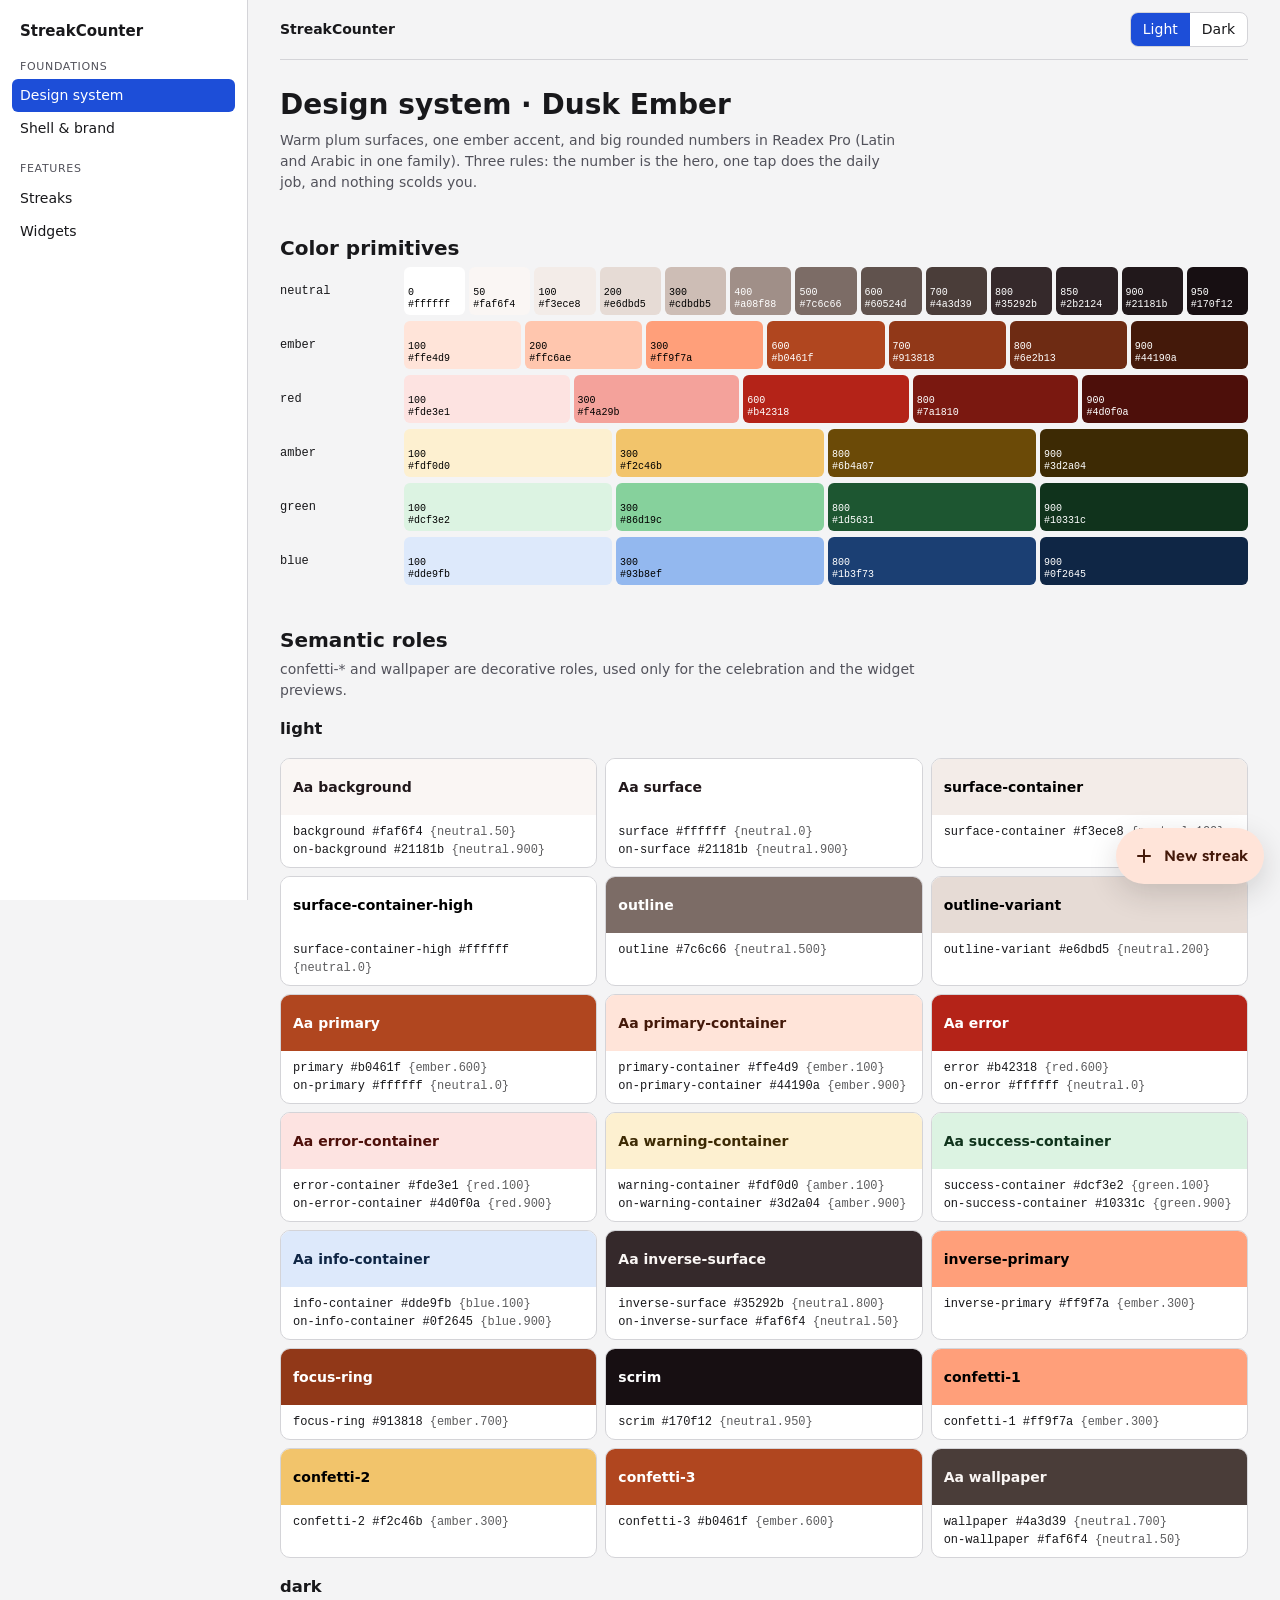
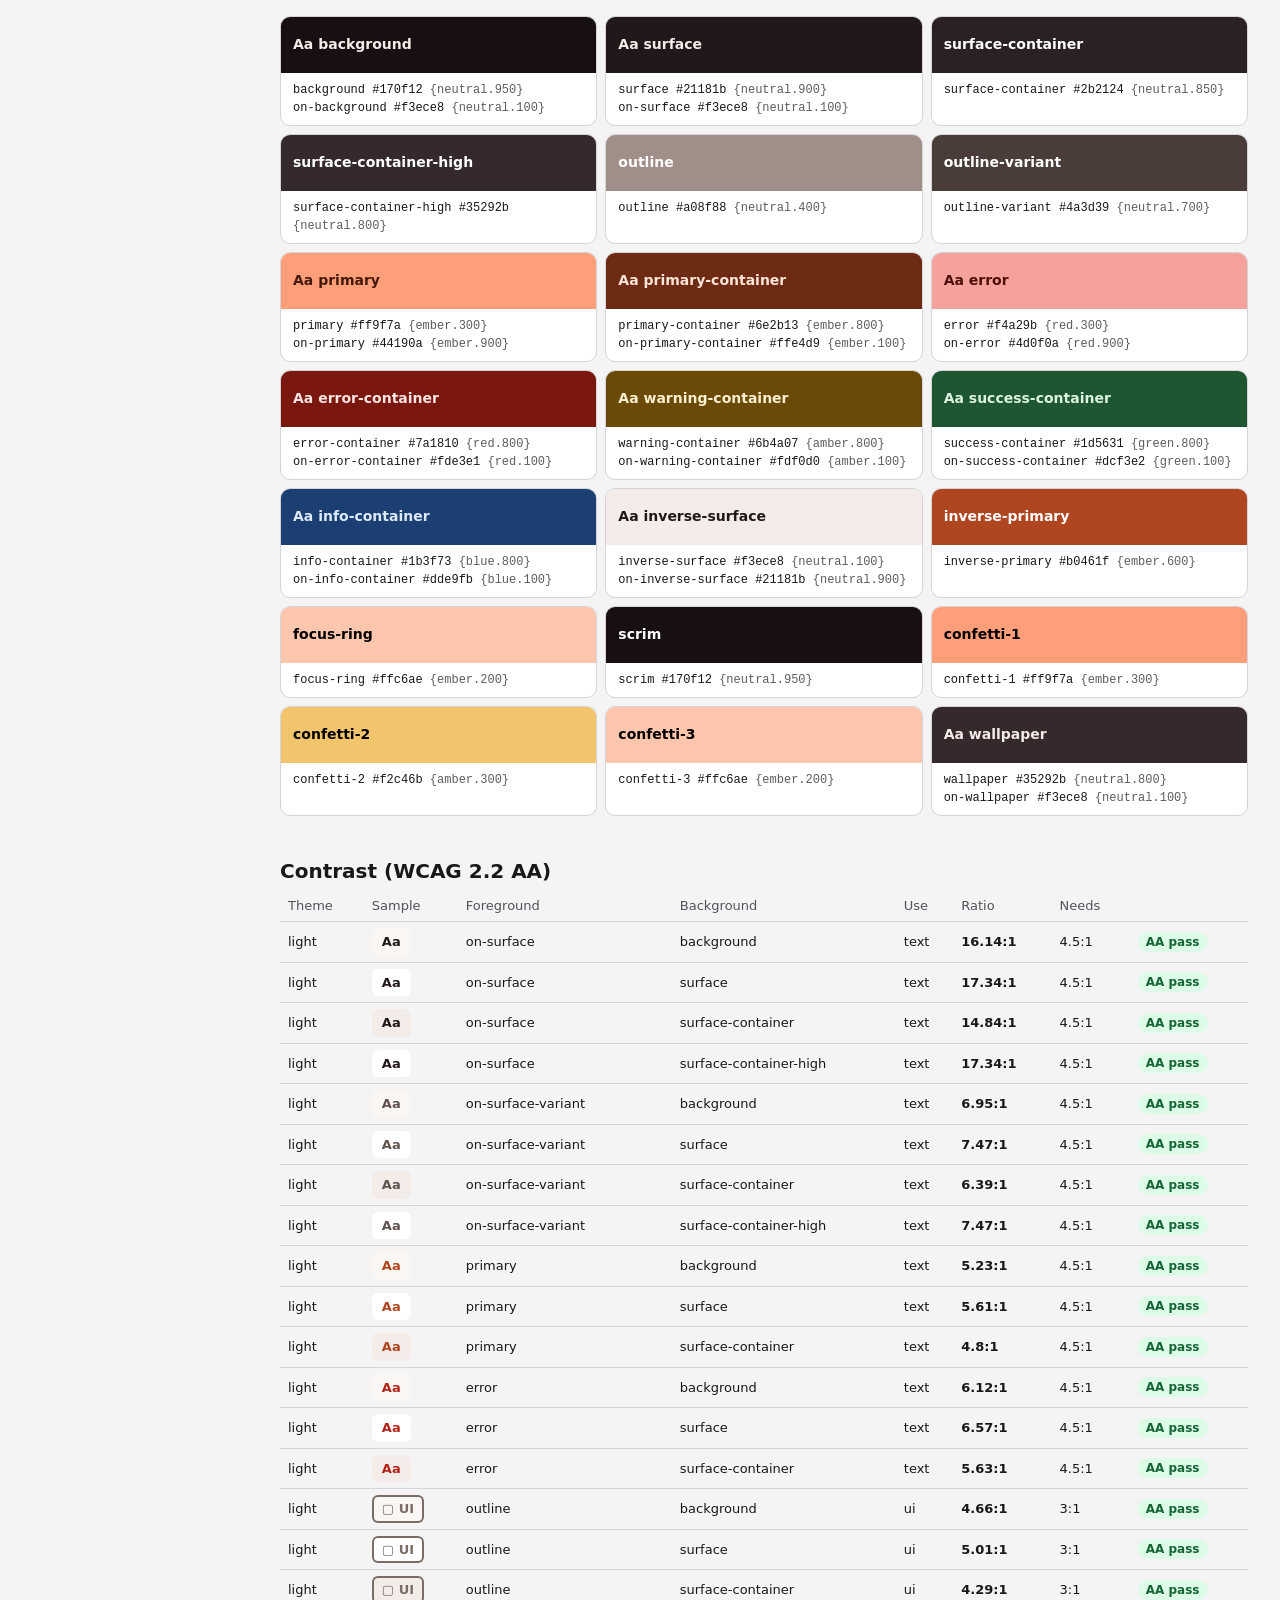
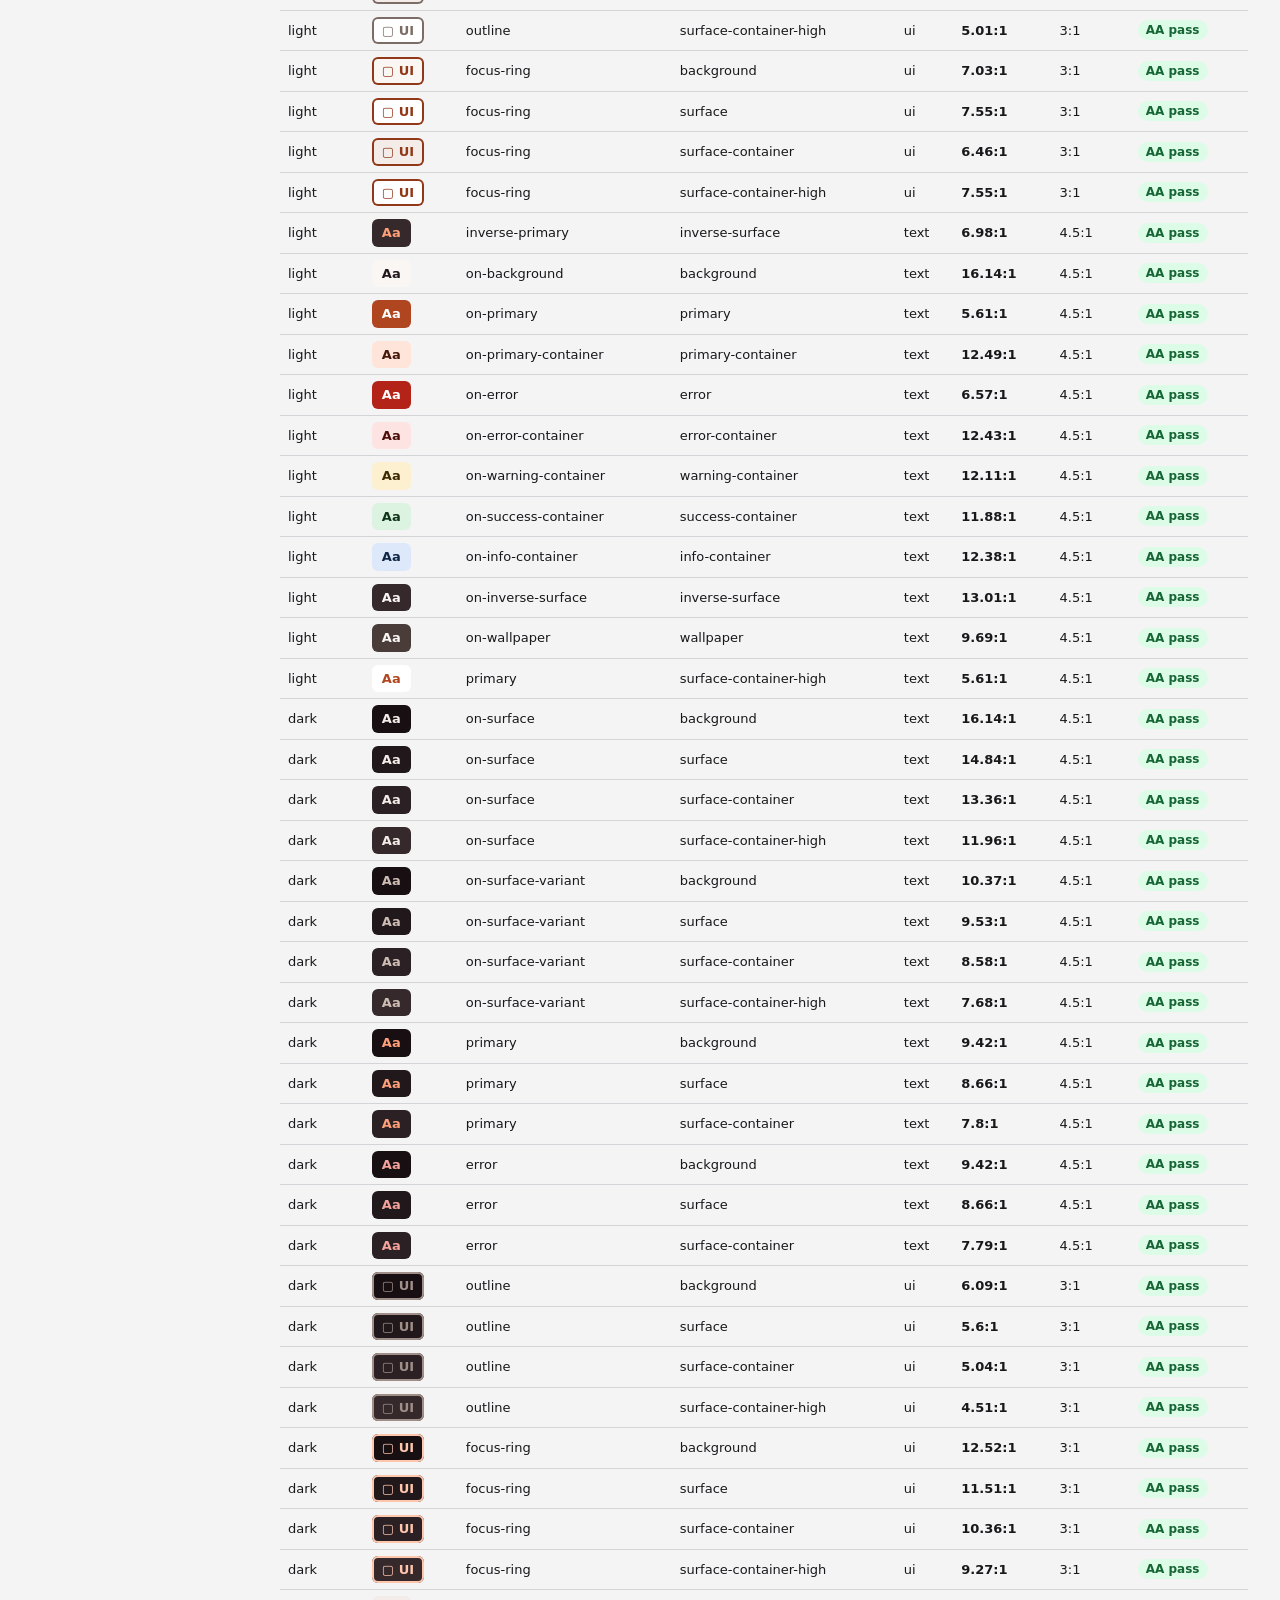
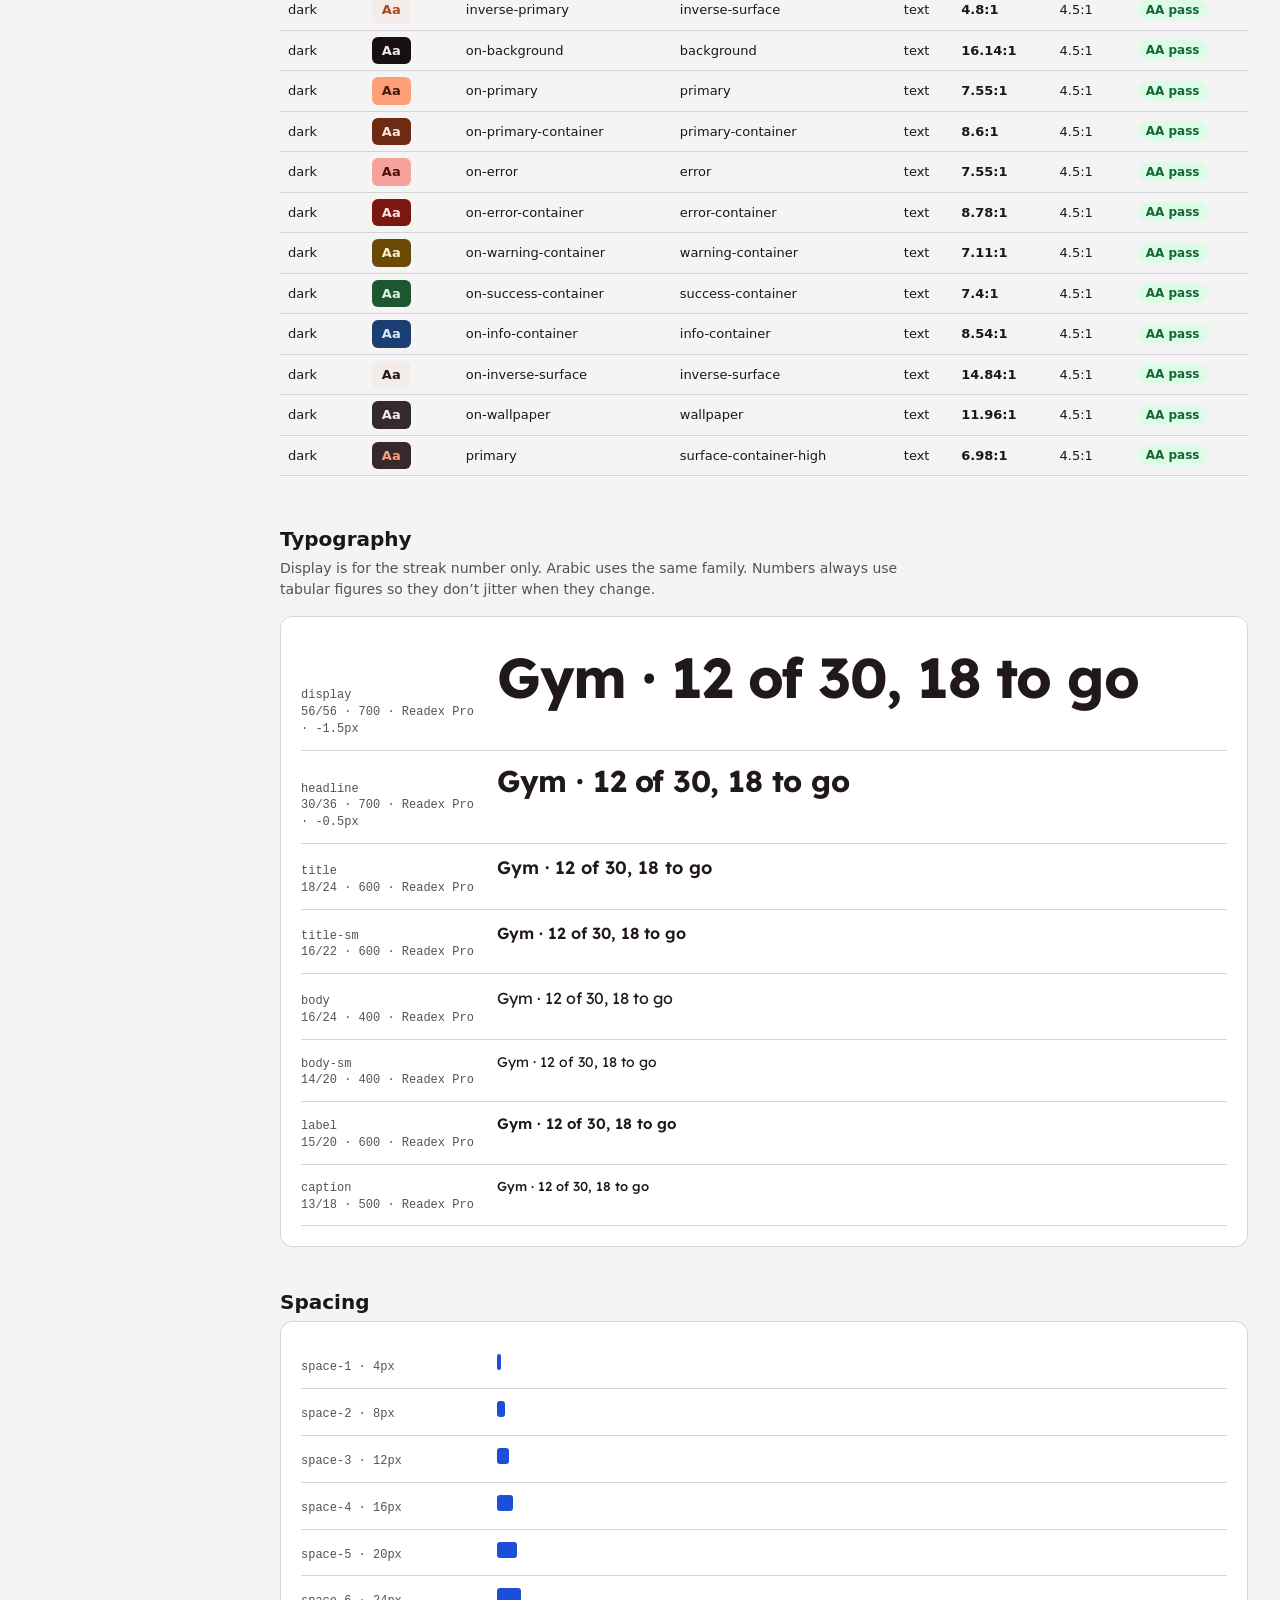
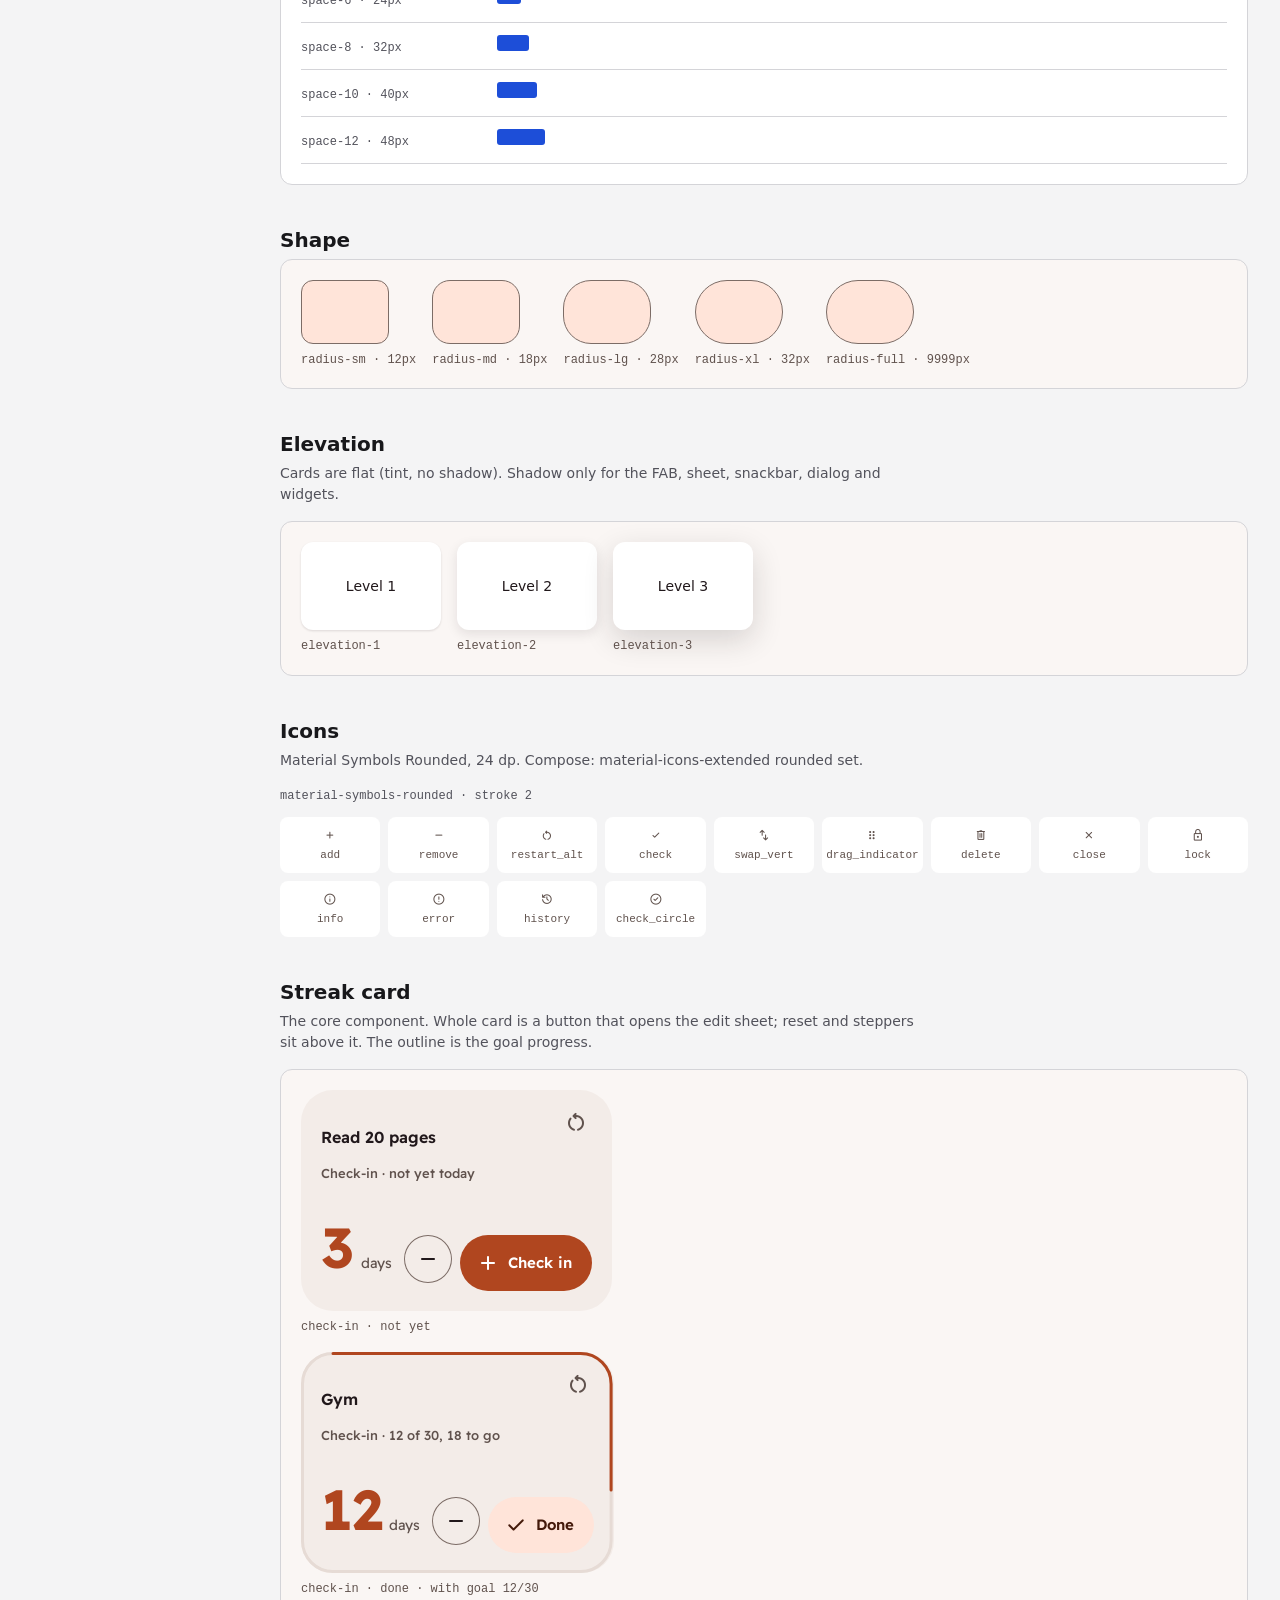
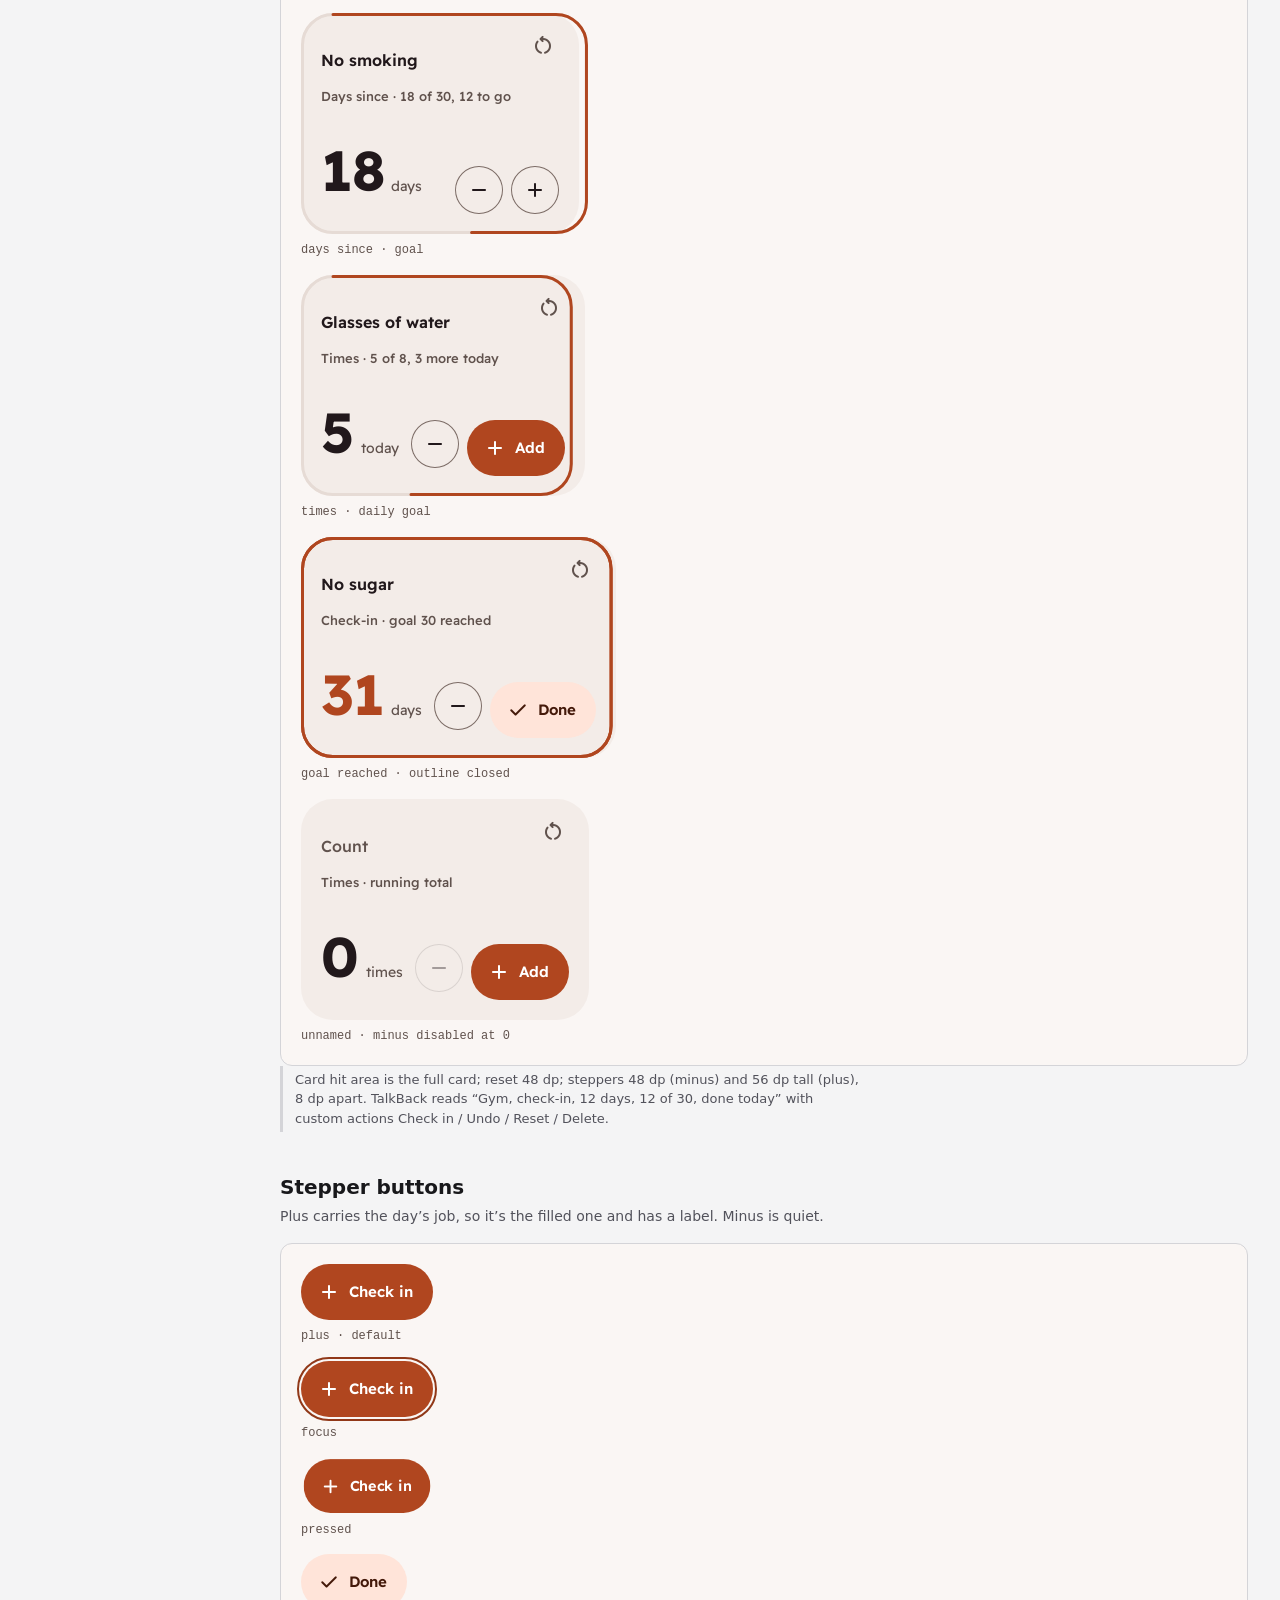
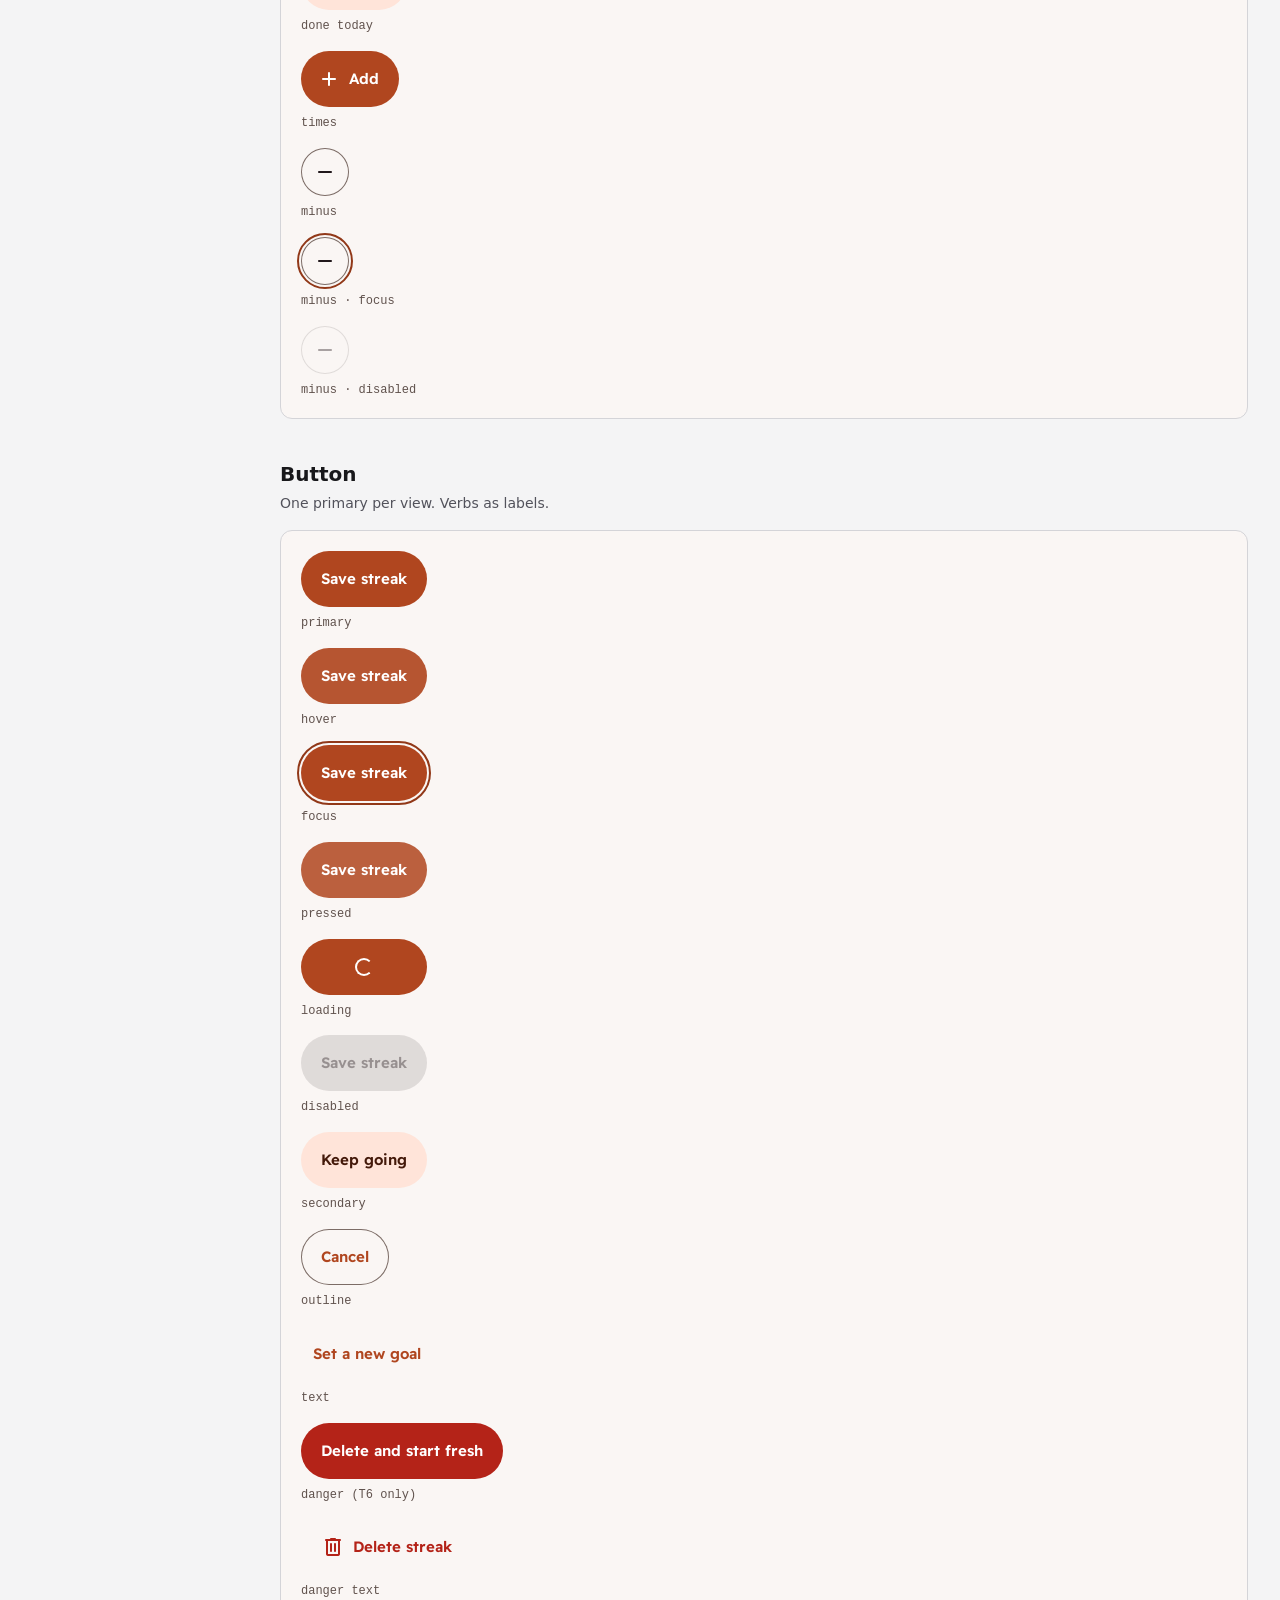
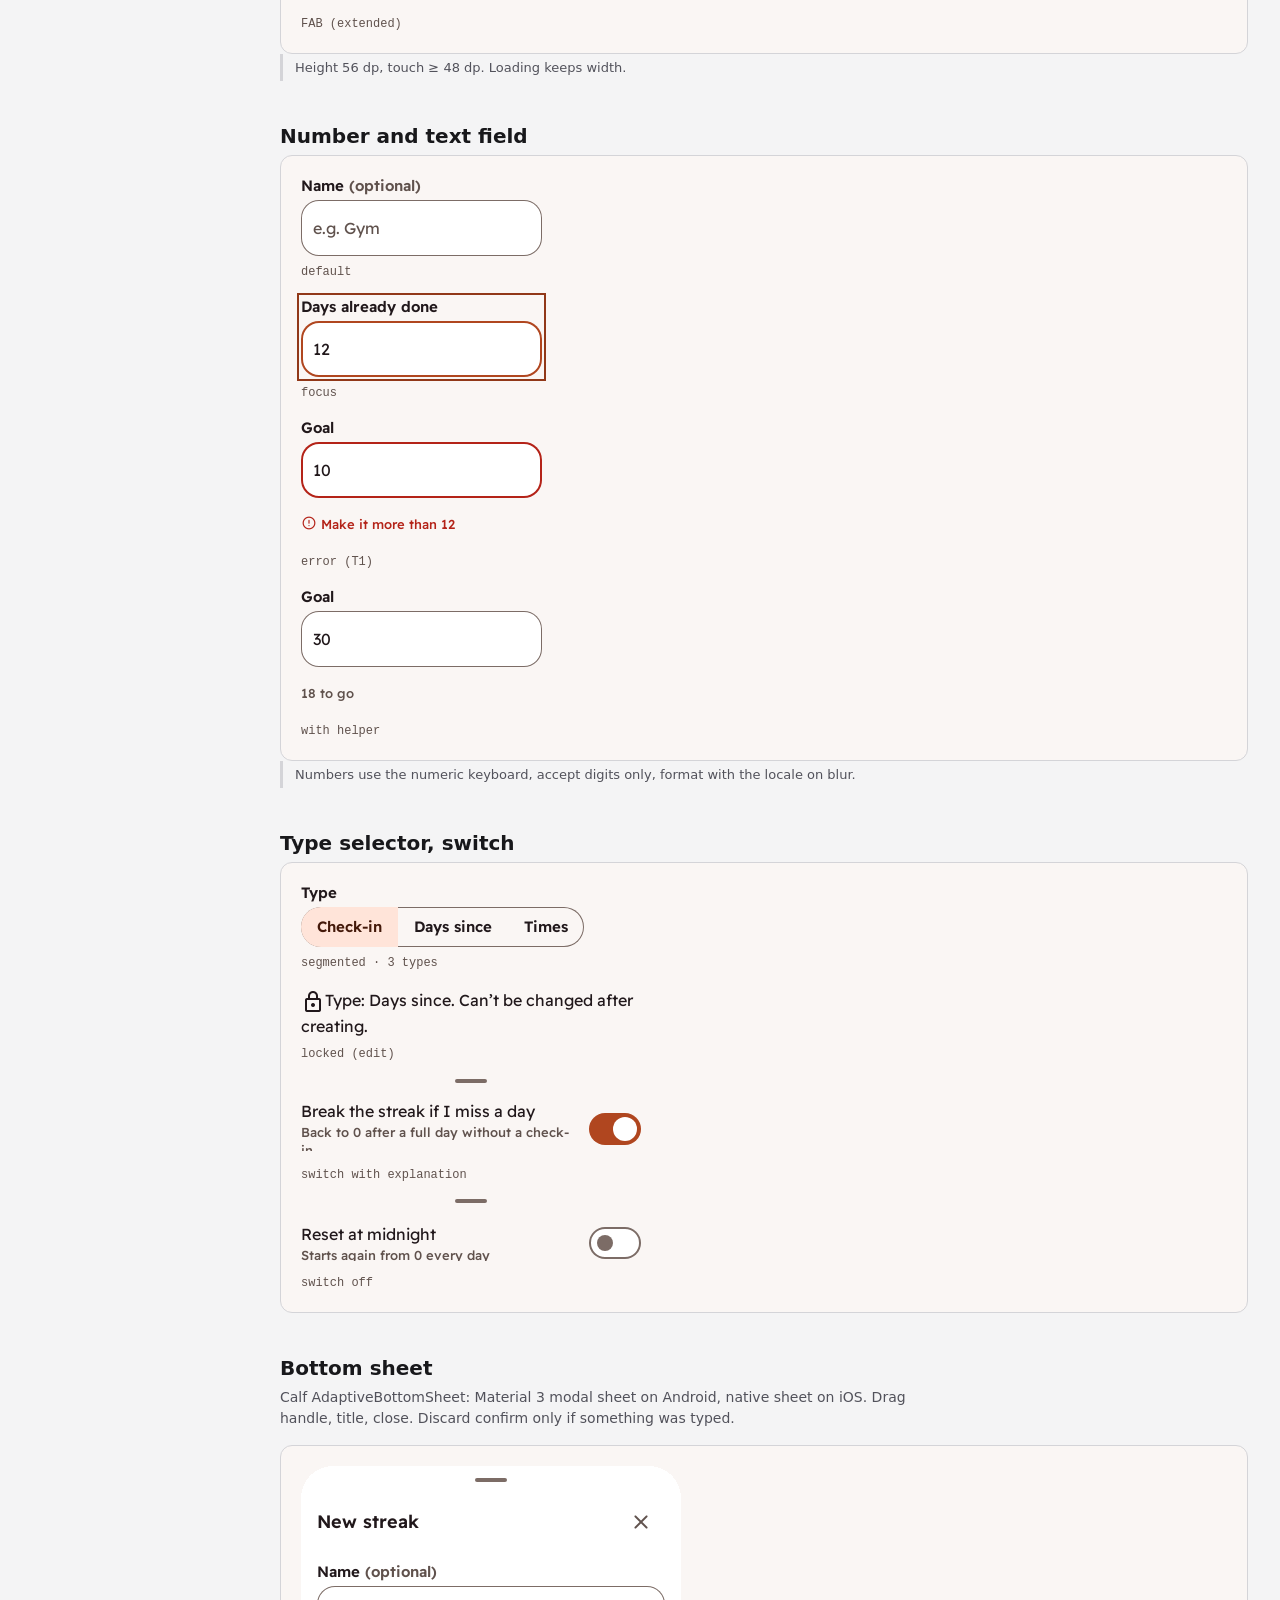
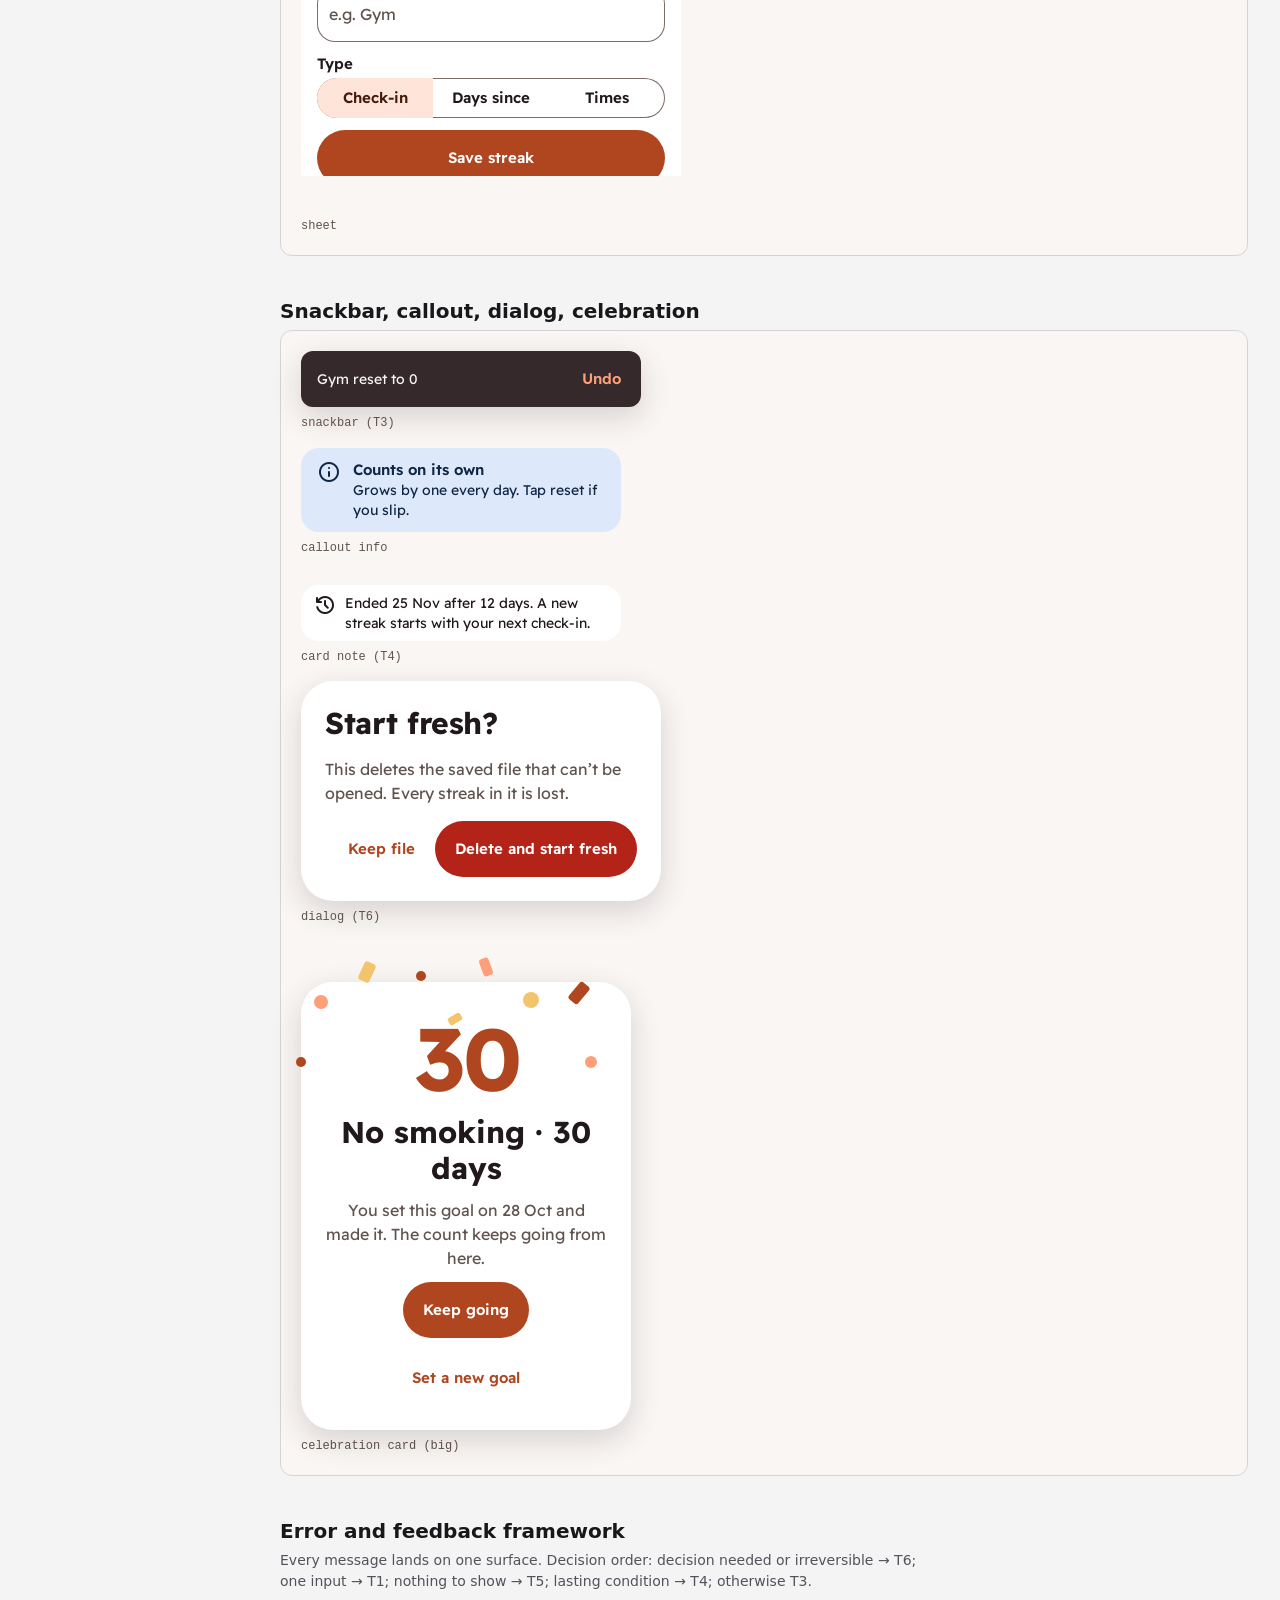
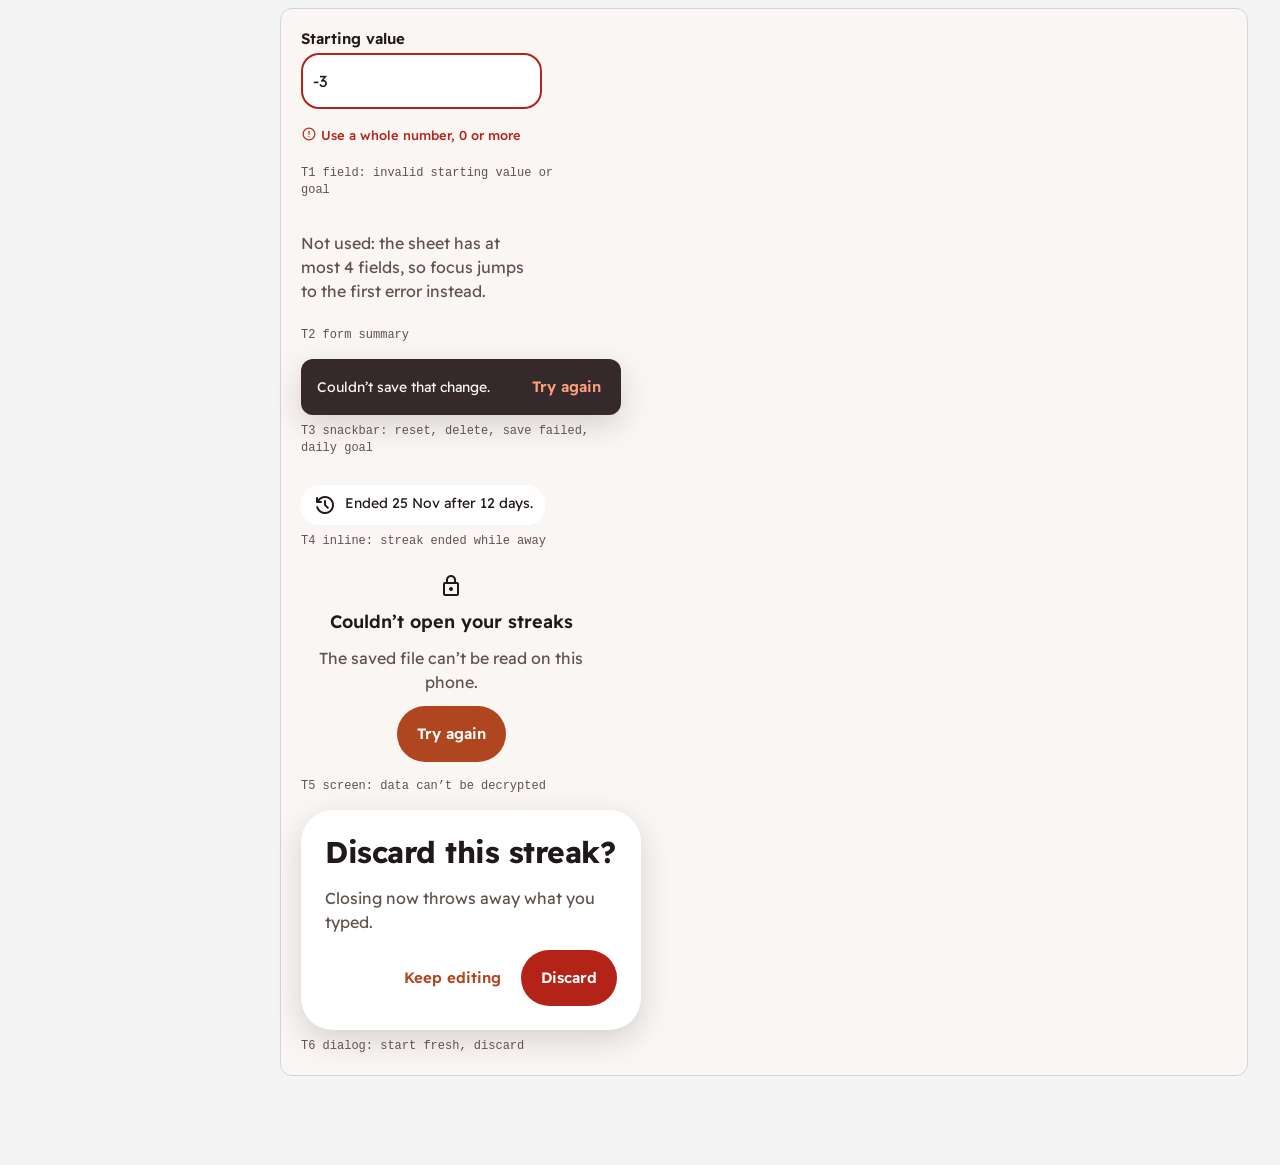
<file: docs/design/design.html>
<!doctype html>
<html lang="en">
<meta charset="utf-8">
<meta name="viewport" content="width=device-width, initial-scale=1, viewport-fit=cover">
<title>StreakCounter Design</title>
<link rel="stylesheet" href="https://fonts.googleapis.com/css2?family=Readex+Pro:wght@400;500;600;700&family=Readex+Pro:wght@400;500;600;700&family=Material+Symbols+Rounded:opsz,wght,FILL,GRAD@20..48,100..700,0..1,-50..200&display=swap">
<style>/*__generated__*/
:root { --font-display: 'Readex Pro', system-ui, sans-serif; --font-body: 'Readex Pro', system-ui, sans-serif; --type-display: 700 56px/56px var(--font-display); --type-display-tracking: -1.5px; --type-headline: 700 30px/36px var(--font-display); --type-headline-tracking: -0.5px; --type-title: 600 18px/24px var(--font-body); --type-title-tracking: 0px; --type-title-sm: 600 16px/22px var(--font-body); --type-title-sm-tracking: 0px; --type-body: 400 16px/24px var(--font-body); --type-body-tracking: 0px; --type-body-sm: 400 14px/20px var(--font-body); --type-body-sm-tracking: 0px; --type-label: 600 15px/20px var(--font-body); --type-label-tracking: 0px; --type-caption: 500 13px/18px var(--font-body); --type-caption-tracking: 0px; --space-1: 4px; --space-2: 8px; --space-3: 12px; --space-4: 16px; --space-5: 20px; --space-6: 24px; --space-8: 32px; --space-10: 40px; --space-12: 48px; --radius-sm: 12px; --radius-md: 18px; --radius-lg: 28px; --radius-xl: 32px; --radius-full: 9999px; --size-control: 56px; --size-touch: 48px; --icon-stroke: 2; --color-background: #faf6f4; --color-on-background: #21181b; --color-surface: #ffffff; --color-on-surface: #21181b; --color-on-surface-variant: #60524d; --color-surface-container: #f3ece8; --color-surface-container-high: #ffffff; --color-outline: #7c6c66; --color-outline-variant: #e6dbd5; --color-primary: #b0461f; --color-on-primary: #ffffff; --color-primary-container: #ffe4d9; --color-on-primary-container: #44190a; --color-error: #b42318; --color-on-error: #ffffff; --color-error-container: #fde3e1; --color-on-error-container: #4d0f0a; --color-warning-container: #fdf0d0; --color-on-warning-container: #3d2a04; --color-success-container: #dcf3e2; --color-on-success-container: #10331c; --color-info-container: #dde9fb; --color-on-info-container: #0f2645; --color-inverse-surface: #35292b; --color-on-inverse-surface: #faf6f4; --color-inverse-primary: #ff9f7a; --color-focus-ring: #913818; --color-scrim: #170f12; --color-confetti-1: #ff9f7a; --color-confetti-2: #f2c46b; --color-confetti-3: #b0461f; --color-wallpaper: #4a3d39; --color-on-wallpaper: #faf6f4; --elevation-1: 0 1px 2px rgba(33,24,27,.08), 0 1px 3px rgba(33,24,27,.06); --elevation-2: 0 4px 12px rgba(33,24,27,.10); --elevation-3: 0 10px 30px rgba(33,24,27,.16); }
@media (prefers-color-scheme: dark) { :root:not([data-theme="light"]) { color-scheme: dark; --color-background: #170f12; --color-on-background: #f3ece8; --color-surface: #21181b; --color-on-surface: #f3ece8; --color-on-surface-variant: #cdbdb5; --color-surface-container: #2b2124; --color-surface-container-high: #35292b; --color-outline: #a08f88; --color-outline-variant: #4a3d39; --color-primary: #ff9f7a; --color-on-primary: #44190a; --color-primary-container: #6e2b13; --color-on-primary-container: #ffe4d9; --color-error: #f4a29b; --color-on-error: #4d0f0a; --color-error-container: #7a1810; --color-on-error-container: #fde3e1; --color-warning-container: #6b4a07; --color-on-warning-container: #fdf0d0; --color-success-container: #1d5631; --color-on-success-container: #dcf3e2; --color-info-container: #1b3f73; --color-on-info-container: #dde9fb; --color-inverse-surface: #f3ece8; --color-on-inverse-surface: #21181b; --color-inverse-primary: #b0461f; --color-focus-ring: #ffc6ae; --color-scrim: #170f12; --color-confetti-1: #ff9f7a; --color-confetti-2: #f2c46b; --color-confetti-3: #ffc6ae; --color-wallpaper: #35292b; --color-on-wallpaper: #f3ece8; --elevation-1: 0 1px 2px rgba(0,0,0,.5); --elevation-2: 0 4px 12px rgba(0,0,0,.55); --elevation-3: 0 10px 30px rgba(0,0,0,.6); } }
:root[data-theme="dark"] { color-scheme: dark; --color-background: #170f12; --color-on-background: #f3ece8; --color-surface: #21181b; --color-on-surface: #f3ece8; --color-on-surface-variant: #cdbdb5; --color-surface-container: #2b2124; --color-surface-container-high: #35292b; --color-outline: #a08f88; --color-outline-variant: #4a3d39; --color-primary: #ff9f7a; --color-on-primary: #44190a; --color-primary-container: #6e2b13; --color-on-primary-container: #ffe4d9; --color-error: #f4a29b; --color-on-error: #4d0f0a; --color-error-container: #7a1810; --color-on-error-container: #fde3e1; --color-warning-container: #6b4a07; --color-on-warning-container: #fdf0d0; --color-success-container: #1d5631; --color-on-success-container: #dcf3e2; --color-info-container: #1b3f73; --color-on-info-container: #dde9fb; --color-inverse-surface: #f3ece8; --color-on-inverse-surface: #21181b; --color-inverse-primary: #b0461f; --color-focus-ring: #ffc6ae; --color-scrim: #170f12; --color-confetti-1: #ff9f7a; --color-confetti-2: #f2c46b; --color-confetti-3: #ffc6ae; --color-wallpaper: #35292b; --color-on-wallpaper: #f3ece8; --elevation-1: 0 1px 2px rgba(0,0,0,.5); --elevation-2: 0 4px 12px rgba(0,0,0,.55); --elevation-3: 0 10px 30px rgba(0,0,0,.6); }
[data-theme-panel="dark"]:not(#_) { color-scheme: dark; --color-background: #170f12; --color-on-background: #f3ece8; --color-surface: #21181b; --color-on-surface: #f3ece8; --color-on-surface-variant: #cdbdb5; --color-surface-container: #2b2124; --color-surface-container-high: #35292b; --color-outline: #a08f88; --color-outline-variant: #4a3d39; --color-primary: #ff9f7a; --color-on-primary: #44190a; --color-primary-container: #6e2b13; --color-on-primary-container: #ffe4d9; --color-error: #f4a29b; --color-on-error: #4d0f0a; --color-error-container: #7a1810; --color-on-error-container: #fde3e1; --color-warning-container: #6b4a07; --color-on-warning-container: #fdf0d0; --color-success-container: #1d5631; --color-on-success-container: #dcf3e2; --color-info-container: #1b3f73; --color-on-info-container: #dde9fb; --color-inverse-surface: #f3ece8; --color-on-inverse-surface: #21181b; --color-inverse-primary: #b0461f; --color-focus-ring: #ffc6ae; --color-scrim: #170f12; --color-confetti-1: #ff9f7a; --color-confetti-2: #f2c46b; --color-confetti-3: #ffc6ae; --color-wallpaper: #35292b; --color-on-wallpaper: #f3ece8; --elevation-1: 0 1px 2px rgba(0,0,0,.5); --elevation-2: 0 4px 12px rgba(0,0,0,.55); --elevation-3: 0 10px 30px rgba(0,0,0,.6); }
[data-theme-panel="light"]:not(#_) { color-scheme: light; --color-background: #faf6f4; --color-on-background: #21181b; --color-surface: #ffffff; --color-on-surface: #21181b; --color-on-surface-variant: #60524d; --color-surface-container: #f3ece8; --color-surface-container-high: #ffffff; --color-outline: #7c6c66; --color-outline-variant: #e6dbd5; --color-primary: #b0461f; --color-on-primary: #ffffff; --color-primary-container: #ffe4d9; --color-on-primary-container: #44190a; --color-error: #b42318; --color-on-error: #ffffff; --color-error-container: #fde3e1; --color-on-error-container: #4d0f0a; --color-warning-container: #fdf0d0; --color-on-warning-container: #3d2a04; --color-success-container: #dcf3e2; --color-on-success-container: #10331c; --color-info-container: #dde9fb; --color-on-info-container: #0f2645; --color-inverse-surface: #35292b; --color-on-inverse-surface: #faf6f4; --color-inverse-primary: #ff9f7a; --color-focus-ring: #913818; --color-scrim: #170f12; --color-confetti-1: #ff9f7a; --color-confetti-2: #f2c46b; --color-confetti-3: #b0461f; --color-wallpaper: #4a3d39; --color-on-wallpaper: #faf6f4; --elevation-1: 0 1px 2px rgba(33,24,27,.08), 0 1px 3px rgba(33,24,27,.06); --elevation-2: 0 4px 12px rgba(33,24,27,.10); --elevation-3: 0 10px 30px rgba(33,24,27,.16); }
.t-display { font: var(--type-display); letter-spacing: var(--type-display-tracking); }
.t-headline { font: var(--type-headline); letter-spacing: var(--type-headline-tracking); }
.t-title { font: var(--type-title); letter-spacing: var(--type-title-tracking); }
.t-title-sm { font: var(--type-title-sm); letter-spacing: var(--type-title-sm-tracking); }
.t-body { font: var(--type-body); letter-spacing: var(--type-body-tracking); }
.t-body-sm { font: var(--type-body-sm); letter-spacing: var(--type-body-sm-tracking); }
.t-label { font: var(--type-label); letter-spacing: var(--type-label-tracking); }
.t-caption { font: var(--type-caption); letter-spacing: var(--type-caption-tracking); }
/*__end_generated__*/</style>
<script type="application/json" id="tokens">{"meta": {"name": "Dusk Ember", "rationale": "Bolder: giant rounded numbers glowing ember on dusky plum. Warm encouragement you can read from across the room.", "themes": ["light", "dark"]}, "themes": ["light", "dark"], "scope": null, "primitives": {"neutral": {"0": "#ffffff", "50": "#faf6f4", "100": "#f3ece8", "200": "#e6dbd5", "300": "#cdbdb5", "400": "#a08f88", "500": "#7c6c66", "600": "#60524d", "700": "#4a3d39", "800": "#35292b", "850": "#2b2124", "900": "#21181b", "950": "#170f12"}, "ember": {"100": "#ffe4d9", "200": "#ffc6ae", "300": "#ff9f7a", "600": "#b0461f", "700": "#913818", "800": "#6e2b13", "900": "#44190a"}, "red": {"100": "#fde3e1", "300": "#f4a29b", "600": "#b42318", "800": "#7a1810", "900": "#4d0f0a"}, "amber": {"100": "#fdf0d0", "300": "#f2c46b", "800": "#6b4a07", "900": "#3d2a04"}, "green": {"100": "#dcf3e2", "300": "#86d19c", "800": "#1d5631", "900": "#10331c"}, "blue": {"100": "#dde9fb", "300": "#93b8ef", "800": "#1b3f73", "900": "#0f2645"}}, "roles": {"light": {"background": "{neutral.50}", "on-background": "{neutral.900}", "surface": "{neutral.0}", "on-surface": "{neutral.900}", "on-surface-variant": "{neutral.600}", "surface-container": "{neutral.100}", "surface-container-high": "{neutral.0}", "outline": "{neutral.500}", "outline-variant": "{neutral.200}", "primary": "{ember.600}", "on-primary": "{neutral.0}", "primary-container": "{ember.100}", "on-primary-container": "{ember.900}", "error": "{red.600}", "on-error": "{neutral.0}", "error-container": "{red.100}", "on-error-container": "{red.900}", "warning-container": "{amber.100}", "on-warning-container": "{amber.900}", "success-container": "{green.100}", "on-success-container": "{green.900}", "info-container": "{blue.100}", "on-info-container": "{blue.900}", "inverse-surface": "{neutral.800}", "on-inverse-surface": "{neutral.50}", "inverse-primary": "{ember.300}", "focus-ring": "{ember.700}", "scrim": "{neutral.950}", "confetti-1": "{ember.300}", "confetti-2": "{amber.300}", "confetti-3": "{ember.600}", "wallpaper": "{neutral.700}", "on-wallpaper": "{neutral.50}"}, "dark": {"background": "{neutral.950}", "on-background": "{neutral.100}", "surface": "{neutral.900}", "on-surface": "{neutral.100}", "on-surface-variant": "{neutral.300}", "surface-container": "{neutral.850}", "surface-container-high": "{neutral.800}", "outline": "{neutral.400}", "outline-variant": "{neutral.700}", "primary": "{ember.300}", "on-primary": "{ember.900}", "primary-container": "{ember.800}", "on-primary-container": "{ember.100}", "error": "{red.300}", "on-error": "{red.900}", "error-container": "{red.800}", "on-error-container": "{red.100}", "warning-container": "{amber.800}", "on-warning-container": "{amber.100}", "success-container": "{green.800}", "on-success-container": "{green.100}", "info-container": "{blue.800}", "on-info-container": "{blue.100}", "inverse-surface": "{neutral.100}", "on-inverse-surface": "{neutral.900}", "inverse-primary": "{ember.600}", "focus-ring": "{ember.200}", "scrim": "{neutral.950}", "confetti-1": "{ember.300}", "confetti-2": "{amber.300}", "confetti-3": "{ember.200}", "wallpaper": "{neutral.800}", "on-wallpaper": "{neutral.100}"}}, "resolved": {"light": {"background": "#faf6f4", "on-background": "#21181b", "surface": "#ffffff", "on-surface": "#21181b", "on-surface-variant": "#60524d", "surface-container": "#f3ece8", "surface-container-high": "#ffffff", "outline": "#7c6c66", "outline-variant": "#e6dbd5", "primary": "#b0461f", "on-primary": "#ffffff", "primary-container": "#ffe4d9", "on-primary-container": "#44190a", "error": "#b42318", "on-error": "#ffffff", "error-container": "#fde3e1", "on-error-container": "#4d0f0a", "warning-container": "#fdf0d0", "on-warning-container": "#3d2a04", "success-container": "#dcf3e2", "on-success-container": "#10331c", "info-container": "#dde9fb", "on-info-container": "#0f2645", "inverse-surface": "#35292b", "on-inverse-surface": "#faf6f4", "inverse-primary": "#ff9f7a", "focus-ring": "#913818", "scrim": "#170f12", "confetti-1": "#ff9f7a", "confetti-2": "#f2c46b", "confetti-3": "#b0461f", "wallpaper": "#4a3d39", "on-wallpaper": "#faf6f4"}, "dark": {"background": "#170f12", "on-background": "#f3ece8", "surface": "#21181b", "on-surface": "#f3ece8", "on-surface-variant": "#cdbdb5", "surface-container": "#2b2124", "surface-container-high": "#35292b", "outline": "#a08f88", "outline-variant": "#4a3d39", "primary": "#ff9f7a", "on-primary": "#44190a", "primary-container": "#6e2b13", "on-primary-container": "#ffe4d9", "error": "#f4a29b", "on-error": "#4d0f0a", "error-container": "#7a1810", "on-error-container": "#fde3e1", "warning-container": "#6b4a07", "on-warning-container": "#fdf0d0", "success-container": "#1d5631", "on-success-container": "#dcf3e2", "info-container": "#1b3f73", "on-info-container": "#dde9fb", "inverse-surface": "#f3ece8", "on-inverse-surface": "#21181b", "inverse-primary": "#b0461f", "focus-ring": "#ffc6ae", "scrim": "#170f12", "confetti-1": "#ff9f7a", "confetti-2": "#f2c46b", "confetti-3": "#ffc6ae", "wallpaper": "#35292b", "on-wallpaper": "#f3ece8"}}, "font": {"display": {"family": "Readex Pro", "fallback": "system-ui, sans-serif", "google": "Readex Pro:wght@400;500;600;700"}, "body": {"family": "Readex Pro", "fallback": "system-ui, sans-serif", "google": "Readex Pro:wght@400;500;600;700"}}, "type": {"display": {"font": "display", "size": 56, "line": 56, "weight": 700, "tracking": -1.5}, "headline": {"font": "display", "size": 30, "line": 36, "weight": 700, "tracking": -0.5}, "title": {"font": "body", "size": 18, "line": 24, "weight": 600}, "title-sm": {"font": "body", "size": 16, "line": 22, "weight": 600}, "body": {"font": "body", "size": 16, "line": 24, "weight": 400}, "body-sm": {"font": "body", "size": 14, "line": 20, "weight": 400}, "label": {"font": "body", "size": 15, "line": 20, "weight": 600}, "caption": {"font": "body", "size": 13, "line": 18, "weight": 500}}, "space": {"1": 4, "2": 8, "3": 12, "4": 16, "5": 20, "6": 24, "8": 32, "10": 40, "12": 48}, "radius": {"sm": 12, "md": 18, "lg": 28, "xl": 32, "full": 9999}, "size": {"control": 56, "touch": 48}, "elevation": {"light": {"1": "0 1px 2px rgba(33,24,27,.08), 0 1px 3px rgba(33,24,27,.06)", "2": "0 4px 12px rgba(33,24,27,.10)", "3": "0 10px 30px rgba(33,24,27,.16)"}, "dark": {"1": "0 1px 2px rgba(0,0,0,.5)", "2": "0 4px 12px rgba(0,0,0,.55)", "3": "0 10px 30px rgba(0,0,0,.6)"}}, "icons": {"set": "material-symbols-rounded", "stroke": 2}, "contrast": [{"theme": "light", "fg": "on-surface", "bg": "background", "use": "text", "fgHex": "#21181b", "bgHex": "#faf6f4", "ratio": 16.14, "required": 4.5, "pass": true}, {"theme": "light", "fg": "on-surface", "bg": "surface", "use": "text", "fgHex": "#21181b", "bgHex": "#ffffff", "ratio": 17.34, "required": 4.5, "pass": true}, {"theme": "light", "fg": "on-surface", "bg": "surface-container", "use": "text", "fgHex": "#21181b", "bgHex": "#f3ece8", "ratio": 14.84, "required": 4.5, "pass": true}, {"theme": "light", "fg": "on-surface", "bg": "surface-container-high", "use": "text", "fgHex": "#21181b", "bgHex": "#ffffff", "ratio": 17.34, "required": 4.5, "pass": true}, {"theme": "light", "fg": "on-surface-variant", "bg": "background", "use": "text", "fgHex": "#60524d", "bgHex": "#faf6f4", "ratio": 6.95, "required": 4.5, "pass": true}, {"theme": "light", "fg": "on-surface-variant", "bg": "surface", "use": "text", "fgHex": "#60524d", "bgHex": "#ffffff", "ratio": 7.47, "required": 4.5, "pass": true}, {"theme": "light", "fg": "on-surface-variant", "bg": "surface-container", "use": "text", "fgHex": "#60524d", "bgHex": "#f3ece8", "ratio": 6.39, "required": 4.5, "pass": true}, {"theme": "light", "fg": "on-surface-variant", "bg": "surface-container-high", "use": "text", "fgHex": "#60524d", "bgHex": "#ffffff", "ratio": 7.47, "required": 4.5, "pass": true}, {"theme": "light", "fg": "primary", "bg": "background", "use": "text", "fgHex": "#b0461f", "bgHex": "#faf6f4", "ratio": 5.23, "required": 4.5, "pass": true}, {"theme": "light", "fg": "primary", "bg": "surface", "use": "text", "fgHex": "#b0461f", "bgHex": "#ffffff", "ratio": 5.61, "required": 4.5, "pass": true}, {"theme": "light", "fg": "primary", "bg": "surface-container", "use": "text", "fgHex": "#b0461f", "bgHex": "#f3ece8", "ratio": 4.8, "required": 4.5, "pass": true}, {"theme": "light", "fg": "error", "bg": "background", "use": "text", "fgHex": "#b42318", "bgHex": "#faf6f4", "ratio": 6.12, "required": 4.5, "pass": true}, {"theme": "light", "fg": "error", "bg": "surface", "use": "text", "fgHex": "#b42318", "bgHex": "#ffffff", "ratio": 6.57, "required": 4.5, "pass": true}, {"theme": "light", "fg": "error", "bg": "surface-container", "use": "text", "fgHex": "#b42318", "bgHex": "#f3ece8", "ratio": 5.63, "required": 4.5, "pass": true}, {"theme": "light", "fg": "outline", "bg": "background", "use": "ui", "fgHex": "#7c6c66", "bgHex": "#faf6f4", "ratio": 4.66, "required": 3.0, "pass": true}, {"theme": "light", "fg": "outline", "bg": "surface", "use": "ui", "fgHex": "#7c6c66", "bgHex": "#ffffff", "ratio": 5.01, "required": 3.0, "pass": true}, {"theme": "light", "fg": "outline", "bg": "surface-container", "use": "ui", "fgHex": "#7c6c66", "bgHex": "#f3ece8", "ratio": 4.29, "required": 3.0, "pass": true}, {"theme": "light", "fg": "outline", "bg": "surface-container-high", "use": "ui", "fgHex": "#7c6c66", "bgHex": "#ffffff", "ratio": 5.01, "required": 3.0, "pass": true}, {"theme": "light", "fg": "focus-ring", "bg": "background", "use": "ui", "fgHex": "#913818", "bgHex": "#faf6f4", "ratio": 7.03, "required": 3.0, "pass": true}, {"theme": "light", "fg": "focus-ring", "bg": "surface", "use": "ui", "fgHex": "#913818", "bgHex": "#ffffff", "ratio": 7.55, "required": 3.0, "pass": true}, {"theme": "light", "fg": "focus-ring", "bg": "surface-container", "use": "ui", "fgHex": "#913818", "bgHex": "#f3ece8", "ratio": 6.46, "required": 3.0, "pass": true}, {"theme": "light", "fg": "focus-ring", "bg": "surface-container-high", "use": "ui", "fgHex": "#913818", "bgHex": "#ffffff", "ratio": 7.55, "required": 3.0, "pass": true}, {"theme": "light", "fg": "inverse-primary", "bg": "inverse-surface", "use": "text", "fgHex": "#ff9f7a", "bgHex": "#35292b", "ratio": 6.98, "required": 4.5, "pass": true}, {"theme": "light", "fg": "on-background", "bg": "background", "use": "text", "fgHex": "#21181b", "bgHex": "#faf6f4", "ratio": 16.14, "required": 4.5, "pass": true}, {"theme": "light", "fg": "on-primary", "bg": "primary", "use": "text", "fgHex": "#ffffff", "bgHex": "#b0461f", "ratio": 5.61, "required": 4.5, "pass": true}, {"theme": "light", "fg": "on-primary-container", "bg": "primary-container", "use": "text", "fgHex": "#44190a", "bgHex": "#ffe4d9", "ratio": 12.49, "required": 4.5, "pass": true}, {"theme": "light", "fg": "on-error", "bg": "error", "use": "text", "fgHex": "#ffffff", "bgHex": "#b42318", "ratio": 6.57, "required": 4.5, "pass": true}, {"theme": "light", "fg": "on-error-container", "bg": "error-container", "use": "text", "fgHex": "#4d0f0a", "bgHex": "#fde3e1", "ratio": 12.43, "required": 4.5, "pass": true}, {"theme": "light", "fg": "on-warning-container", "bg": "warning-container", "use": "text", "fgHex": "#3d2a04", "bgHex": "#fdf0d0", "ratio": 12.11, "required": 4.5, "pass": true}, {"theme": "light", "fg": "on-success-container", "bg": "success-container", "use": "text", "fgHex": "#10331c", "bgHex": "#dcf3e2", "ratio": 11.88, "required": 4.5, "pass": true}, {"theme": "light", "fg": "on-info-container", "bg": "info-container", "use": "text", "fgHex": "#0f2645", "bgHex": "#dde9fb", "ratio": 12.38, "required": 4.5, "pass": true}, {"theme": "light", "fg": "on-inverse-surface", "bg": "inverse-surface", "use": "text", "fgHex": "#faf6f4", "bgHex": "#35292b", "ratio": 13.01, "required": 4.5, "pass": true}, {"theme": "light", "fg": "on-wallpaper", "bg": "wallpaper", "use": "text", "fgHex": "#faf6f4", "bgHex": "#4a3d39", "ratio": 9.69, "required": 4.5, "pass": true}, {"theme": "light", "fg": "primary", "bg": "surface-container-high", "use": "text", "fgHex": "#b0461f", "bgHex": "#ffffff", "ratio": 5.61, "required": 4.5, "pass": true}, {"theme": "dark", "fg": "on-surface", "bg": "background", "use": "text", "fgHex": "#f3ece8", "bgHex": "#170f12", "ratio": 16.14, "required": 4.5, "pass": true}, {"theme": "dark", "fg": "on-surface", "bg": "surface", "use": "text", "fgHex": "#f3ece8", "bgHex": "#21181b", "ratio": 14.84, "required": 4.5, "pass": true}, {"theme": "dark", "fg": "on-surface", "bg": "surface-container", "use": "text", "fgHex": "#f3ece8", "bgHex": "#2b2124", "ratio": 13.36, "required": 4.5, "pass": true}, {"theme": "dark", "fg": "on-surface", "bg": "surface-container-high", "use": "text", "fgHex": "#f3ece8", "bgHex": "#35292b", "ratio": 11.96, "required": 4.5, "pass": true}, {"theme": "dark", "fg": "on-surface-variant", "bg": "background", "use": "text", "fgHex": "#cdbdb5", "bgHex": "#170f12", "ratio": 10.37, "required": 4.5, "pass": true}, {"theme": "dark", "fg": "on-surface-variant", "bg": "surface", "use": "text", "fgHex": "#cdbdb5", "bgHex": "#21181b", "ratio": 9.53, "required": 4.5, "pass": true}, {"theme": "dark", "fg": "on-surface-variant", "bg": "surface-container", "use": "text", "fgHex": "#cdbdb5", "bgHex": "#2b2124", "ratio": 8.58, "required": 4.5, "pass": true}, {"theme": "dark", "fg": "on-surface-variant", "bg": "surface-container-high", "use": "text", "fgHex": "#cdbdb5", "bgHex": "#35292b", "ratio": 7.68, "required": 4.5, "pass": true}, {"theme": "dark", "fg": "primary", "bg": "background", "use": "text", "fgHex": "#ff9f7a", "bgHex": "#170f12", "ratio": 9.42, "required": 4.5, "pass": true}, {"theme": "dark", "fg": "primary", "bg": "surface", "use": "text", "fgHex": "#ff9f7a", "bgHex": "#21181b", "ratio": 8.66, "required": 4.5, "pass": true}, {"theme": "dark", "fg": "primary", "bg": "surface-container", "use": "text", "fgHex": "#ff9f7a", "bgHex": "#2b2124", "ratio": 7.8, "required": 4.5, "pass": true}, {"theme": "dark", "fg": "error", "bg": "background", "use": "text", "fgHex": "#f4a29b", "bgHex": "#170f12", "ratio": 9.42, "required": 4.5, "pass": true}, {"theme": "dark", "fg": "error", "bg": "surface", "use": "text", "fgHex": "#f4a29b", "bgHex": "#21181b", "ratio": 8.66, "required": 4.5, "pass": true}, {"theme": "dark", "fg": "error", "bg": "surface-container", "use": "text", "fgHex": "#f4a29b", "bgHex": "#2b2124", "ratio": 7.79, "required": 4.5, "pass": true}, {"theme": "dark", "fg": "outline", "bg": "background", "use": "ui", "fgHex": "#a08f88", "bgHex": "#170f12", "ratio": 6.09, "required": 3.0, "pass": true}, {"theme": "dark", "fg": "outline", "bg": "surface", "use": "ui", "fgHex": "#a08f88", "bgHex": "#21181b", "ratio": 5.6, "required": 3.0, "pass": true}, {"theme": "dark", "fg": "outline", "bg": "surface-container", "use": "ui", "fgHex": "#a08f88", "bgHex": "#2b2124", "ratio": 5.04, "required": 3.0, "pass": true}, {"theme": "dark", "fg": "outline", "bg": "surface-container-high", "use": "ui", "fgHex": "#a08f88", "bgHex": "#35292b", "ratio": 4.51, "required": 3.0, "pass": true}, {"theme": "dark", "fg": "focus-ring", "bg": "background", "use": "ui", "fgHex": "#ffc6ae", "bgHex": "#170f12", "ratio": 12.52, "required": 3.0, "pass": true}, {"theme": "dark", "fg": "focus-ring", "bg": "surface", "use": "ui", "fgHex": "#ffc6ae", "bgHex": "#21181b", "ratio": 11.51, "required": 3.0, "pass": true}, {"theme": "dark", "fg": "focus-ring", "bg": "surface-container", "use": "ui", "fgHex": "#ffc6ae", "bgHex": "#2b2124", "ratio": 10.36, "required": 3.0, "pass": true}, {"theme": "dark", "fg": "focus-ring", "bg": "surface-container-high", "use": "ui", "fgHex": "#ffc6ae", "bgHex": "#35292b", "ratio": 9.27, "required": 3.0, "pass": true}, {"theme": "dark", "fg": "inverse-primary", "bg": "inverse-surface", "use": "text", "fgHex": "#b0461f", "bgHex": "#f3ece8", "ratio": 4.8, "required": 4.5, "pass": true}, {"theme": "dark", "fg": "on-background", "bg": "background", "use": "text", "fgHex": "#f3ece8", "bgHex": "#170f12", "ratio": 16.14, "required": 4.5, "pass": true}, {"theme": "dark", "fg": "on-primary", "bg": "primary", "use": "text", "fgHex": "#44190a", "bgHex": "#ff9f7a", "ratio": 7.55, "required": 4.5, "pass": true}, {"theme": "dark", "fg": "on-primary-container", "bg": "primary-container", "use": "text", "fgHex": "#ffe4d9", "bgHex": "#6e2b13", "ratio": 8.6, "required": 4.5, "pass": true}, {"theme": "dark", "fg": "on-error", "bg": "error", "use": "text", "fgHex": "#4d0f0a", "bgHex": "#f4a29b", "ratio": 7.55, "required": 4.5, "pass": true}, {"theme": "dark", "fg": "on-error-container", "bg": "error-container", "use": "text", "fgHex": "#fde3e1", "bgHex": "#7a1810", "ratio": 8.78, "required": 4.5, "pass": true}, {"theme": "dark", "fg": "on-warning-container", "bg": "warning-container", "use": "text", "fgHex": "#fdf0d0", "bgHex": "#6b4a07", "ratio": 7.11, "required": 4.5, "pass": true}, {"theme": "dark", "fg": "on-success-container", "bg": "success-container", "use": "text", "fgHex": "#dcf3e2", "bgHex": "#1d5631", "ratio": 7.4, "required": 4.5, "pass": true}, {"theme": "dark", "fg": "on-info-container", "bg": "info-container", "use": "text", "fgHex": "#dde9fb", "bgHex": "#1b3f73", "ratio": 8.54, "required": 4.5, "pass": true}, {"theme": "dark", "fg": "on-inverse-surface", "bg": "inverse-surface", "use": "text", "fgHex": "#21181b", "bgHex": "#f3ece8", "ratio": 14.84, "required": 4.5, "pass": true}, {"theme": "dark", "fg": "on-wallpaper", "bg": "wallpaper", "use": "text", "fgHex": "#f3ece8", "bgHex": "#35292b", "ratio": 11.96, "required": 4.5, "pass": true}, {"theme": "dark", "fg": "primary", "bg": "surface-container-high", "use": "text", "fgHex": "#ff9f7a", "bgHex": "#35292b", "ratio": 6.98, "required": 4.5, "pass": true}]}</script>
<style>/* Viewer chrome. Deliberately neutral and separate from the app's tokens so it never competes with the design. */
:root {
  --v-bg: #f4f4f5; --v-panel: #ffffff; --v-text: #18181b; --v-muted: #52525b; --v-line: #d4d4d8;
  --v-accent: #1d4ed8; --v-on-accent: #ffffff; --v-pass: #166534; --v-pass-bg: #dcfce7; --v-fail: #991b1b; --v-fail-bg: #fee2e2;
  --v-font: ui-sans-serif, system-ui, -apple-system, "Segoe UI", sans-serif;
  --v-mono: ui-monospace, "SF Mono", Menlo, monospace;
}
@media (prefers-color-scheme: dark) {
  :root:not([data-theme="light"]) { --v-bg: #0f0f11; --v-panel: #18181b; --v-text: #f4f4f5; --v-muted: #a1a1aa; --v-line: #3f3f46; --v-accent: #93c5fd; --v-on-accent: #0b1220; --v-pass: #86efac; --v-pass-bg: #14532d; --v-fail: #fca5a5; --v-fail-bg: #7f1d1d; }
}
:root[data-theme="dark"] { --v-bg: #0f0f11; --v-panel: #18181b; --v-text: #f4f4f5; --v-muted: #a1a1aa; --v-line: #3f3f46; --v-accent: #93c5fd; --v-on-accent: #0b1220; --v-pass: #86efac; --v-pass-bg: #14532d; --v-fail: #fca5a5; --v-fail-bg: #7f1d1d; }

[hidden] { display: none !important; }
* { box-sizing: border-box; }
html, body { margin: 0; }
body { background: var(--v-bg); color: var(--v-text); font: 14px/1.5 var(--v-font); }

.v-app { display: grid; grid-template-columns: 248px minmax(0, 1fr); min-height: 100vh; }
.v-nav { position: sticky; top: 0; height: 100vh; overflow: auto; border-right: 1px solid var(--v-line); background: var(--v-panel); padding: 20px 12px; }
.v-nav h1 { font-size: 15px; margin: 0 8px 16px; }
.v-nav .v-group { font-size: 11px; text-transform: uppercase; letter-spacing: .06em; color: var(--v-muted); margin: 16px 8px 4px; }
.v-nav a { display: block; padding: 6px 8px; border-radius: 6px; color: var(--v-text); text-decoration: none; }
.v-nav a:hover { background: var(--v-bg); }
.v-nav a[aria-current="page"] { background: var(--v-accent); color: var(--v-on-accent); }
.v-main { min-width: 0; padding: 0 32px 64px; }
.v-toolbar { position: sticky; top: 0; z-index: 50; display: flex; flex-wrap: wrap; gap: 12px; align-items: center; justify-content: flex-end; padding: 12px 0; background: var(--v-bg); border-bottom: 1px solid var(--v-line); margin-bottom: 24px; }
.v-toolbar .v-title { margin-right: auto; font-weight: 600; }
.v-seg { display: inline-flex; border: 1px solid var(--v-line); border-radius: 8px; overflow: hidden; background: var(--v-panel); }
.v-seg button { font: inherit; border: 0; background: none; color: var(--v-text); padding: 6px 12px; min-height: 32px; cursor: pointer; }
.v-seg button[aria-pressed="true"] { background: var(--v-accent); color: var(--v-on-accent); }
.v-seg button:focus-visible, .v-tabs button:focus-visible, .v-nav a:focus-visible { outline: 2px solid var(--v-accent); outline-offset: 2px; }

.v-page > h1 { font-size: 28px; margin: 8px 0 4px; }
.v-page > .v-lead { color: var(--v-muted); max-width: 70ch; margin: 0 0 32px; }
.v-section { margin: 40px 0; }
.v-section > h2 { font-size: 20px; margin: 0 0 4px; }
.v-section > p { color: var(--v-muted); max-width: 72ch; margin: 0 0 16px; }
.v-card { background: var(--v-panel); border: 1px solid var(--v-line); border-radius: 12px; padding: 20px; }
.v-grid { display: grid; gap: 16px; grid-template-columns: repeat(auto-fill, minmax(220px, 1fr)); }
.v-label { font-size: 12px; color: var(--v-muted); font-family: var(--v-mono); }
.v-specimen { display: flex; flex-wrap: wrap; gap: 16px; align-items: flex-start; padding: 20px; border-radius: 12px; border: 1px solid var(--v-line); background: var(--color-background); color: var(--color-on-background); }
.v-specimen > figure { margin: 0; display: grid; gap: 8px; justify-items: start; }
.v-specimen figcaption { font: 12px/1.4 var(--v-mono); color: var(--color-on-surface-variant); }
.v-note { font-size: 13px; color: var(--v-muted); border-left: 3px solid var(--v-line); padding: 4px 12px; margin: 8px 0; max-width: 80ch; }

/* Screens and device frames */
.v-screen { margin: 48px 0; }
.v-screen > h2 { font-size: 20px; margin: 0; }
.v-screen > .v-purpose { color: var(--v-muted); margin: 2px 0 12px; max-width: 72ch; }
.v-tabs { display: flex; flex-wrap: wrap; gap: 6px; margin-bottom: 12px; }
.v-tabs button { font: inherit; font-size: 13px; border: 1px solid var(--v-line); background: var(--v-panel); color: var(--v-text); border-radius: 999px; padding: 4px 12px; min-height: 30px; cursor: pointer; }
.v-tabs button[aria-pressed="true"] { background: var(--v-accent); border-color: var(--v-accent); color: var(--v-on-accent); }
.v-stage { overflow-x: auto; padding-bottom: 8px; }
.v-frame { position: relative; container-type: inline-size; overflow: auto; border: 1px solid var(--v-line); border-radius: 20px; background: var(--color-background); color: var(--color-on-background); width: 390px; height: 844px; flex: none; }
.v-frame[data-viewport="tablet"] { width: 820px; height: 1180px; border-radius: 16px; }
.v-frame[data-viewport="desktop"] { width: 1280px; height: 800px; border-radius: 10px; }
.v-frame[data-viewport="auto"] { width: 100%; height: auto; }
.v-frame > .v-state { min-height: 100%; }
.v-state-note { margin-top: 12px; max-width: 80ch; font-size: 13px; color: var(--v-muted); }
.v-state-note strong { color: var(--v-text); }
.v-pair { display: flex; flex-wrap: wrap; gap: 24px; align-items: flex-start; }

/* Foundation renderers */
.v-ramp { display: grid; grid-template-columns: 120px repeat(auto-fit, minmax(56px, 1fr)); gap: 4px; align-items: stretch; margin-bottom: 6px; }
.v-ramp > span:first-child { font-family: var(--v-mono); font-size: 12px; align-self: center; }
.v-sw { border-radius: 6px; min-height: 48px; padding: 4px; font: 10px/1.2 var(--v-mono); display: flex; flex-direction: column; justify-content: flex-end; }
.v-roles { display: grid; gap: 8px; grid-template-columns: repeat(auto-fill, minmax(240px, 1fr)); }
.v-role { border: 1px solid var(--v-line); border-radius: 10px; overflow: hidden; background: var(--v-panel); }
.v-role > div:first-child { height: 56px; display: flex; align-items: center; padding: 0 12px; font-weight: 600; }
.v-role > div:last-child { padding: 8px 12px; font: 12px/1.5 var(--v-mono); }
.v-table { width: 100%; border-collapse: collapse; font-size: 13px; }
.v-table th, .v-table td { text-align: left; padding: 6px 8px; border-bottom: 1px solid var(--v-line); vertical-align: middle; }
.v-table th { color: var(--v-muted); font-weight: 500; }
.v-badge { display: inline-block; padding: 1px 8px; border-radius: 999px; font-size: 12px; font-weight: 600; }
.v-badge.pass { background: var(--v-pass-bg); color: var(--v-pass); }
.v-badge.fail { background: var(--v-fail-bg); color: var(--v-fail); }
.v-sample { display: inline-block; padding: 4px 10px; border-radius: 6px; font-weight: 600; }
.v-type-row { display: grid; grid-template-columns: 180px minmax(0, 1fr); gap: 16px; padding: 12px 0; border-bottom: 1px solid var(--v-line); align-items: baseline; }
.v-type-row .v-label { line-height: 1.4; }
.v-type-row > div:last-child { overflow-wrap: anywhere; color: var(--color-on-surface); }
.v-bar { height: 16px; background: var(--v-accent); border-radius: 3px; }
.v-box { width: 88px; height: 64px; background: var(--color-primary-container); border: 1px solid var(--color-outline); }
.v-elev { width: 140px; height: 88px; border-radius: 12px; background: var(--color-surface-container-high); display: grid; place-items: center; color: var(--color-on-surface); }
.v-icons { display: grid; grid-template-columns: repeat(auto-fill, minmax(96px, 1fr)); gap: 8px; color: var(--color-on-surface); }
.v-icons > div { display: grid; justify-items: center; gap: 6px; padding: 12px 4px; border-radius: 8px; background: var(--color-surface); font: 11px var(--v-mono); color: var(--color-on-surface-variant); }

/* Icons from either supported set */
svg.lucide { width: 1.25em; height: 1.25em; stroke-width: var(--icon-stroke, 2); flex: none; vertical-align: middle; }
[class^="material-symbols-"] { font-size: 1.25em; line-height: 1; vertical-align: middle; flex: none; }

/* Options mode */
.v-options { max-width: 1440px; margin: 0 auto; padding: 0 32px 64px; }
.v-option { padding: 32px 0; border-bottom: 1px solid var(--v-line); }
.v-option > header h2 { font-size: 26px; margin: 0; }
.v-option > header p { color: var(--v-muted); max-width: 75ch; margin: 4px 0 0; }

@media (max-width: 760px) {
  .v-app { grid-template-columns: 1fr; }
  .v-nav { position: static; height: auto; border-right: 0; border-bottom: 1px solid var(--v-line); }
  .v-main, .v-options { padding: 0 16px 48px; }
  .v-type-row { grid-template-columns: 1fr; gap: 4px; }
}
</style>
<style>/* Starter component library. Token-driven only: no literal colors, sizes come from --space/--size/--radius.
   Copy into src/ and restyle to the chosen option's character; keep class names so screens stay consistent.
   Showcase states with .is-hover / .is-focus / .is-pressed / .is-loading / .is-error next to the real pseudo-classes. */

.app { font: var(--type-body); letter-spacing: var(--type-body-tracking); background: var(--color-background); color: var(--color-on-background); min-height: 100%; display: flex; flex-direction: column; }
.app :focus-visible, .is-focus { outline: 2px solid var(--color-focus-ring); outline-offset: 2px; }
.app *, .app *::before, .app *::after { box-sizing: border-box; }
.num { font-variant-numeric: tabular-nums; }
.truncate { overflow: hidden; text-overflow: ellipsis; white-space: nowrap; min-width: 0; }
.clamp-2 { display: -webkit-box; -webkit-line-clamp: 2; -webkit-box-orient: vertical; overflow: hidden; }
.muted { color: var(--color-on-surface-variant); }
.stack { display: flex; flex-direction: column; gap: var(--space-3); }
.row { display: flex; align-items: center; gap: var(--space-2); min-width: 0; }
.content { padding: var(--space-4); flex: 1; }

/* Buttons */
.btn { --btn-bg: var(--color-primary); --btn-fg: var(--color-on-primary); display: inline-flex; align-items: center; justify-content: center; gap: var(--space-2);
  min-height: var(--size-control); min-width: var(--size-touch); padding: 0 var(--space-5); border: 0; border-radius: var(--radius-full);
  background: var(--btn-bg); color: var(--btn-fg); font: var(--type-label); letter-spacing: var(--type-label-tracking); cursor: pointer; text-decoration: none; position: relative; }
.btn:hover, .btn.is-hover { background: color-mix(in srgb, var(--btn-fg) 8%, var(--btn-bg)); }
.btn:active, .btn.is-pressed { background: color-mix(in srgb, var(--btn-fg) 14%, var(--btn-bg)); }
.btn.secondary { --btn-bg: var(--color-primary-container); --btn-fg: var(--color-on-primary-container); }
.btn.outline { --btn-bg: transparent; --btn-fg: var(--color-primary); box-shadow: inset 0 0 0 1px var(--color-outline); }
.btn.text { --btn-bg: transparent; --btn-fg: var(--color-primary); padding: 0 var(--space-3); }
.btn.outline:hover, .btn.text:hover, .btn.outline.is-hover, .btn.text.is-hover { background: color-mix(in srgb, var(--color-primary) 8%, transparent); }
.btn.danger { --btn-bg: var(--color-error); --btn-fg: var(--color-on-error); }
.btn.danger-text { --btn-bg: transparent; --btn-fg: var(--color-error); }
.btn[disabled], .btn.is-disabled { background: color-mix(in srgb, var(--color-on-surface) 12%, transparent); color: color-mix(in srgb, var(--color-on-surface) 38%, transparent); box-shadow: none; cursor: not-allowed; }
.btn.is-loading { color: transparent; pointer-events: none; }
.btn.is-loading::after { content: ""; position: absolute; width: 18px; height: 18px; border-radius: 50%; border: 2px solid var(--btn-fg); border-right-color: transparent; animation: spin .8s linear infinite; }
.btn.block { width: 100%; }
.icon-btn { display: inline-grid; place-items: center; width: var(--size-touch); height: var(--size-touch); border: 0; border-radius: var(--radius-full); background: transparent; color: var(--color-on-surface-variant); cursor: pointer; }
.icon-btn:hover, .icon-btn.is-hover { background: color-mix(in srgb, var(--color-on-surface) 8%, transparent); }
.fab { position: absolute; right: var(--space-4); bottom: var(--space-4); height: 56px; min-width: 56px; padding: 0 var(--space-4); border: 0; border-radius: var(--radius-lg); background: var(--color-primary-container); color: var(--color-on-primary-container); box-shadow: var(--elevation-3); display: inline-flex; align-items: center; gap: var(--space-2); font: var(--type-label); cursor: pointer; }

/* Text fields */
.field { display: grid; gap: var(--space-1); min-width: 0; }
.field > label { font: var(--type-label); color: var(--color-on-surface); }
.field .control { display: flex; align-items: center; gap: var(--space-2); min-height: var(--size-control); padding: 0 var(--space-3); border-radius: var(--radius-md);
  background: var(--color-surface); box-shadow: inset 0 0 0 1px var(--color-outline); color: var(--color-on-surface); }
.field .control:focus-within, .field.is-focus .control { box-shadow: inset 0 0 0 2px var(--color-primary); }
.field input, .field textarea, .field select { flex: 1; min-width: 0; border: 0; outline: 0; background: transparent; color: inherit; font: var(--type-body); padding: var(--space-3) 0; }
.field input::placeholder, .field textarea::placeholder { color: var(--color-on-surface-variant); }
.field .help { font: var(--type-caption); color: var(--color-on-surface-variant); display: flex; gap: var(--space-1); align-items: flex-start; }
.field .help .count { margin-left: auto; font-variant-numeric: tabular-nums; }
.field.is-error .control { box-shadow: inset 0 0 0 2px var(--color-error); }
.field.is-error .help { color: var(--color-error); }
.field.is-disabled .control { box-shadow: inset 0 0 0 1px color-mix(in srgb, var(--color-on-surface) 12%, transparent); color: color-mix(in srgb, var(--color-on-surface) 38%, transparent); }
.field.is-disabled > label { color: color-mix(in srgb, var(--color-on-surface) 38%, transparent); }

/* Selection controls: real inputs, so they keep native semantics */
.check { display: inline-flex; align-items: center; gap: var(--space-3); min-height: var(--size-touch); cursor: pointer; }
.check input { width: 20px; height: 20px; margin: 0; accent-color: var(--color-primary); }
.switch { position: relative; display: inline-flex; align-items: center; gap: var(--space-3); min-height: var(--size-touch); cursor: pointer; }
.switch input { appearance: none; width: 52px; height: 32px; margin: 0; border-radius: var(--radius-full); background: var(--color-surface-container-high); box-shadow: inset 0 0 0 2px var(--color-outline); cursor: pointer; position: relative; }
.switch input::after { content: ""; position: absolute; top: 8px; left: 8px; width: 16px; height: 16px; border-radius: 50%; background: var(--color-outline); transition: transform .15s; }
.switch input:checked { background: var(--color-primary); box-shadow: none; }
.switch input:checked::after { transform: translateX(20px); width: 24px; height: 24px; top: 4px; left: 4px; background: var(--color-on-primary); }
.chip { display: inline-flex; align-items: center; gap: var(--space-1); min-height: 32px; padding: 0 var(--space-3); border-radius: var(--radius-sm); border: 0; box-shadow: inset 0 0 0 1px var(--color-outline); background: transparent; color: var(--color-on-surface-variant); font: var(--type-label); cursor: pointer; }
.chip[aria-pressed="true"], .chip.is-selected { background: var(--color-primary-container); color: var(--color-on-primary-container); box-shadow: none; }
.segmented { display: inline-flex; border-radius: var(--radius-full); box-shadow: inset 0 0 0 1px var(--color-outline); overflow: hidden; }
.segmented button { min-height: 40px; padding: 0 var(--space-4); border: 0; background: transparent; color: var(--color-on-surface); font: var(--type-label); cursor: pointer; }
.segmented button[aria-pressed="true"] { background: var(--color-primary-container); color: var(--color-on-primary-container); }

/* Surfaces and lists */
.card { background: var(--color-surface-container); color: var(--color-on-surface); border-radius: var(--radius-lg); padding: var(--space-4); min-width: 0; }
.card.elevated { background: var(--color-surface); box-shadow: var(--elevation-1); }
.list { list-style: none; margin: 0; padding: 0; }
.list-item { display: flex; align-items: center; gap: var(--space-3); min-height: 56px; padding: var(--space-2) var(--space-4); color: var(--color-on-surface); text-decoration: none; }
.list-item + .list-item { border-top: 1px solid var(--color-outline-variant); }
.list-item .text { flex: 1; min-width: 0; }
.list-item .text > :first-child { font: var(--type-body); }
.list-item .text > :nth-child(2) { font: var(--type-body-sm); color: var(--color-on-surface-variant); }
.list-item:hover, .list-item.is-hover { background: color-mix(in srgb, var(--color-on-surface) 6%, transparent); }
.list-header { position: sticky; top: 0; z-index: 1; padding: var(--space-2) var(--space-4); font: var(--type-label); color: var(--color-on-surface-variant); background: var(--color-background); }
.avatar { flex: none; width: 40px; height: 40px; border-radius: 50%; display: grid; place-items: center; overflow: hidden; background: var(--color-primary-container); color: var(--color-on-primary-container); font: var(--type-label); }
.avatar img { width: 100%; height: 100%; object-fit: cover; }
.badge { display: inline-grid; place-items: center; min-width: 20px; height: 20px; padding: 0 6px; border-radius: var(--radius-full); background: var(--color-error); color: var(--color-on-error); font: var(--type-caption); font-variant-numeric: tabular-nums; }
.tag { display: inline-flex; align-items: center; gap: var(--space-1); padding: 2px var(--space-2); border-radius: var(--radius-sm); font: var(--type-caption); background: var(--color-surface-container-high); color: var(--color-on-surface); }
.divider { border: 0; border-top: 1px solid var(--color-outline-variant); margin: 0; }

/* App chrome */
.topbar { position: sticky; top: 0; z-index: 5; display: flex; align-items: center; gap: var(--space-2); min-height: 64px; padding: 0 var(--space-2); background: var(--color-surface); color: var(--color-on-surface); }
.topbar .title { flex: 1; min-width: 0; padding-left: var(--space-2); font: var(--type-title); letter-spacing: var(--type-title-tracking); }
.bottom-nav { position: sticky; bottom: 0; z-index: 5; display: flex; background: var(--color-surface-container); margin-top: auto; }
.bottom-nav a { flex: 1; display: grid; justify-items: center; gap: 2px; padding: var(--space-2) 0 var(--space-3); min-height: 64px; color: var(--color-on-surface-variant); text-decoration: none; font: var(--type-caption); }
.bottom-nav a[aria-current="page"] { color: var(--color-on-surface); }
.bottom-nav a[aria-current="page"] .ind { background: var(--color-primary-container); color: var(--color-on-primary-container); }
.bottom-nav .ind { display: grid; place-items: center; width: 56px; height: 32px; border-radius: var(--radius-full); }
.sidebar { width: 260px; flex: none; padding: var(--space-3); background: var(--color-surface-container); display: flex; flex-direction: column; gap: 2px; }
.sidebar a { display: flex; align-items: center; gap: var(--space-3); min-height: 44px; padding: 0 var(--space-3); border-radius: var(--radius-full); color: var(--color-on-surface-variant); text-decoration: none; font: var(--type-label); }
.sidebar a[aria-current="page"] { background: var(--color-primary-container); color: var(--color-on-primary-container); }

/* Feedback: the error framework tiers (see references/error-framework.md) */
.callout { display: flex; gap: var(--space-3); align-items: flex-start; padding: var(--space-3) var(--space-4); border-radius: var(--radius-md); font: var(--type-body-sm); }
.callout .body { flex: 1; min-width: 0; }
.callout .body > strong { display: block; font: var(--type-label); }
.callout.info { background: var(--color-info-container); color: var(--color-on-info-container); }
.callout.warning { background: var(--color-warning-container); color: var(--color-on-warning-container); }
.callout.error { background: var(--color-error-container); color: var(--color-on-error-container); }
.callout.success { background: var(--color-success-container); color: var(--color-on-success-container); }
.callout .btn.text { --btn-fg: currentColor; min-height: 36px; }
.snackbar-host { position: absolute; left: var(--space-4); right: var(--space-4); bottom: var(--space-4); z-index: 30; display: flex; justify-content: center; pointer-events: none; }
.snackbar { pointer-events: auto; display: flex; align-items: center; gap: var(--space-3); width: min(100%, 560px); min-height: 48px; padding: var(--space-2) var(--space-2) var(--space-2) var(--space-4); border-radius: var(--radius-sm);
  background: var(--color-inverse-surface); color: var(--color-on-inverse-surface); box-shadow: var(--elevation-3); font: var(--type-body-sm); }
.snackbar .msg { flex: 1; min-width: 0; }
.snackbar .btn.text { --btn-fg: var(--color-inverse-primary); min-height: 40px; }
.overlay { position: absolute; inset: 0; z-index: 40; display: grid; place-items: center; padding: var(--space-6); background: color-mix(in srgb, var(--color-scrim) 40%, transparent); }
.dialog { width: min(100%, 400px); max-height: 100%; overflow: auto; padding: var(--space-6); border-radius: var(--radius-xl, var(--radius-lg)); background: var(--color-surface-container-high); color: var(--color-on-surface); box-shadow: var(--elevation-3); display: grid; gap: var(--space-4); }
.dialog h2 { margin: 0; font: var(--type-headline); letter-spacing: var(--type-headline-tracking); }
.dialog p { margin: 0; color: var(--color-on-surface-variant); }
.dialog .actions { display: flex; flex-wrap: wrap; justify-content: flex-end; gap: var(--space-2); }
.sheet-overlay { align-items: end; padding: 0; }
.sheet { width: 100%; max-height: 90%; overflow: auto; padding: var(--space-3) var(--space-4) var(--space-6); border-radius: var(--radius-xl, var(--radius-lg)) var(--radius-xl, var(--radius-lg)) 0 0; background: var(--color-surface-container-high); color: var(--color-on-surface); }
.sheet::before { content: ""; display: block; width: 32px; height: 4px; margin: 0 auto var(--space-4); border-radius: 2px; background: var(--color-outline); }
.form-summary { scroll-margin-top: 80px; }
.form-summary ul { margin: var(--space-1) 0 0; padding-left: var(--space-5); }
.form-summary a { color: inherit; }

/* Loading */
.progress { height: 4px; background: var(--color-surface-container-high); overflow: hidden; }
.progress::after { content: ""; display: block; height: 100%; width: 40%; background: var(--color-primary); animation: indeterminate 1.4s ease-in-out infinite; }
.spinner { width: 32px; height: 32px; border-radius: 50%; border: 3px solid var(--color-primary); border-right-color: transparent; animation: spin .8s linear infinite; }
.skeleton { border-radius: var(--radius-sm); background: var(--color-surface-container-high); position: relative; overflow: hidden; }
.skeleton::after { content: ""; position: absolute; inset: 0; transform: translateX(-100%); background: linear-gradient(90deg, transparent, color-mix(in srgb, var(--color-surface) 60%, transparent), transparent); animation: shimmer 1.4s infinite; }
.skeleton.line { height: 12px; }
.skeleton.circle { border-radius: 50%; }

/* Whole-area states */
.empty, .screen-error { flex: 1; display: grid; place-content: center; justify-items: center; gap: var(--space-3); padding: var(--space-8) var(--space-6); text-align: center; }
.empty h2, .screen-error h2 { margin: 0; font: var(--type-title); letter-spacing: var(--type-title-tracking); color: var(--color-on-surface); }
.empty p, .screen-error p { margin: 0; max-width: 36ch; color: var(--color-on-surface-variant); }
.empty .art, .screen-error .art { width: 160px; height: 120px; color: var(--color-primary); }

@keyframes spin { to { transform: rotate(360deg); } }
@keyframes indeterminate { from { transform: translateX(-100%); } to { transform: translateX(250%); } }
@keyframes shimmer { to { transform: translateX(100%); } }
@media (prefers-reduced-motion: reduce) { .app *, .app *::before, .app *::after { animation-duration: 0s !important; animation-iteration-count: 1 !important; transition: none !important; } }
</style>
<style>/* StreakCounter feature pieces. Tokens only. */
.sc { position: relative; min-height: 842px; }
.sc p, .sc h1, .sc h2 { margin: 0; }
.vh { position: absolute; width: 1px; height: 1px; overflow: hidden; clip: rect(0 0 0 0); white-space: nowrap; }

/* Header */
.sc-top { display: flex; align-items: flex-end; justify-content: space-between; gap: var(--space-2); padding: var(--space-8) var(--space-5) var(--space-1); }
.sc-date { font: var(--type-caption); letter-spacing: var(--type-caption-tracking); color: var(--color-on-surface-variant); }
.sc-title { font: var(--type-headline); letter-spacing: var(--type-headline-tracking); font-size: 34px; line-height: 40px; color: var(--color-on-background); }
.sc-summary { padding: 0 var(--space-5) var(--space-4); font: var(--type-body-sm); color: var(--color-on-surface-variant); }
.sc-topbar { position: sticky; top: 0; z-index: 5; display: flex; align-items: center; gap: var(--space-2); min-height: 64px; padding: 0 var(--space-2) 0 var(--space-5); background: var(--color-surface-container); color: var(--color-on-surface); }
.sc-topbar .title { flex: 1; font: var(--type-title); }

/* Streak card */
.sc-list { list-style: none; margin: 0; padding: 0 var(--space-4); display: grid; gap: var(--space-3); }
.sc-row { position: relative; background: var(--color-surface-container); color: var(--color-on-surface); border-radius: var(--radius-xl); padding: var(--space-5); }
.sc-hit { position: absolute; inset: 0; z-index: 0; border: 0; border-radius: inherit; background: transparent; cursor: pointer; }
.sc-hit:hover { background: color-mix(in srgb, var(--color-on-surface) 4%, transparent); }
.sc-row > :not(.sc-hit):not(.pg-edge) { position: relative; z-index: 1; pointer-events: none; }
.sc-row button:not(.sc-hit) { pointer-events: auto; }
.sc-line1 { display: flex; gap: var(--space-2); align-items: flex-start; }
.sc-meta { flex: 1; min-width: 0; }
.sc-name { font: var(--type-title-sm); overflow-wrap: anywhere; }
.sc-name.unnamed { color: var(--color-on-surface-variant); font-weight: 500; }
.sc-sub { margin-top: 2px; font: var(--type-caption); letter-spacing: var(--type-caption-tracking); color: var(--color-on-surface-variant); }
.sc-reset { margin: calc(-1 * var(--space-3)) calc(-1 * var(--space-2)) 0 0; }
[dir="rtl"] .sc-reset { margin: calc(-1 * var(--space-3)) 0 0 calc(-1 * var(--space-2)); }
.sc-line2 { display: flex; align-items: flex-end; justify-content: space-between; gap: var(--space-3); margin-top: var(--space-2); }
.sc-count { display: flex; align-items: baseline; gap: var(--space-2); min-width: 0; }
.sc-num { font: var(--type-display); letter-spacing: var(--type-display-tracking); color: var(--color-primary); }
.k-since .sc-num, .k-times .sc-num { color: var(--color-on-surface); }
.sc-unit { font: var(--type-body-sm); color: var(--color-on-surface-variant); }
.sc-steps { display: flex; gap: var(--space-2); flex: none; }
.sc-step { min-width: var(--size-touch); height: var(--size-touch); display: inline-flex; align-items: center; justify-content: center; gap: var(--space-2); padding: 0; border: 0; border-radius: var(--radius-full); cursor: pointer; font: var(--type-label); letter-spacing: var(--type-label-tracking); white-space: nowrap; }
.sc-step.plus { background: var(--color-primary); color: var(--color-on-primary); padding: 0 var(--space-5) 0 var(--space-4); height: var(--size-control); }
.sc-step.plus.done { background: var(--color-primary-container); color: var(--color-on-primary-container); }
.sc-step.quiet { background: transparent; color: var(--color-on-surface); box-shadow: inset 0 0 0 1px var(--color-outline); }
.sc-step.icon-only { padding: 0; width: var(--size-touch); }
.sc-step:hover { filter: brightness(1.05); }
.sc-step.is-pressed { transform: scale(.96); }
.sc-step[disabled] { box-shadow: inset 0 0 0 1px color-mix(in srgb, var(--color-on-surface) 12%, transparent); color: color-mix(in srgb, var(--color-on-surface) 38%, transparent); cursor: not-allowed; }
.sc .material-symbols-rounded, .v-specimen .material-symbols-rounded, .home .material-symbols-rounded { font-size: 24px; line-height: 1; }

/* Goal progress on the card edge (option D): starts top-start corner, runs clockwise; mirrored in RTL. */
.pg-edge { position: absolute; inset: 0; width: 100%; height: 100%; overflow: visible; pointer-events: none; z-index: 1; }
[dir="rtl"] .pg-edge { transform: scaleX(-1); }
.pg-edge rect { x: 1.5px; y: 1.5px; width: calc(100% - 3px); height: calc(100% - 3px); rx: calc(var(--radius-xl) - 1.5px); fill: none; stroke-width: 3; }
.pg-edge .trk { stroke: var(--color-outline-variant); }
.pg-edge .val { stroke: var(--color-primary); stroke-linecap: round; }
.is-full > .pg-edge .trk { stroke: var(--color-primary); }

/* Inline note on a card (streak ended while away) */
.sc-note { display: flex; gap: var(--space-2); align-items: flex-start; margin-top: var(--space-3); padding: var(--space-2) var(--space-3); border-radius: var(--radius-md); background: var(--color-surface); font: var(--type-body-sm); color: var(--color-on-surface); }

/* FAB bar keeps the FAB pinned and the last card clear of it */
.sc-fabbar { position: sticky; bottom: 0; display: flex; justify-content: flex-end; padding: var(--space-6) var(--space-4) var(--space-4); margin-top: auto; pointer-events: none; z-index: 6; }
[dir="rtl"] .sc-fabbar { justify-content: flex-start; }
.sc-fabbar .fab { position: static; pointer-events: auto; }
.sc-end { height: var(--space-12); }

/* Swipe to delete */
.sc-swipe { position: relative; border-radius: var(--radius-xl); background: var(--color-error-container); color: var(--color-on-error-container); overflow: hidden; }
.sc-swipe .sc-del { position: absolute; inset: 0 var(--space-6) 0 auto; display: flex; align-items: center; gap: var(--space-2); font: var(--type-label); }
.sc-swipe .sc-row { transform: translateX(-38%); }

/* Reorder mode */
.sc-row.reorder { padding: var(--space-3) var(--space-4); display: flex; align-items: center; gap: var(--space-3); }
.sc-row.reorder .sc-meta { flex: 1; }
.sc-row.lifted { box-shadow: var(--elevation-3); transform: rotate(-1deg); background: var(--color-surface-container-high); }
.sc-drag { color: var(--color-on-surface-variant); }

/* Skeleton card */
.sc-skel { border-radius: var(--radius-xl); background: var(--color-surface-container); padding: var(--space-5); display: grid; gap: var(--space-3); }

/* Sheet */
.sheet .sheet-head { display: flex; align-items: center; justify-content: space-between; gap: var(--space-2); margin-bottom: var(--space-4); }
.sheet .sheet-head h2 { margin: 0; font: var(--type-title); color: var(--color-on-surface); }
.sheet .two { display: grid; grid-template-columns: minmax(0, 1fr) minmax(0, 1fr); gap: var(--space-3); align-items: start; }
.sheet .two input { width: 100%; }
.sheet .segmented { display: flex; width: 100%; }
.sheet .segmented button { flex: 1; padding: 0 var(--space-2); }
.sheet .locked { display: flex; align-items: center; gap: var(--space-2); min-height: 40px; font: var(--type-body-sm); color: var(--color-on-surface-variant); }
.sheet .switch { justify-content: space-between; width: 100%; }
.sheet .switch input { order: 2; flex: none; }
.sheet .switch .txt { display: grid; }
.sheet .switch .txt small { font: var(--type-caption); color: var(--color-on-surface-variant); }
.sheet .reached { display: flex; gap: var(--space-2); align-items: center; font: var(--type-caption); color: var(--color-on-surface-variant); }
.field .help i, .field .help .material-symbols-rounded { font-size: 16px; }

/* Celebration */
.celebrate { position: absolute; inset: 0; z-index: 40; display: grid; place-items: center; padding: var(--space-6); background: color-mix(in srgb, var(--color-scrim) 55%, transparent); }
.celebrate .burst { position: relative; width: 100%; max-width: 330px; padding: var(--space-8) var(--space-6) var(--space-6); border-radius: var(--radius-xl); background: var(--color-surface-container-high); color: var(--color-on-surface); text-align: center; display: grid; gap: var(--space-3); justify-items: center; box-shadow: var(--elevation-3); }
.celebrate .confetti { position: absolute; inset: -40px -20px auto; height: 170px; pointer-events: none; }
.celebrate .big { font: var(--type-display); font-size: 88px; line-height: 88px; letter-spacing: -3px; color: var(--color-primary); }
.celebrate h2 { margin: 0; font: var(--type-headline); }
.celebrate p { margin: 0; color: var(--color-on-surface-variant); max-width: 30ch; }
.confetti .c1 { fill: var(--color-confetti-1); } .confetti .c2 { fill: var(--color-confetti-2); } .confetti .c3 { fill: var(--color-confetti-3); }
.spark { position: absolute; inset: -18px; pointer-events: none; z-index: 2; }
.sc-row.glow { box-shadow: 0 0 0 4px color-mix(in srgb, var(--color-primary) 30%, transparent); }

/* Home screen and widgets (Android, Glance) */
.home { flex: 1; min-height: 842px; padding: var(--space-6) var(--space-4); background: var(--color-wallpaper); display: grid; align-content: start; gap: var(--space-5); justify-items: start; }
.home .lbl { font: var(--type-caption); color: var(--color-on-wallpaper); }
.wg { position: relative; background: var(--color-surface-container); color: var(--color-on-surface); border-radius: var(--radius-xl); box-shadow: var(--elevation-2); }
.wg p { margin: 0; }
.wg-2x1 { width: 176px; height: 84px; padding: var(--space-2) var(--space-3); display: grid; grid-template-rows: auto 1fr; }
.wg-2x2 { width: 176px; height: 176px; padding: var(--space-4); display: grid; grid-template-rows: auto 1fr auto; }
.wg-name { font: var(--type-caption); font-weight: 600; color: var(--color-on-surface-variant); overflow: hidden; text-overflow: ellipsis; white-space: nowrap; }
.wg-num { font: var(--type-display); letter-spacing: var(--type-display-tracking); color: var(--color-primary); }
.wg-2x1 .wg-num { font-size: 32px; line-height: 36px; letter-spacing: -1px; }
.wg-2x2 .wg-num { font-size: 56px; line-height: 56px; }
.wg-unit { font: var(--type-caption); color: var(--color-on-surface-variant); }
.wg-row { display: flex; align-items: center; justify-content: space-between; gap: var(--space-1); }
.wg .sc-step.plus { padding: 0; width: var(--size-touch); height: var(--size-touch); }
.wg .wg-hint { font: var(--type-caption); color: var(--color-on-surface-variant); }
.wg .pg-edge rect { rx: calc(var(--radius-xl) - 1.5px); }
.wg-check { position: absolute; top: var(--space-2); right: var(--space-2); width: 24px; height: 24px; display: grid; place-items: center; border-radius: var(--radius-full); background: var(--color-primary); color: var(--color-on-primary); }
.wg-check .material-symbols-rounded { font-size: 16px; }
.wg-list { width: 358px; padding: var(--space-3) var(--space-3) var(--space-2); }
.wg-list header { display: flex; align-items: center; justify-content: space-between; padding: 0 var(--space-1) var(--space-2); font: var(--type-label); }
.wg-list ul { list-style: none; margin: 0; padding: 0; display: grid; gap: var(--space-1); max-height: 236px; overflow: hidden; }
.wg-list li { position: relative; display: flex; align-items: center; gap: var(--space-2); padding: var(--space-1) var(--space-1) var(--space-1) var(--space-3); border-radius: var(--radius-md); background: var(--color-surface); min-height: 56px; }
.wg-list li .n { flex: 1; min-width: 0; font: var(--type-body-sm); font-weight: 600; overflow: hidden; text-overflow: ellipsis; white-space: nowrap; }
.wg-list li .v { font: var(--type-title); color: var(--color-primary); min-width: 3ch; text-align: end; }
.wg-list li .pg-edge rect { rx: calc(var(--radius-md) - 1.5px); }
.wg-list .more { padding: var(--space-2) var(--space-1) 0; font: var(--type-caption); color: var(--color-on-surface-variant); }

/* Launcher icon */
.icon-tile { width: 120px; height: 120px; display: grid; place-items: center; background: var(--color-inverse-surface); overflow: hidden; }
.icon-tile.circle { border-radius: 50%; }
.icon-tile.squircle { border-radius: 32%; }
.icon-tile.mono { background: var(--color-surface-container-high); }
.icon-tile svg { width: 100%; height: 100%; }
.icon-tile .ring-trk { fill: none; stroke: color-mix(in srgb, var(--color-inverse-primary) 30%, transparent); stroke-width: 9; }
.icon-tile .ring { fill: none; stroke: var(--color-inverse-primary); stroke-width: 9; stroke-linecap: round; }
.icon-tile .dot { fill: var(--color-inverse-primary); }
.icon-tile .tick { fill: none; stroke: var(--color-on-inverse-surface); stroke-width: 9; stroke-linecap: round; stroke-linejoin: round; }
.icon-tile.mono .ring-trk { stroke: color-mix(in srgb, var(--color-on-surface) 25%, transparent); }
.icon-tile.mono .ring, .icon-tile.mono .dot { stroke: var(--color-on-surface); fill: none; }
.icon-tile.mono .dot { fill: var(--color-on-surface); }
.icon-tile.mono .tick { stroke: var(--color-on-surface); }
.icon-row { display: flex; gap: var(--space-6); flex-wrap: wrap; align-items: end; }

/* Setup screen */
.radio-item { display: flex; align-items: center; gap: var(--space-3); min-height: 64px; padding: var(--space-2) var(--space-4); border-radius: var(--radius-lg); background: var(--color-surface-container); }
.radio-item input { width: 22px; height: 22px; accent-color: var(--color-primary); margin: 0; }
.radio-item .text { flex: 1; min-width: 0; display: grid; }
.radio-item .text small { font: var(--type-caption); color: var(--color-on-surface-variant); }
.radio-item .val { font: var(--type-title); color: var(--color-primary); }
</style>
<script>window.DESIGN = { app: "StreakCounter", mode: "design", themes: ["light", "dark"], viewports: ["phone"] };</script>
<div class="v-app">
  <nav class="v-nav" aria-label="Pages"></nav>
  <main class="v-main">
    <section class="v-page" data-page="ds" data-title="Design system" data-group="Foundations">
<h1>Design system · Dusk Ember</h1>
<p class="v-lead">Warm plum surfaces, one ember accent, and big rounded numbers in Readex Pro (Latin and Arabic in one family). Three rules: the number is the hero, one tap does the daily job, and nothing scolds you.</p>
<div class="v-section"><h2>Color primitives</h2><div data-render="primitives"></div></div>
<div class="v-section"><h2>Semantic roles</h2><p>confetti-* and wallpaper are decorative roles, used only for the celebration and the widget previews.</p><div data-render="roles"></div></div>
<div class="v-section"><h2>Contrast (WCAG 2.2 AA)</h2><div data-render="contrast"></div></div>
<div class="v-section"><h2>Typography</h2><p>Display is for the streak number only. Arabic uses the same family. Numbers always use tabular figures so they don’t jitter when they change.</p><div class="v-card" data-render="type" data-sample="Gym · 12 of 30, 18 to go"></div></div>
<div class="v-section"><h2>Spacing</h2><div class="v-card" data-render="space"></div></div>
<div class="v-section"><h2>Shape</h2><div data-render="radius"></div></div>
<div class="v-section"><h2>Elevation</h2><p>Cards are flat (tint, no shadow). Shadow only for the FAB, sheet, snackbar, dialog and widgets.</p><div data-render="elevation"></div></div>
<div class="v-section"><h2>Icons</h2><p>Material Symbols Rounded, 24 dp. Compose: material-icons-extended rounded set.</p><div data-render="icons" data-names="add,remove,restart_alt,check,swap_vert,drag_indicator,delete,close,lock,info,error,history,check_circle"></div></div>

<div class="v-section" id="c-card"><h2>Streak card</h2><p>The core component. Whole card is a button that opens the edit sheet; reset and steppers sit above it. The outline is the goal progress.</p>
<div class="v-specimen app">
<figure style="width:340px"><ul class="sc-list" style="padding:0"><li class="sc-row k-checkin"><button class="sc-hit" aria-label="Edit Read 20 pages" data-goto="streaks/sheet/edit"></button>
<div class="sc-line1"><div class="sc-meta"><p class="sc-name">Read 20 pages</p><p class="sc-sub">Check-in · not yet today</p></div><button class="icon-btn sc-reset" aria-label="Reset Read 20 pages" data-snackbar="#sb-reset"><i data-icon="restart_alt"></i></button></div>
<div class="sc-line2"><p class="sc-count"><span class="sc-num num">3</span><span class="sc-unit">days</span></p><div class="sc-steps"><button class="sc-step quiet icon-only" aria-label="Take one from Read 20 pages"><i data-icon="remove"></i></button><button class="sc-step plus" aria-label="Check in Read 20 pages" data-state-to="all-done"><i data-icon="add"></i><span>Check in</span></button></div></div></li></ul><figcaption>check-in · not yet</figcaption></figure>
<figure style="width:340px"><ul class="sc-list" style="padding:0"><li class="sc-row k-checkin"><svg class="pg-edge" aria-hidden="true"><rect class="trk" pathLength="100"></rect><rect class="val" pathLength="100" stroke-dasharray="40.0 100"></rect></svg><button class="sc-hit" aria-label="Edit Gym" data-goto="streaks/sheet/edit"></button>
<div class="sc-line1"><div class="sc-meta"><p class="sc-name">Gym</p><p class="sc-sub">Check-in · 12 of 30, 18 to go</p></div><button class="icon-btn sc-reset" aria-label="Reset Gym" data-snackbar="#sb-reset"><i data-icon="restart_alt"></i></button></div>
<div class="sc-line2"><p class="sc-count"><span class="sc-num num">12</span><span class="sc-unit">days</span></p><div class="sc-steps"><button class="sc-step quiet icon-only" aria-label="Take one from Gym"><i data-icon="remove"></i></button><button class="sc-step plus done" aria-label="Checked in today. Tap to undo."><i data-icon="check"></i><span>Done</span></button></div></div></li></ul><figcaption>check-in · done · with goal 12/30</figcaption></figure>
<figure style="width:340px"><ul class="sc-list" style="padding:0"><li class="sc-row k-since"><svg class="pg-edge" aria-hidden="true"><rect class="trk" pathLength="100"></rect><rect class="val" pathLength="100" stroke-dasharray="60.0 100"></rect></svg><button class="sc-hit" aria-label="Edit No smoking" data-goto="streaks/sheet/edit"></button>
<div class="sc-line1"><div class="sc-meta"><p class="sc-name">No smoking</p><p class="sc-sub">Days since · 18 of 30, 12 to go</p></div><button class="icon-btn sc-reset" aria-label="Reset No smoking" data-snackbar="#sb-reset"><i data-icon="restart_alt"></i></button></div>
<div class="sc-line2"><p class="sc-count"><span class="sc-num num">18</span><span class="sc-unit">days</span></p><div class="sc-steps"><button class="sc-step quiet icon-only" aria-label="Take one from No smoking"><i data-icon="remove"></i></button><button class="sc-step quiet icon-only" aria-label="Add a day to No smoking"><i data-icon="add"></i></button></div></div></li></ul><figcaption>days since · goal</figcaption></figure>
<figure style="width:340px"><ul class="sc-list" style="padding:0"><li class="sc-row k-times"><svg class="pg-edge" aria-hidden="true"><rect class="trk" pathLength="100"></rect><rect class="val" pathLength="100" stroke-dasharray="62.5 100"></rect></svg><button class="sc-hit" aria-label="Edit Glasses of water" data-goto="streaks/sheet/edit"></button>
<div class="sc-line1"><div class="sc-meta"><p class="sc-name">Glasses of water</p><p class="sc-sub">Times · 5 of 8, 3 more today</p></div><button class="icon-btn sc-reset" aria-label="Reset Glasses of water" data-snackbar="#sb-reset"><i data-icon="restart_alt"></i></button></div>
<div class="sc-line2"><p class="sc-count"><span class="sc-num num">5</span><span class="sc-unit">today</span></p><div class="sc-steps"><button class="sc-step quiet icon-only" aria-label="Take one from Glasses of water"><i data-icon="remove"></i></button><button class="sc-step plus" aria-label="Add Glasses of water" data-state-to="celebrate-small"><i data-icon="add"></i><span>Add</span></button></div></div></li></ul><figcaption>times · daily goal</figcaption></figure>
<figure style="width:340px"><ul class="sc-list" style="padding:0"><li class="sc-row k-checkin is-full"><svg class="pg-edge" aria-hidden="true"><rect class="trk" pathLength="100"></rect><rect class="val" pathLength="100" stroke-dasharray="100 100"></rect></svg><button class="sc-hit" aria-label="Edit No sugar" data-goto="streaks/sheet/edit"></button>
<div class="sc-line1"><div class="sc-meta"><p class="sc-name">No sugar</p><p class="sc-sub">Check-in · goal 30 reached</p></div><button class="icon-btn sc-reset" aria-label="Reset No sugar" data-snackbar="#sb-reset"><i data-icon="restart_alt"></i></button></div>
<div class="sc-line2"><p class="sc-count"><span class="sc-num num">31</span><span class="sc-unit">days</span></p><div class="sc-steps"><button class="sc-step quiet icon-only" aria-label="Take one from No sugar"><i data-icon="remove"></i></button><button class="sc-step plus done" aria-label="Checked in today. Tap to undo."><i data-icon="check"></i><span>Done</span></button></div></div></li></ul><figcaption>goal reached · outline closed</figcaption></figure>
<figure style="width:340px"><ul class="sc-list" style="padding:0"><li class="sc-row k-times"><button class="sc-hit" aria-label="Edit Count" data-goto="streaks/sheet/edit"></button>
<div class="sc-line1"><div class="sc-meta"><p class="sc-name unnamed">Count</p><p class="sc-sub">Times · running total</p></div><button class="icon-btn sc-reset" aria-label="Reset Count" data-snackbar="#sb-reset"><i data-icon="restart_alt"></i></button></div>
<div class="sc-line2"><p class="sc-count"><span class="sc-num num">0</span><span class="sc-unit">times</span></p><div class="sc-steps"><button class="sc-step quiet icon-only" aria-label="Take one from Count" disabled><i data-icon="remove"></i></button><button class="sc-step plus" aria-label="Add Count"><i data-icon="add"></i><span>Add</span></button></div></div></li></ul><figcaption>unnamed · minus disabled at 0</figcaption></figure>
</div><p class="v-note">Card hit area is the full card; reset 48 dp; steppers 48 dp (minus) and 56 dp tall (plus), 8 dp apart. TalkBack reads “Gym, check-in, 12 days, 12 of 30, done today” with custom actions Check in / Undo / Reset / Delete.</p></div>

<div class="v-section" id="c-stepper"><h2>Stepper buttons</h2><p>Plus carries the day’s job, so it’s the filled one and has a label. Minus is quiet.</p>
<div class="v-specimen app">
<figure><button class="sc-step plus"><i data-icon="add"></i>Check in</button><figcaption>plus · default</figcaption></figure>
<figure><button class="sc-step plus is-focus"><i data-icon="add"></i>Check in</button><figcaption>focus</figcaption></figure>
<figure><button class="sc-step plus is-pressed"><i data-icon="add"></i>Check in</button><figcaption>pressed</figcaption></figure>
<figure><button class="sc-step plus done"><i data-icon="check"></i>Done</button><figcaption>done today</figcaption></figure>
<figure><button class="sc-step plus"><i data-icon="add"></i>Add</button><figcaption>times</figcaption></figure>
<figure><button class="sc-step quiet icon-only" aria-label="Take one"><i data-icon="remove"></i></button><figcaption>minus</figcaption></figure>
<figure><button class="sc-step quiet icon-only is-focus" aria-label="Take one"><i data-icon="remove"></i></button><figcaption>minus · focus</figcaption></figure>
<figure><button class="sc-step quiet icon-only" disabled aria-label="Take one"><i data-icon="remove"></i></button><figcaption>minus · disabled</figcaption></figure>
</div></div>

<div class="v-section" id="c-button"><h2>Button</h2><p>One primary per view. Verbs as labels.</p>
<div class="v-specimen app">
<figure><button class="btn">Save streak</button><figcaption>primary</figcaption></figure><figure><button class="btn is-hover">Save streak</button><figcaption>hover</figcaption></figure><figure><button class="btn is-focus">Save streak</button><figcaption>focus</figcaption></figure><figure><button class="btn is-pressed">Save streak</button><figcaption>pressed</figcaption></figure><figure><button class="btn is-loading" aria-busy="true">Save streak</button><figcaption>loading</figcaption></figure><figure><button class="btn" disabled>Save streak</button><figcaption>disabled</figcaption></figure>
<figure><button class="btn secondary">Keep going</button><figcaption>secondary</figcaption></figure><figure><button class="btn outline">Cancel</button><figcaption>outline</figcaption></figure><figure><button class="btn text">Set a new goal</button><figcaption>text</figcaption></figure><figure><button class="btn danger">Delete and start fresh</button><figcaption>danger (T6 only)</figcaption></figure><figure><button class="btn danger-text"><i data-icon="delete"></i>Delete streak</button><figcaption>danger text</figcaption></figure>
<figure><button class="fab"><i data-icon="add"></i>New streak</button><figcaption>FAB (extended)</figcaption></figure>
</div><p class="v-note">Height 56 dp, touch ≥ 48 dp. Loading keeps width.</p></div>

<div class="v-section" id="c-field"><h2>Number and text field</h2>
<div class="v-specimen app">
<figure style="width:260px"><div class="field"><label for="d1">Name <span class="muted">(optional)</span></label><div class="control"><input id="d1" placeholder="e.g. Gym"></div></div><figcaption>default</figcaption></figure>
<figure style="width:260px"><div class="field is-focus"><label for="d2">Days already done</label><div class="control"><input id="d2" value="12" inputmode="numeric" class="num"></div></div><figcaption>focus</figcaption></figure>
<figure style="width:260px"><div class="field is-error"><label for="d3">Goal</label><div class="control"><input id="d3" value="10" inputmode="numeric" class="num" aria-invalid="true" aria-describedby="d3-e"></div><p class="help" id="d3-e"><i data-icon="error"></i>Make it more than 12</p></div><figcaption>error (T1)</figcaption></figure>
<figure style="width:260px"><div class="field"><label for="d4">Goal</label><div class="control"><input id="d4" value="30" inputmode="numeric" class="num" aria-describedby="d4-h"></div><p class="help" id="d4-h">18 to go</p></div><figcaption>with helper</figcaption></figure>
</div><p class="v-note">Numbers use the numeric keyboard, accept digits only, format with the locale on blur.</p></div>

<div class="v-section" id="c-select"><h2>Type selector, switch</h2>
<div class="v-specimen app">
<figure style="width:340px"><div class="field"><label>Type</label><div class="segmented" role="group" aria-label="Type"><button aria-pressed="true" data-state-to="new-checkin">Check-in</button><button aria-pressed="false" data-state-to="new-since">Days since</button><button aria-pressed="false" data-state-to="new-times">Times</button></div></div><figcaption>segmented · 3 types</figcaption></figure>
<figure style="width:340px"><div class="locked"><i data-icon="lock"></i><span>Type: Days since. Can’t be changed after creating.</span></div><figcaption>locked (edit)</figcaption></figure>
<figure style="width:340px"><div class="sheet" style="position:static;padding:0;background:none"><label class="switch"><span class="txt">Break the streak if I miss a day<small>Back to 0 after a full day without a check-in</small></span><input type="checkbox" checked></label></div><figcaption>switch with explanation</figcaption></figure>
<figure style="width:340px"><div class="sheet" style="position:static;padding:0;background:none"><label class="switch"><span class="txt">Reset at midnight<small>Starts again from 0 every day</small></span><input type="checkbox"></label></div><figcaption>switch off</figcaption></figure>
</div></div>

<div class="v-section" id="c-sheet"><h2>Bottom sheet</h2><p>Calf AdaptiveBottomSheet: Material 3 modal sheet on Android, native sheet on iOS. Drag handle, title, close. Discard confirm only if something was typed.</p>
<div class="v-specimen app"><figure style="width:380px"><div class="sheet" style="position:static"><div class="sheet-head"><h2>New streak</h2><button class="icon-btn" aria-label="Close"><i data-icon="close"></i></button></div><div class="stack"><div class="field"><label for="d5">Name <span class="muted">(optional)</span></label><div class="control"><input id="d5" placeholder="e.g. Gym"></div></div><div class="field"><label>Type</label><div class="segmented" role="group" aria-label="Type"><button aria-pressed="true" data-state-to="new-checkin">Check-in</button><button aria-pressed="false" data-state-to="new-since">Days since</button><button aria-pressed="false" data-state-to="new-times">Times</button></div></div><button class="btn block">Save streak</button></div></div><figcaption>sheet</figcaption></figure></div></div>

<div class="v-section" id="c-feedback"><h2>Snackbar, callout, dialog, celebration</h2>
<div class="v-specimen app">
<figure style="width:340px"><div class="snackbar"><span class="msg">Gym reset to 0</span><button class="btn text">Undo</button></div><figcaption>snackbar (T3)</figcaption></figure>
<figure style="width:320px"><div class="callout info"><i data-icon="info"></i><div class="body"><strong>Counts on its own</strong>Grows by one every day. Tap reset if you slip.</div></div><figcaption>callout info</figcaption></figure>
<figure style="width:320px"><div class="sc-note"><i data-icon="history"></i><span>Ended 25 Nov after 12 days. A new streak starts with your next check-in.</span></div><figcaption>card note (T4)</figcaption></figure>
<figure style="width:360px"><div class="dialog" role="alertdialog"><h2>Start fresh?</h2><p>This deletes the saved file that can’t be opened. Every streak in it is lost.</p><div class="actions"><button class="btn text">Keep file</button><button class="btn danger">Delete and start fresh</button></div></div><figcaption>dialog (T6)</figcaption></figure>
<figure style="width:340px"><div class="celebrate" style="position:relative;inset:auto;background:none;padding:40px 0 0"><div class="burst">
<svg class="confetti" viewBox="0 0 330 170" aria-hidden="true"><circle class="c1" cx="40" cy="60" r="7"></circle><rect class="c2" x="80" y="20" width="12" height="20" rx="3" transform="rotate(25 86 30)"></rect><circle class="c3" cx="140" cy="34" r="5"></circle><rect class="c1" x="200" y="16" width="10" height="18" rx="3" transform="rotate(-20 205 25)"></rect><circle class="c2" cx="250" cy="58" r="8"></circle><rect class="c3" x="292" y="40" width="12" height="22" rx="3" transform="rotate(40 298 51)"></rect><circle class="c3" cx="20" cy="120" r="5"></circle><circle class="c1" cx="310" cy="120" r="6"></circle><rect class="c2" x="170" y="70" width="8" height="14" rx="2" transform="rotate(60 174 77)"></rect></svg>
<p class="big num">30</p><h2 id="cel-t">No smoking · 30 days</h2><p id="cel-d">You set this goal on 28 Oct and made it. The count keeps going from here.</p>
<button class="btn" data-close>Keep going</button><button class="btn text" data-goto="streaks/sheet/edit-reached">Set a new goal</button></div></div><figcaption>celebration card (big)</figcaption></figure>
</div></div>

<div class="v-section" id="errors"><h2>Error and feedback framework</h2><p>Every message lands on one surface. Decision order: decision needed or irreversible → T6; one input → T1; nothing to show → T5; lasting condition → T4; otherwise T3.</p>
<div class="v-specimen app">
<figure style="width:260px"><div class="field is-error"><label for="e1">Starting value</label><div class="control"><input id="e1" value="-3" inputmode="numeric" class="num" aria-invalid="true" aria-describedby="e1-e"></div><p class="help" id="e1-e"><i data-icon="error"></i>Use a whole number, 0 or more</p></div><figcaption>T1 field: invalid starting value or goal</figcaption></figure>
<figure><p class="muted" style="max-width:240px">Not used: the sheet has at most 4 fields, so focus jumps to the first error instead.</p><figcaption>T2 form summary</figcaption></figure>
<figure style="width:320px"><div class="snackbar"><span class="msg">Couldn’t save that change.</span><button class="btn text">Try again</button></div><figcaption>T3 snackbar: reset, delete, save failed, daily goal</figcaption></figure>
<figure style="width:280px"><div class="sc-note"><i data-icon="history"></i><span>Ended 25 Nov after 12 days.</span></div><figcaption>T4 inline: streak ended while away</figcaption></figure>
<figure style="width:300px"><div class="screen-error" style="padding:8px"><i data-icon="lock"></i><h2>Couldn’t open your streaks</h2><p>The saved file can’t be read on this phone.</p><button class="btn">Try again</button></div><figcaption>T5 screen: data can’t be decrypted</figcaption></figure>
<figure style="width:340px"><div class="dialog" role="alertdialog"><h2>Discard this streak?</h2><p>Closing now throws away what you typed.</p><div class="actions"><button class="btn text">Keep editing</button><button class="btn danger">Discard</button></div></div><figcaption>T6 dialog: start fresh, discard</figcaption></figure>
</div></div>
</section>
    <section class="v-page" data-page="shell" data-title="Shell & brand" data-group="Foundations">
<h1>Shell & brand</h1><p class="v-lead">There is one screen, so no navigation bar. The large title collapses into a top bar when the list scrolls. No network means no offline or sign-in states.</p>
<article class="v-screen" data-screen="topbar" data-title="Top bar" data-purpose="Large title at rest, compact bar when scrolled.">
<div class="v-state" data-state="rest" data-label="At rest" data-trigger="List at top"><div class="app sc"><header class="sc-top"><div><p class="sc-date">Thursday, 27 November</p><h1 class="sc-title">Your streaks</h1></div><button class="icon-btn" aria-label="Reorder streaks" data-goto="streaks/list/reorder"><i data-icon="swap_vert"></i></button></header><p class="sc-summary">One check-in left today. You’ve got this.</p><ul class="sc-list"><li class="sc-row k-checkin"><svg class="pg-edge" aria-hidden="true"><rect class="trk" pathLength="100"></rect><rect class="val" pathLength="100" stroke-dasharray="40.0 100"></rect></svg><button class="sc-hit" aria-label="Edit Gym" data-goto="streaks/sheet/edit"></button>
<div class="sc-line1"><div class="sc-meta"><p class="sc-name">Gym</p><p class="sc-sub">Check-in · 12 of 30, 18 to go</p></div><button class="icon-btn sc-reset" aria-label="Reset Gym" data-snackbar="#sb-reset"><i data-icon="restart_alt"></i></button></div>
<div class="sc-line2"><p class="sc-count"><span class="sc-num num">12</span><span class="sc-unit">days</span></p><div class="sc-steps"><button class="sc-step quiet icon-only" aria-label="Take one from Gym"><i data-icon="remove"></i></button><button class="sc-step plus done" aria-label="Checked in today. Tap to undo."><i data-icon="check"></i><span>Done</span></button></div></div></li>
<li class="sc-row k-checkin"><button class="sc-hit" aria-label="Edit Read 20 pages" data-goto="streaks/sheet/edit"></button>
<div class="sc-line1"><div class="sc-meta"><p class="sc-name">Read 20 pages</p><p class="sc-sub">Check-in · not yet today</p></div><button class="icon-btn sc-reset" aria-label="Reset Read 20 pages" data-snackbar="#sb-reset"><i data-icon="restart_alt"></i></button></div>
<div class="sc-line2"><p class="sc-count"><span class="sc-num num">3</span><span class="sc-unit">days</span></p><div class="sc-steps"><button class="sc-step quiet icon-only" aria-label="Take one from Read 20 pages"><i data-icon="remove"></i></button><button class="sc-step plus" aria-label="Check in Read 20 pages" data-state-to="all-done"><i data-icon="add"></i><span>Check in</span></button></div></div></li></ul><div class="sc-end"></div><div class="sc-fabbar"><button class="fab" data-goto="streaks/sheet/new"><i data-icon="add"></i>New streak</button></div></div></div>
<div class="v-state" data-state="scrolled" data-label="Scrolled" data-trigger="List scrolled past the title" data-note="Top bar uses surface-container so it separates from the cards without a shadow."><div class="app sc"><header class="sc-topbar"><span class="title">Your streaks</span><button class="icon-btn" aria-label="Reorder streaks"><i data-icon="swap_vert"></i></button></header><div style="height:8px"></div><ul class="sc-list"><li class="sc-row k-since"><svg class="pg-edge" aria-hidden="true"><rect class="trk" pathLength="100"></rect><rect class="val" pathLength="100" stroke-dasharray="60.0 100"></rect></svg><button class="sc-hit" aria-label="Edit No smoking" data-goto="streaks/sheet/edit"></button>
<div class="sc-line1"><div class="sc-meta"><p class="sc-name">No smoking</p><p class="sc-sub">Days since · 18 of 30, 12 to go</p></div><button class="icon-btn sc-reset" aria-label="Reset No smoking" data-snackbar="#sb-reset"><i data-icon="restart_alt"></i></button></div>
<div class="sc-line2"><p class="sc-count"><span class="sc-num num">18</span><span class="sc-unit">days</span></p><div class="sc-steps"><button class="sc-step quiet icon-only" aria-label="Take one from No smoking"><i data-icon="remove"></i></button><button class="sc-step quiet icon-only" aria-label="Add a day to No smoking"><i data-icon="add"></i></button></div></div></li>
<li class="sc-row k-times"><svg class="pg-edge" aria-hidden="true"><rect class="trk" pathLength="100"></rect><rect class="val" pathLength="100" stroke-dasharray="62.5 100"></rect></svg><button class="sc-hit" aria-label="Edit Glasses of water" data-goto="streaks/sheet/edit"></button>
<div class="sc-line1"><div class="sc-meta"><p class="sc-name">Glasses of water</p><p class="sc-sub">Times · 5 of 8, 3 more today</p></div><button class="icon-btn sc-reset" aria-label="Reset Glasses of water" data-snackbar="#sb-reset"><i data-icon="restart_alt"></i></button></div>
<div class="sc-line2"><p class="sc-count"><span class="sc-num num">5</span><span class="sc-unit">today</span></p><div class="sc-steps"><button class="sc-step quiet icon-only" aria-label="Take one from Glasses of water"><i data-icon="remove"></i></button><button class="sc-step plus" aria-label="Add Glasses of water" data-state-to="celebrate-small"><i data-icon="add"></i><span>Add</span></button></div></div></li>
<li class="sc-row k-checkin is-full"><svg class="pg-edge" aria-hidden="true"><rect class="trk" pathLength="100"></rect><rect class="val" pathLength="100" stroke-dasharray="100 100"></rect></svg><button class="sc-hit" aria-label="Edit No sugar" data-goto="streaks/sheet/edit"></button>
<div class="sc-line1"><div class="sc-meta"><p class="sc-name">No sugar</p><p class="sc-sub">Check-in · goal 30 reached</p></div><button class="icon-btn sc-reset" aria-label="Reset No sugar" data-snackbar="#sb-reset"><i data-icon="restart_alt"></i></button></div>
<div class="sc-line2"><p class="sc-count"><span class="sc-num num">31</span><span class="sc-unit">days</span></p><div class="sc-steps"><button class="sc-step quiet icon-only" aria-label="Take one from No sugar"><i data-icon="remove"></i></button><button class="sc-step plus done" aria-label="Checked in today. Tap to undo."><i data-icon="check"></i><span>Done</span></button></div></div></li>
<li class="sc-row k-checkin"><button class="sc-hit" aria-label="Edit Meditate" data-goto="streaks/sheet/edit"></button>
<div class="sc-line1"><div class="sc-meta"><p class="sc-name">Meditate</p><p class="sc-sub">Check-in · done today</p></div><button class="icon-btn sc-reset" aria-label="Reset Meditate" data-snackbar="#sb-reset"><i data-icon="restart_alt"></i></button></div>
<div class="sc-line2"><p class="sc-count"><span class="sc-num num">9</span><span class="sc-unit">days</span></p><div class="sc-steps"><button class="sc-step quiet icon-only" aria-label="Take one from Meditate"><i data-icon="remove"></i></button><button class="sc-step plus done" aria-label="Checked in today. Tap to undo."><i data-icon="check"></i><span>Done</span></button></div></div></li></ul><div class="sc-end"></div><div class="sc-fabbar"><button class="fab" data-goto="streaks/sheet/new"><i data-icon="add"></i>New streak</button></div></div></div>
</article>
<div class="v-section" id="icon"><h2>Launcher icon</h2>
<p>The card outline from the goal progress, almost closed, with a check inside. Ember on deep plum. Same shape in every mask; the monochrome layer serves Android 13+ themed icons.</p>
<div class="v-specimen app"><div class="icon-row">
<figure><div class="icon-tile circle"><svg viewBox="0 0 108 108" aria-hidden="true"><rect class="ring-trk" x="27" y="33" width="54" height="42" rx="16"></rect><rect class="ring" x="27" y="33" width="54" height="42" rx="16" pathLength="100" stroke-dasharray="78 100"></rect><path class="tick" d="M42 54l8 8 16-16"></path></svg></div><figcaption>circle mask</figcaption></figure>
<figure><div class="icon-tile squircle"><svg viewBox="0 0 108 108" aria-hidden="true"><rect class="ring-trk" x="27" y="33" width="54" height="42" rx="16"></rect><rect class="ring" x="27" y="33" width="54" height="42" rx="16" pathLength="100" stroke-dasharray="78 100"></rect><path class="tick" d="M42 54l8 8 16-16"></path></svg></div><figcaption>squircle / iOS</figcaption></figure>
<figure><div class="icon-tile circle mono"><svg viewBox="0 0 108 108" aria-hidden="true"><rect class="ring-trk" x="27" y="33" width="54" height="42" rx="16"></rect><rect class="ring" x="27" y="33" width="54" height="42" rx="16" pathLength="100" stroke-dasharray="78 100"></rect><path class="tick" d="M42 54l8 8 16-16"></path></svg></div><figcaption>themed (monochrome)</figcaption></figure>
<figure><div class="icon-tile squircle" style="width:48px;height:48px"><svg viewBox="0 0 108 108" aria-hidden="true"><rect class="ring-trk" x="27" y="33" width="54" height="42" rx="16"></rect><rect class="ring" x="27" y="33" width="54" height="42" rx="16" pathLength="100" stroke-dasharray="78 100"></rect><path class="tick" d="M42 54l8 8 16-16"></path></svg></div><figcaption>48 dp</figcaption></figure>
</div></div>
<p class="v-note">Adaptive icon: 108 dp canvas, artwork inside the 66 dp safe zone. Background layer = inverse-surface (plum), foreground = inverse-primary (ember). Monochrome layer = foreground only.</p></div>
</section>
    <section class="v-page" data-page="streaks" data-title="Streaks" data-group="Features">
<h1>Streaks</h1><p class="v-lead">One screen and one sheet. Question this page answers: “Did I do it today, and how far am I?”</p>
<article class="v-screen" data-screen="list" data-title="Streak list" data-purpose="The only screen. Primary action: bump a streak with one tap. Everything else (edit, goal, delete) is one tap on the card away.">
<div class="v-state" data-state="loaded" data-label="Loaded" data-trigger="App opened, streaks decrypted and read" data-note="Tap a card to edit it. Tap Check in on ‘Read 20 pages’ (goes to All done) or Add on Water (daily goal reached). Reset shows the Undo snackbar. Progress toward a goal is the card outline: top-start corner, clockwise."><div class="app sc"><header class="sc-top"><div><p class="sc-date">Thursday, 27 November</p><h1 class="sc-title">Your streaks</h1></div><button class="icon-btn" aria-label="Reorder streaks" data-goto="streaks/list/reorder"><i data-icon="swap_vert"></i></button></header><p class="sc-summary">One check-in left today. You’ve got this.</p><ul class="sc-list"><li class="sc-row k-checkin"><svg class="pg-edge" aria-hidden="true"><rect class="trk" pathLength="100"></rect><rect class="val" pathLength="100" stroke-dasharray="40.0 100"></rect></svg><button class="sc-hit" aria-label="Edit Gym" data-goto="streaks/sheet/edit"></button>
<div class="sc-line1"><div class="sc-meta"><p class="sc-name">Gym</p><p class="sc-sub">Check-in · 12 of 30, 18 to go</p></div><button class="icon-btn sc-reset" aria-label="Reset Gym" data-snackbar="#sb-reset"><i data-icon="restart_alt"></i></button></div>
<div class="sc-line2"><p class="sc-count"><span class="sc-num num">12</span><span class="sc-unit">days</span></p><div class="sc-steps"><button class="sc-step quiet icon-only" aria-label="Take one from Gym"><i data-icon="remove"></i></button><button class="sc-step plus done" aria-label="Checked in today. Tap to undo."><i data-icon="check"></i><span>Done</span></button></div></div></li>
<li class="sc-row k-checkin"><button class="sc-hit" aria-label="Edit Read 20 pages" data-goto="streaks/sheet/edit"></button>
<div class="sc-line1"><div class="sc-meta"><p class="sc-name">Read 20 pages</p><p class="sc-sub">Check-in · not yet today</p></div><button class="icon-btn sc-reset" aria-label="Reset Read 20 pages" data-snackbar="#sb-reset"><i data-icon="restart_alt"></i></button></div>
<div class="sc-line2"><p class="sc-count"><span class="sc-num num">3</span><span class="sc-unit">days</span></p><div class="sc-steps"><button class="sc-step quiet icon-only" aria-label="Take one from Read 20 pages"><i data-icon="remove"></i></button><button class="sc-step plus" aria-label="Check in Read 20 pages" data-state-to="all-done"><i data-icon="add"></i><span>Check in</span></button></div></div></li>
<li class="sc-row k-since"><svg class="pg-edge" aria-hidden="true"><rect class="trk" pathLength="100"></rect><rect class="val" pathLength="100" stroke-dasharray="60.0 100"></rect></svg><button class="sc-hit" aria-label="Edit No smoking" data-goto="streaks/sheet/edit"></button>
<div class="sc-line1"><div class="sc-meta"><p class="sc-name">No smoking</p><p class="sc-sub">Days since · 18 of 30, 12 to go</p></div><button class="icon-btn sc-reset" aria-label="Reset No smoking" data-snackbar="#sb-reset"><i data-icon="restart_alt"></i></button></div>
<div class="sc-line2"><p class="sc-count"><span class="sc-num num">18</span><span class="sc-unit">days</span></p><div class="sc-steps"><button class="sc-step quiet icon-only" aria-label="Take one from No smoking"><i data-icon="remove"></i></button><button class="sc-step quiet icon-only" aria-label="Add a day to No smoking"><i data-icon="add"></i></button></div></div></li>
<li class="sc-row k-times"><svg class="pg-edge" aria-hidden="true"><rect class="trk" pathLength="100"></rect><rect class="val" pathLength="100" stroke-dasharray="62.5 100"></rect></svg><button class="sc-hit" aria-label="Edit Glasses of water" data-goto="streaks/sheet/edit"></button>
<div class="sc-line1"><div class="sc-meta"><p class="sc-name">Glasses of water</p><p class="sc-sub">Times · 5 of 8, 3 more today</p></div><button class="icon-btn sc-reset" aria-label="Reset Glasses of water" data-snackbar="#sb-reset"><i data-icon="restart_alt"></i></button></div>
<div class="sc-line2"><p class="sc-count"><span class="sc-num num">5</span><span class="sc-unit">today</span></p><div class="sc-steps"><button class="sc-step quiet icon-only" aria-label="Take one from Glasses of water"><i data-icon="remove"></i></button><button class="sc-step plus" aria-label="Add Glasses of water" data-state-to="celebrate-small"><i data-icon="add"></i><span>Add</span></button></div></div></li>
<li class="sc-row k-checkin is-full"><svg class="pg-edge" aria-hidden="true"><rect class="trk" pathLength="100"></rect><rect class="val" pathLength="100" stroke-dasharray="100 100"></rect></svg><button class="sc-hit" aria-label="Edit No sugar" data-goto="streaks/sheet/edit"></button>
<div class="sc-line1"><div class="sc-meta"><p class="sc-name">No sugar</p><p class="sc-sub">Check-in · goal 30 reached</p></div><button class="icon-btn sc-reset" aria-label="Reset No sugar" data-snackbar="#sb-reset"><i data-icon="restart_alt"></i></button></div>
<div class="sc-line2"><p class="sc-count"><span class="sc-num num">31</span><span class="sc-unit">days</span></p><div class="sc-steps"><button class="sc-step quiet icon-only" aria-label="Take one from No sugar"><i data-icon="remove"></i></button><button class="sc-step plus done" aria-label="Checked in today. Tap to undo."><i data-icon="check"></i><span>Done</span></button></div></div></li>
<li class="sc-row k-checkin"><button class="sc-hit" aria-label="Edit Meditate" data-goto="streaks/sheet/edit"></button>
<div class="sc-line1"><div class="sc-meta"><p class="sc-name">Meditate</p><p class="sc-sub">Check-in · done today</p></div><button class="icon-btn sc-reset" aria-label="Reset Meditate" data-snackbar="#sb-reset"><i data-icon="restart_alt"></i></button></div>
<div class="sc-line2"><p class="sc-count"><span class="sc-num num">9</span><span class="sc-unit">days</span></p><div class="sc-steps"><button class="sc-step quiet icon-only" aria-label="Take one from Meditate"><i data-icon="remove"></i></button><button class="sc-step plus done" aria-label="Checked in today. Tap to undo."><i data-icon="check"></i><span>Done</span></button></div></div></li></ul><div class="sc-end"></div><div class="sc-fabbar"><button class="fab" data-goto="streaks/sheet/new"><i data-icon="add"></i>New streak</button></div><div class="snackbar-host" style="bottom:88px"><div class="snackbar" id="sb-reset" role="status" hidden><span class="msg">Read 20 pages reset to 0</span><button class="btn text" data-close>Undo</button></div></div></div></div><div class="v-state" data-state="all-done" data-label="All checked in" data-trigger="Last open check-in of the day tapped" data-note="Small positive moment through copy only; the celebration is reserved for goals."><div class="app sc"><header class="sc-top"><div><p class="sc-date">Thursday, 27 November</p><h1 class="sc-title">Your streaks</h1></div><button class="icon-btn" aria-label="Reorder streaks" data-goto="streaks/list/reorder"><i data-icon="swap_vert"></i></button></header><p class="sc-summary">All checked in today. Nice and steady.</p><ul class="sc-list"><li class="sc-row k-checkin"><svg class="pg-edge" aria-hidden="true"><rect class="trk" pathLength="100"></rect><rect class="val" pathLength="100" stroke-dasharray="40.0 100"></rect></svg><button class="sc-hit" aria-label="Edit Gym" data-goto="streaks/sheet/edit"></button>
<div class="sc-line1"><div class="sc-meta"><p class="sc-name">Gym</p><p class="sc-sub">Check-in · 12 of 30, 18 to go</p></div><button class="icon-btn sc-reset" aria-label="Reset Gym" data-snackbar="#sb-reset"><i data-icon="restart_alt"></i></button></div>
<div class="sc-line2"><p class="sc-count"><span class="sc-num num">12</span><span class="sc-unit">days</span></p><div class="sc-steps"><button class="sc-step quiet icon-only" aria-label="Take one from Gym"><i data-icon="remove"></i></button><button class="sc-step plus done" aria-label="Checked in today. Tap to undo."><i data-icon="check"></i><span>Done</span></button></div></div></li>
<li class="sc-row k-checkin"><button class="sc-hit" aria-label="Edit Read 20 pages" data-goto="streaks/sheet/edit"></button>
<div class="sc-line1"><div class="sc-meta"><p class="sc-name">Read 20 pages</p><p class="sc-sub">Check-in · done today</p></div><button class="icon-btn sc-reset" aria-label="Reset Read 20 pages" data-snackbar="#sb-reset"><i data-icon="restart_alt"></i></button></div>
<div class="sc-line2"><p class="sc-count"><span class="sc-num num">4</span><span class="sc-unit">days</span></p><div class="sc-steps"><button class="sc-step quiet icon-only" aria-label="Take one from Read 20 pages"><i data-icon="remove"></i></button><button class="sc-step plus done" aria-label="Checked in today. Tap to undo."><i data-icon="check"></i><span>Done</span></button></div></div></li>
<li class="sc-row k-since"><svg class="pg-edge" aria-hidden="true"><rect class="trk" pathLength="100"></rect><rect class="val" pathLength="100" stroke-dasharray="60.0 100"></rect></svg><button class="sc-hit" aria-label="Edit No smoking" data-goto="streaks/sheet/edit"></button>
<div class="sc-line1"><div class="sc-meta"><p class="sc-name">No smoking</p><p class="sc-sub">Days since · 18 of 30, 12 to go</p></div><button class="icon-btn sc-reset" aria-label="Reset No smoking" data-snackbar="#sb-reset"><i data-icon="restart_alt"></i></button></div>
<div class="sc-line2"><p class="sc-count"><span class="sc-num num">18</span><span class="sc-unit">days</span></p><div class="sc-steps"><button class="sc-step quiet icon-only" aria-label="Take one from No smoking"><i data-icon="remove"></i></button><button class="sc-step quiet icon-only" aria-label="Add a day to No smoking"><i data-icon="add"></i></button></div></div></li>
<li class="sc-row k-times"><svg class="pg-edge" aria-hidden="true"><rect class="trk" pathLength="100"></rect><rect class="val" pathLength="100" stroke-dasharray="62.5 100"></rect></svg><button class="sc-hit" aria-label="Edit Glasses of water" data-goto="streaks/sheet/edit"></button>
<div class="sc-line1"><div class="sc-meta"><p class="sc-name">Glasses of water</p><p class="sc-sub">Times · 5 of 8, 3 more today</p></div><button class="icon-btn sc-reset" aria-label="Reset Glasses of water" data-snackbar="#sb-reset"><i data-icon="restart_alt"></i></button></div>
<div class="sc-line2"><p class="sc-count"><span class="sc-num num">5</span><span class="sc-unit">today</span></p><div class="sc-steps"><button class="sc-step quiet icon-only" aria-label="Take one from Glasses of water"><i data-icon="remove"></i></button><button class="sc-step plus" aria-label="Add Glasses of water" data-state-to="celebrate-small"><i data-icon="add"></i><span>Add</span></button></div></div></li>
<li class="sc-row k-checkin is-full"><svg class="pg-edge" aria-hidden="true"><rect class="trk" pathLength="100"></rect><rect class="val" pathLength="100" stroke-dasharray="100 100"></rect></svg><button class="sc-hit" aria-label="Edit No sugar" data-goto="streaks/sheet/edit"></button>
<div class="sc-line1"><div class="sc-meta"><p class="sc-name">No sugar</p><p class="sc-sub">Check-in · goal 30 reached</p></div><button class="icon-btn sc-reset" aria-label="Reset No sugar" data-snackbar="#sb-reset"><i data-icon="restart_alt"></i></button></div>
<div class="sc-line2"><p class="sc-count"><span class="sc-num num">31</span><span class="sc-unit">days</span></p><div class="sc-steps"><button class="sc-step quiet icon-only" aria-label="Take one from No sugar"><i data-icon="remove"></i></button><button class="sc-step plus done" aria-label="Checked in today. Tap to undo."><i data-icon="check"></i><span>Done</span></button></div></div></li>
<li class="sc-row k-checkin"><button class="sc-hit" aria-label="Edit Meditate" data-goto="streaks/sheet/edit"></button>
<div class="sc-line1"><div class="sc-meta"><p class="sc-name">Meditate</p><p class="sc-sub">Check-in · done today</p></div><button class="icon-btn sc-reset" aria-label="Reset Meditate" data-snackbar="#sb-reset"><i data-icon="restart_alt"></i></button></div>
<div class="sc-line2"><p class="sc-count"><span class="sc-num num">9</span><span class="sc-unit">days</span></p><div class="sc-steps"><button class="sc-step quiet icon-only" aria-label="Take one from Meditate"><i data-icon="remove"></i></button><button class="sc-step plus done" aria-label="Checked in today. Tap to undo."><i data-icon="check"></i><span>Done</span></button></div></div></li></ul><div class="sc-end"></div><div class="sc-fabbar"><button class="fab" data-goto="streaks/sheet/new"><i data-icon="add"></i>New streak</button></div><div class="snackbar-host" style="bottom:88px"><div class="snackbar" id="sb-reset" role="status" hidden><span class="msg">Read 20 pages reset to 0</span><button class="btn text" data-close>Undo</button></div></div></div></div><div class="v-state" data-state="empty" data-label="Empty (first use)" data-trigger="No streaks yet" data-note="Teaches what a streak can be with the three types in plain words. Only one primary action."><div class="app sc"><header class="sc-top"><div><p class="sc-date">Thursday, 27 November</p><h1 class="sc-title">Your streaks</h1></div></header><div style="height:16px"></div><div class="empty"><svg class="art" viewBox="0 0 160 120" aria-hidden="true"><rect x="22" y="22" width="116" height="76" rx="26" style="fill:var(--color-surface-container)"></rect><rect x="22" y="22" width="116" height="76" rx="26" pathLength="100" stroke-dasharray="62 100" style="fill:none;stroke:var(--color-primary);stroke-width:6;stroke-linecap:round"></rect><text x="48" y="74" style="fill:var(--color-primary);font:700 34px var(--font-display)">0</text></svg>
<h2>Start your first streak</h2><p>Count gym days, days without smoking or glasses of water. One tap a day keeps it going.</p><button class="btn" data-goto="streaks/sheet/new">New streak</button></div></div></div><div class="v-state" data-state="opening" data-label="Opening" data-trigger="Decrypt + read takes longer than 300 ms (cold start, slow device)" data-note="Shown only after 300 ms; normally the list appears directly. Skeleton mirrors card layout."><div class="app sc"><header class="sc-top"><div><p class="sc-date">Thursday, 27 November</p><h1 class="sc-title">Your streaks</h1></div></header><div style="height:16px"></div><div class="sc-list" aria-busy="true"><div class="sc-skel"><div class="skeleton line" style="width:40%"></div><div class="skeleton line" style="width:25%;height:10px"></div><div class="row" style="justify-content:space-between"><div class="skeleton" style="width:64px;height:48px"></div><div class="skeleton" style="width:120px;height:48px;border-radius:999px"></div></div></div><div class="sc-skel"><div class="skeleton line" style="width:40%"></div><div class="skeleton line" style="width:25%;height:10px"></div><div class="row" style="justify-content:space-between"><div class="skeleton" style="width:64px;height:48px"></div><div class="skeleton" style="width:120px;height:48px;border-radius:999px"></div></div></div><div class="sc-skel"><div class="skeleton line" style="width:40%"></div><div class="skeleton line" style="width:25%;height:10px"></div><div class="row" style="justify-content:space-between"><div class="skeleton" style="width:64px;height:48px"></div><div class="skeleton" style="width:120px;height:48px;border-radius:999px"></div></div></div><div class="sc-skel"><div class="skeleton line" style="width:40%"></div><div class="skeleton line" style="width:25%;height:10px"></div><div class="row" style="justify-content:space-between"><div class="skeleton" style="width:64px;height:48px"></div><div class="skeleton" style="width:120px;height:48px;border-radius:999px"></div></div></div></div></div></div><div class="v-state" data-state="ended" data-label="Streak ended while away" data-trigger="Auto-reset check-in streak missed a full day since last open" data-note="T4 inline on that card only, dismissed by the next tap on it. Factual, kind, no red: a broken streak is not an error."><div class="app sc"><header class="sc-top"><div><p class="sc-date">Thursday, 27 November</p><h1 class="sc-title">Your streaks</h1></div><button class="icon-btn" aria-label="Reorder streaks" data-goto="streaks/list/reorder"><i data-icon="swap_vert"></i></button></header><p class="sc-summary">Welcome back. Pick up where it feels right.</p><ul class="sc-list"><li class="sc-row k-checkin"><button class="sc-hit" aria-label="Edit Gym" data-goto="streaks/sheet/edit"></button>
<div class="sc-line1"><div class="sc-meta"><p class="sc-name">Gym</p><p class="sc-sub">Check-in · not yet today</p></div><button class="icon-btn sc-reset" aria-label="Reset Gym" data-snackbar="#sb-reset"><i data-icon="restart_alt"></i></button></div>
<div class="sc-line2"><p class="sc-count"><span class="sc-num num">0</span><span class="sc-unit">days</span></p><div class="sc-steps"><button class="sc-step quiet icon-only" aria-label="Take one from Gym"><i data-icon="remove"></i></button><button class="sc-step plus" aria-label="Check in Gym"><i data-icon="add"></i><span>Check in</span></button></div></div><div class="sc-note" role="status"><i data-icon="history"></i><span>Ended 25 Nov after 12 days. A new streak starts with your next check-in.</span></div></li><li class="sc-row k-checkin"><button class="sc-hit" aria-label="Edit Read 20 pages" data-goto="streaks/sheet/edit"></button>
<div class="sc-line1"><div class="sc-meta"><p class="sc-name">Read 20 pages</p><p class="sc-sub">Check-in · not yet today</p></div><button class="icon-btn sc-reset" aria-label="Reset Read 20 pages" data-snackbar="#sb-reset"><i data-icon="restart_alt"></i></button></div>
<div class="sc-line2"><p class="sc-count"><span class="sc-num num">3</span><span class="sc-unit">days</span></p><div class="sc-steps"><button class="sc-step quiet icon-only" aria-label="Take one from Read 20 pages"><i data-icon="remove"></i></button><button class="sc-step plus" aria-label="Check in Read 20 pages" data-state-to="all-done"><i data-icon="add"></i><span>Check in</span></button></div></div></li><li class="sc-row k-since"><svg class="pg-edge" aria-hidden="true"><rect class="trk" pathLength="100"></rect><rect class="val" pathLength="100" stroke-dasharray="60.0 100"></rect></svg><button class="sc-hit" aria-label="Edit No smoking" data-goto="streaks/sheet/edit"></button>
<div class="sc-line1"><div class="sc-meta"><p class="sc-name">No smoking</p><p class="sc-sub">Days since · 18 of 30, 12 to go</p></div><button class="icon-btn sc-reset" aria-label="Reset No smoking" data-snackbar="#sb-reset"><i data-icon="restart_alt"></i></button></div>
<div class="sc-line2"><p class="sc-count"><span class="sc-num num">18</span><span class="sc-unit">days</span></p><div class="sc-steps"><button class="sc-step quiet icon-only" aria-label="Take one from No smoking"><i data-icon="remove"></i></button><button class="sc-step quiet icon-only" aria-label="Add a day to No smoking"><i data-icon="add"></i></button></div></div></li></ul><div class="sc-end"></div><div class="sc-fabbar"><button class="fab" data-goto="streaks/sheet/new"><i data-icon="add"></i>New streak</button></div></div></div><div class="v-state" data-state="celebrate" data-label="Goal reached (big)" data-trigger="A day streak reaches its goal: check-in tapped, or Days since crossed it while the app was closed (plays on next open)" data-note="Lottie plays once (about 2.5 s) behind this card, then rests on the last frame. Reduced motion: static frame, no confetti fall. Card outline closes."><div class="app sc"><header class="sc-top"><div><p class="sc-date">Thursday, 27 November</p><h1 class="sc-title">Your streaks</h1></div><button class="icon-btn" aria-label="Reorder streaks" data-goto="streaks/list/reorder"><i data-icon="swap_vert"></i></button></header><p class="sc-summary">One check-in left today. You’ve got this.</p><ul class="sc-list"><li class="sc-row k-since is-full"><svg class="pg-edge" aria-hidden="true"><rect class="trk" pathLength="100"></rect><rect class="val" pathLength="100" stroke-dasharray="100 100"></rect></svg><button class="sc-hit" aria-label="Edit No smoking" data-goto="streaks/sheet/edit"></button>
<div class="sc-line1"><div class="sc-meta"><p class="sc-name">No smoking</p><p class="sc-sub">Days since · goal 30 reached</p></div><button class="icon-btn sc-reset" aria-label="Reset No smoking" data-snackbar="#sb-reset"><i data-icon="restart_alt"></i></button></div>
<div class="sc-line2"><p class="sc-count"><span class="sc-num num">30</span><span class="sc-unit">days</span></p><div class="sc-steps"><button class="sc-step quiet icon-only" aria-label="Take one from No smoking"><i data-icon="remove"></i></button><button class="sc-step quiet icon-only" aria-label="Add a day to No smoking"><i data-icon="add"></i></button></div></div></li>
<li class="sc-row k-checkin"><svg class="pg-edge" aria-hidden="true"><rect class="trk" pathLength="100"></rect><rect class="val" pathLength="100" stroke-dasharray="40.0 100"></rect></svg><button class="sc-hit" aria-label="Edit Gym" data-goto="streaks/sheet/edit"></button>
<div class="sc-line1"><div class="sc-meta"><p class="sc-name">Gym</p><p class="sc-sub">Check-in · 12 of 30, 18 to go</p></div><button class="icon-btn sc-reset" aria-label="Reset Gym" data-snackbar="#sb-reset"><i data-icon="restart_alt"></i></button></div>
<div class="sc-line2"><p class="sc-count"><span class="sc-num num">12</span><span class="sc-unit">days</span></p><div class="sc-steps"><button class="sc-step quiet icon-only" aria-label="Take one from Gym"><i data-icon="remove"></i></button><button class="sc-step plus done" aria-label="Checked in today. Tap to undo."><i data-icon="check"></i><span>Done</span></button></div></div></li>
<li class="sc-row k-checkin"><button class="sc-hit" aria-label="Edit Read 20 pages" data-goto="streaks/sheet/edit"></button>
<div class="sc-line1"><div class="sc-meta"><p class="sc-name">Read 20 pages</p><p class="sc-sub">Check-in · not yet today</p></div><button class="icon-btn sc-reset" aria-label="Reset Read 20 pages" data-snackbar="#sb-reset"><i data-icon="restart_alt"></i></button></div>
<div class="sc-line2"><p class="sc-count"><span class="sc-num num">3</span><span class="sc-unit">days</span></p><div class="sc-steps"><button class="sc-step quiet icon-only" aria-label="Take one from Read 20 pages"><i data-icon="remove"></i></button><button class="sc-step plus" aria-label="Check in Read 20 pages" data-state-to="all-done"><i data-icon="add"></i><span>Check in</span></button></div></div></li></ul><div class="sc-end"></div><div class="sc-fabbar"><button class="fab" data-goto="streaks/sheet/new"><i data-icon="add"></i>New streak</button></div><div class="celebrate" data-overlay data-static role="dialog" aria-labelledby="cel-t" aria-describedby="cel-d"><div class="burst">
<svg class="confetti" viewBox="0 0 330 170" aria-hidden="true"><circle class="c1" cx="40" cy="60" r="7"></circle><rect class="c2" x="80" y="20" width="12" height="20" rx="3" transform="rotate(25 86 30)"></rect><circle class="c3" cx="140" cy="34" r="5"></circle><rect class="c1" x="200" y="16" width="10" height="18" rx="3" transform="rotate(-20 205 25)"></rect><circle class="c2" cx="250" cy="58" r="8"></circle><rect class="c3" x="292" y="40" width="12" height="22" rx="3" transform="rotate(40 298 51)"></rect><circle class="c3" cx="20" cy="120" r="5"></circle><circle class="c1" cx="310" cy="120" r="6"></circle><rect class="c2" x="170" y="70" width="8" height="14" rx="2" transform="rotate(60 174 77)"></rect></svg>
<p class="big num">30</p><h2 id="cel-t">No smoking · 30 days</h2><p id="cel-d">You set this goal on 28 Oct and made it. The count keeps going from here.</p>
<button class="btn" data-close>Keep going</button><button class="btn text" data-goto="streaks/sheet/edit-reached">Set a new goal</button></div></div></div></div><div class="v-state" data-state="celebrate-small" data-label="Daily goal reached (small)" data-trigger="Times streak with midnight reset hits its daily goal" data-note="Small Lottie burst around the card (about 1 s) and a T3 snackbar, no overlay. Resets with the count at midnight."><div class="app sc"><header class="sc-top"><div><p class="sc-date">Thursday, 27 November</p><h1 class="sc-title">Your streaks</h1></div><button class="icon-btn" aria-label="Reorder streaks" data-goto="streaks/list/reorder"><i data-icon="swap_vert"></i></button></header><p class="sc-summary">One check-in left today. You’ve got this.</p><ul class="sc-list"><li class="sc-row k-checkin"><svg class="pg-edge" aria-hidden="true"><rect class="trk" pathLength="100"></rect><rect class="val" pathLength="100" stroke-dasharray="40.0 100"></rect></svg><button class="sc-hit" aria-label="Edit Gym" data-goto="streaks/sheet/edit"></button>
<div class="sc-line1"><div class="sc-meta"><p class="sc-name">Gym</p><p class="sc-sub">Check-in · 12 of 30, 18 to go</p></div><button class="icon-btn sc-reset" aria-label="Reset Gym" data-snackbar="#sb-reset"><i data-icon="restart_alt"></i></button></div>
<div class="sc-line2"><p class="sc-count"><span class="sc-num num">12</span><span class="sc-unit">days</span></p><div class="sc-steps"><button class="sc-step quiet icon-only" aria-label="Take one from Gym"><i data-icon="remove"></i></button><button class="sc-step plus done" aria-label="Checked in today. Tap to undo."><i data-icon="check"></i><span>Done</span></button></div></div></li><li class="sc-row k-checkin"><button class="sc-hit" aria-label="Edit Read 20 pages" data-goto="streaks/sheet/edit"></button>
<div class="sc-line1"><div class="sc-meta"><p class="sc-name">Read 20 pages</p><p class="sc-sub">Check-in · not yet today</p></div><button class="icon-btn sc-reset" aria-label="Reset Read 20 pages" data-snackbar="#sb-reset"><i data-icon="restart_alt"></i></button></div>
<div class="sc-line2"><p class="sc-count"><span class="sc-num num">3</span><span class="sc-unit">days</span></p><div class="sc-steps"><button class="sc-step quiet icon-only" aria-label="Take one from Read 20 pages"><i data-icon="remove"></i></button><button class="sc-step plus" aria-label="Check in Read 20 pages" data-state-to="all-done"><i data-icon="add"></i><span>Check in</span></button></div></div></li><li class="sc-row k-times is-full glow confetti"><svg class="pg-edge" aria-hidden="true"><rect class="trk" pathLength="100"></rect><rect class="val" pathLength="100" stroke-dasharray="100 100"></rect></svg><button class="sc-hit" aria-label="Edit Glasses of water" data-goto="streaks/sheet/edit"></button>
<div class="sc-line1"><div class="sc-meta"><p class="sc-name">Glasses of water</p><p class="sc-sub">Times · goal 8 reached</p></div><button class="icon-btn sc-reset" aria-label="Reset Glasses of water" data-snackbar="#sb-reset"><i data-icon="restart_alt"></i></button></div>
<div class="sc-line2"><p class="sc-count"><span class="sc-num num">8</span><span class="sc-unit">today</span></p><div class="sc-steps"><button class="sc-step quiet icon-only" aria-label="Take one from Glasses of water"><i data-icon="remove"></i></button><button class="sc-step plus" aria-label="Add Glasses of water"><i data-icon="add"></i><span>Add</span></button></div></div><svg class="spark" viewBox="0 0 100 100" preserveAspectRatio="none" aria-hidden="true"><circle class="c1" cx="4" cy="10" r="1.6"></circle><circle class="c2" cx="96" cy="8" r="1.4"></circle><circle class="c3" cx="92" cy="92" r="1.6"></circle><circle class="c1" cx="10" cy="94" r="1.2"></circle><circle class="c2" cx="50" cy="2" r="1.2"></circle></svg></li></ul><div class="sc-end"></div><div class="sc-fabbar"><button class="fab" data-goto="streaks/sheet/new"><i data-icon="add"></i>New streak</button></div><div class="snackbar-host" style="bottom:88px"><div class="snackbar" id="sb-daily" role="status"><span class="msg">Glasses of water: 8 today. That’s your goal.</span></div></div></div></div><div class="v-state" data-state="reset-undo" data-label="Reset (Undo)" data-trigger="Reset tapped on a card" data-note="T3 with Undo, 8 s. Reset is reversible, so no confirmation dialog."><div class="app sc"><header class="sc-top"><div><p class="sc-date">Thursday, 27 November</p><h1 class="sc-title">Your streaks</h1></div><button class="icon-btn" aria-label="Reorder streaks" data-goto="streaks/list/reorder"><i data-icon="swap_vert"></i></button></header><p class="sc-summary">One check-in left today. You’ve got this.</p><ul class="sc-list"><li class="sc-row k-checkin"><svg class="pg-edge" aria-hidden="true"><rect class="trk" pathLength="100"></rect><rect class="val" pathLength="100" stroke-dasharray="40.0 100"></rect></svg><button class="sc-hit" aria-label="Edit Gym" data-goto="streaks/sheet/edit"></button>
<div class="sc-line1"><div class="sc-meta"><p class="sc-name">Gym</p><p class="sc-sub">Check-in · 12 of 30, 18 to go</p></div><button class="icon-btn sc-reset" aria-label="Reset Gym" data-snackbar="#sb-reset"><i data-icon="restart_alt"></i></button></div>
<div class="sc-line2"><p class="sc-count"><span class="sc-num num">12</span><span class="sc-unit">days</span></p><div class="sc-steps"><button class="sc-step quiet icon-only" aria-label="Take one from Gym"><i data-icon="remove"></i></button><button class="sc-step plus done" aria-label="Checked in today. Tap to undo."><i data-icon="check"></i><span>Done</span></button></div></div></li>
<li class="sc-row k-checkin"><button class="sc-hit" aria-label="Edit Read 20 pages" data-goto="streaks/sheet/edit"></button>
<div class="sc-line1"><div class="sc-meta"><p class="sc-name">Read 20 pages</p><p class="sc-sub">Check-in · not yet today</p></div><button class="icon-btn sc-reset" aria-label="Reset Read 20 pages" data-snackbar="#sb-reset"><i data-icon="restart_alt"></i></button></div>
<div class="sc-line2"><p class="sc-count"><span class="sc-num num">0</span><span class="sc-unit">days</span></p><div class="sc-steps"><button class="sc-step quiet icon-only" aria-label="Take one from Read 20 pages"><i data-icon="remove"></i></button><button class="sc-step plus" aria-label="Check in Read 20 pages" data-state-to="all-done"><i data-icon="add"></i><span>Check in</span></button></div></div></li>
<li class="sc-row k-since"><svg class="pg-edge" aria-hidden="true"><rect class="trk" pathLength="100"></rect><rect class="val" pathLength="100" stroke-dasharray="60.0 100"></rect></svg><button class="sc-hit" aria-label="Edit No smoking" data-goto="streaks/sheet/edit"></button>
<div class="sc-line1"><div class="sc-meta"><p class="sc-name">No smoking</p><p class="sc-sub">Days since · 18 of 30, 12 to go</p></div><button class="icon-btn sc-reset" aria-label="Reset No smoking" data-snackbar="#sb-reset"><i data-icon="restart_alt"></i></button></div>
<div class="sc-line2"><p class="sc-count"><span class="sc-num num">18</span><span class="sc-unit">days</span></p><div class="sc-steps"><button class="sc-step quiet icon-only" aria-label="Take one from No smoking"><i data-icon="remove"></i></button><button class="sc-step quiet icon-only" aria-label="Add a day to No smoking"><i data-icon="add"></i></button></div></div></li></ul><div class="sc-end"></div><div class="sc-fabbar"><button class="fab" data-goto="streaks/sheet/new"><i data-icon="add"></i>New streak</button></div><div class="snackbar-host" style="bottom:88px"><div class="snackbar" id="sb-r" role="status"><span class="msg">Read 20 pages reset to 0</span><button class="btn text" data-close>Undo</button></div></div></div></div><div class="v-state" data-state="swipe" data-label="Swipe to delete" data-trigger="Card dragged sideways past the threshold" data-note="Swipe toward the start edge (left in English, right in Arabic). Releasing past 40% deletes; before that it springs back. Accessibility: Delete is also in the edit sheet and as a custom action."><div class="app sc"><header class="sc-top"><div><p class="sc-date">Thursday, 27 November</p><h1 class="sc-title">Your streaks</h1></div><button class="icon-btn" aria-label="Reorder streaks" data-goto="streaks/list/reorder"><i data-icon="swap_vert"></i></button></header><p class="sc-summary">One check-in left today. You’ve got this.</p><ul class="sc-list"><li style="list-style:none"><div class="sc-swipe"><div class="sc-del"><i data-icon="delete"></i>Delete</div><ul class="sc-list" style="padding:0"><li class="sc-row k-checkin"><button class="sc-hit" aria-label="Edit Read 20 pages" data-goto="streaks/sheet/edit"></button>
<div class="sc-line1"><div class="sc-meta"><p class="sc-name">Read 20 pages</p><p class="sc-sub">Check-in · not yet today</p></div><button class="icon-btn sc-reset" aria-label="Reset Read 20 pages" data-snackbar="#sb-reset"><i data-icon="restart_alt"></i></button></div>
<div class="sc-line2"><p class="sc-count"><span class="sc-num num">3</span><span class="sc-unit">days</span></p><div class="sc-steps"><button class="sc-step quiet icon-only" aria-label="Take one from Read 20 pages"><i data-icon="remove"></i></button><button class="sc-step plus" aria-label="Check in Read 20 pages" data-state-to="all-done"><i data-icon="add"></i><span>Check in</span></button></div></div></li></ul></div></li><li class="sc-row k-checkin"><svg class="pg-edge" aria-hidden="true"><rect class="trk" pathLength="100"></rect><rect class="val" pathLength="100" stroke-dasharray="40.0 100"></rect></svg><button class="sc-hit" aria-label="Edit Gym" data-goto="streaks/sheet/edit"></button>
<div class="sc-line1"><div class="sc-meta"><p class="sc-name">Gym</p><p class="sc-sub">Check-in · 12 of 30, 18 to go</p></div><button class="icon-btn sc-reset" aria-label="Reset Gym" data-snackbar="#sb-reset"><i data-icon="restart_alt"></i></button></div>
<div class="sc-line2"><p class="sc-count"><span class="sc-num num">12</span><span class="sc-unit">days</span></p><div class="sc-steps"><button class="sc-step quiet icon-only" aria-label="Take one from Gym"><i data-icon="remove"></i></button><button class="sc-step plus done" aria-label="Checked in today. Tap to undo."><i data-icon="check"></i><span>Done</span></button></div></div></li><li class="sc-row k-since"><svg class="pg-edge" aria-hidden="true"><rect class="trk" pathLength="100"></rect><rect class="val" pathLength="100" stroke-dasharray="60.0 100"></rect></svg><button class="sc-hit" aria-label="Edit No smoking" data-goto="streaks/sheet/edit"></button>
<div class="sc-line1"><div class="sc-meta"><p class="sc-name">No smoking</p><p class="sc-sub">Days since · 18 of 30, 12 to go</p></div><button class="icon-btn sc-reset" aria-label="Reset No smoking" data-snackbar="#sb-reset"><i data-icon="restart_alt"></i></button></div>
<div class="sc-line2"><p class="sc-count"><span class="sc-num num">18</span><span class="sc-unit">days</span></p><div class="sc-steps"><button class="sc-step quiet icon-only" aria-label="Take one from No smoking"><i data-icon="remove"></i></button><button class="sc-step quiet icon-only" aria-label="Add a day to No smoking"><i data-icon="add"></i></button></div></div></li></ul><div class="sc-fabbar"><button class="fab" data-goto="streaks/sheet/new"><i data-icon="add"></i>New streak</button></div></div></div><div class="v-state" data-state="deleted" data-label="Deleted (Undo)" data-trigger="Card swiped away or deleted from the sheet" data-note="T3 with Undo, 10 s. After that it’s gone for good; that’s acceptable for a personal counter."><div class="app sc"><header class="sc-top"><div><p class="sc-date">Thursday, 27 November</p><h1 class="sc-title">Your streaks</h1></div><button class="icon-btn" aria-label="Reorder streaks" data-goto="streaks/list/reorder"><i data-icon="swap_vert"></i></button></header><p class="sc-summary">One check-in left today. You’ve got this.</p><ul class="sc-list"><li class="sc-row k-checkin"><svg class="pg-edge" aria-hidden="true"><rect class="trk" pathLength="100"></rect><rect class="val" pathLength="100" stroke-dasharray="40.0 100"></rect></svg><button class="sc-hit" aria-label="Edit Gym" data-goto="streaks/sheet/edit"></button>
<div class="sc-line1"><div class="sc-meta"><p class="sc-name">Gym</p><p class="sc-sub">Check-in · 12 of 30, 18 to go</p></div><button class="icon-btn sc-reset" aria-label="Reset Gym" data-snackbar="#sb-reset"><i data-icon="restart_alt"></i></button></div>
<div class="sc-line2"><p class="sc-count"><span class="sc-num num">12</span><span class="sc-unit">days</span></p><div class="sc-steps"><button class="sc-step quiet icon-only" aria-label="Take one from Gym"><i data-icon="remove"></i></button><button class="sc-step plus done" aria-label="Checked in today. Tap to undo."><i data-icon="check"></i><span>Done</span></button></div></div></li>
<li class="sc-row k-since"><svg class="pg-edge" aria-hidden="true"><rect class="trk" pathLength="100"></rect><rect class="val" pathLength="100" stroke-dasharray="60.0 100"></rect></svg><button class="sc-hit" aria-label="Edit No smoking" data-goto="streaks/sheet/edit"></button>
<div class="sc-line1"><div class="sc-meta"><p class="sc-name">No smoking</p><p class="sc-sub">Days since · 18 of 30, 12 to go</p></div><button class="icon-btn sc-reset" aria-label="Reset No smoking" data-snackbar="#sb-reset"><i data-icon="restart_alt"></i></button></div>
<div class="sc-line2"><p class="sc-count"><span class="sc-num num">18</span><span class="sc-unit">days</span></p><div class="sc-steps"><button class="sc-step quiet icon-only" aria-label="Take one from No smoking"><i data-icon="remove"></i></button><button class="sc-step quiet icon-only" aria-label="Add a day to No smoking"><i data-icon="add"></i></button></div></div></li>
<li class="sc-row k-times"><svg class="pg-edge" aria-hidden="true"><rect class="trk" pathLength="100"></rect><rect class="val" pathLength="100" stroke-dasharray="62.5 100"></rect></svg><button class="sc-hit" aria-label="Edit Glasses of water" data-goto="streaks/sheet/edit"></button>
<div class="sc-line1"><div class="sc-meta"><p class="sc-name">Glasses of water</p><p class="sc-sub">Times · 5 of 8, 3 more today</p></div><button class="icon-btn sc-reset" aria-label="Reset Glasses of water" data-snackbar="#sb-reset"><i data-icon="restart_alt"></i></button></div>
<div class="sc-line2"><p class="sc-count"><span class="sc-num num">5</span><span class="sc-unit">today</span></p><div class="sc-steps"><button class="sc-step quiet icon-only" aria-label="Take one from Glasses of water"><i data-icon="remove"></i></button><button class="sc-step plus" aria-label="Add Glasses of water" data-state-to="celebrate-small"><i data-icon="add"></i><span>Add</span></button></div></div></li></ul><div class="sc-end"></div><div class="sc-fabbar"><button class="fab" data-goto="streaks/sheet/new"><i data-icon="add"></i>New streak</button></div><div class="snackbar-host" style="bottom:88px"><div class="snackbar" id="sb-d" role="status"><span class="msg">Deleted ‘Read 20 pages’</span><button class="btn text" data-close>Undo</button></div></div></div></div><div class="v-state" data-state="reorder" data-label="Reorder" data-trigger="Long-press a card, or the reorder button" data-note="Cards compact to one line so more fit while dragging. Long-press on a card goes straight here with that card lifted. TalkBack: Move up / Move down actions."><div class="app sc"><header class="sc-topbar"><span class="title">Drag to reorder</span><button class="btn text" data-goto="streaks/list/loaded">Done</button></header><div style="height:12px"></div><ul class="sc-list"><li class="sc-row reorder k-checkin"><span class="sc-drag"><i data-icon="drag_indicator"></i></span><div class="sc-meta"><p class="sc-name">Gym</p><p class="sc-sub">Check-in · 12 of 30, 18 to go</p></div><span class="sc-num num" style="font-size:28px;line-height:32px">12</span></li><li class="sc-row reorder lifted k-checkin"><span class="sc-drag"><i data-icon="drag_indicator"></i></span><div class="sc-meta"><p class="sc-name">Read 20 pages</p><p class="sc-sub">Check-in · not yet today</p></div><span class="sc-num num" style="font-size:28px;line-height:32px">3</span></li><li class="sc-row reorder k-since"><span class="sc-drag"><i data-icon="drag_indicator"></i></span><div class="sc-meta"><p class="sc-name">No smoking</p><p class="sc-sub">Days since · 18 of 30, 12 to go</p></div><span class="sc-num num" style="font-size:28px;line-height:32px">18</span></li><li class="sc-row reorder k-times"><span class="sc-drag"><i data-icon="drag_indicator"></i></span><div class="sc-meta"><p class="sc-name">Glasses of water</p><p class="sc-sub">Times · 5 of 8, 3 more today</p></div><span class="sc-num num" style="font-size:28px;line-height:32px">5</span></li></ul></div></div><div class="v-state" data-state="save-failed" data-label="Couldn’t save" data-trigger="Writing the encrypted file failed (disk full, I/O error)" data-note="T3: the screen rolls back to what’s saved (disk is the only truth, widgets too); Try again replays the same change. If it keeps failing it becomes a T4 banner: ‘Changes aren’t being saved. Free up some storage.’"><div class="app sc"><header class="sc-top"><div><p class="sc-date">Thursday, 27 November</p><h1 class="sc-title">Your streaks</h1></div><button class="icon-btn" aria-label="Reorder streaks" data-goto="streaks/list/reorder"><i data-icon="swap_vert"></i></button></header><p class="sc-summary">One check-in left today. You’ve got this.</p><ul class="sc-list"><li class="sc-row k-checkin"><svg class="pg-edge" aria-hidden="true"><rect class="trk" pathLength="100"></rect><rect class="val" pathLength="100" stroke-dasharray="40.0 100"></rect></svg><button class="sc-hit" aria-label="Edit Gym" data-goto="streaks/sheet/edit"></button>
<div class="sc-line1"><div class="sc-meta"><p class="sc-name">Gym</p><p class="sc-sub">Check-in · 12 of 30, 18 to go</p></div><button class="icon-btn sc-reset" aria-label="Reset Gym" data-snackbar="#sb-reset"><i data-icon="restart_alt"></i></button></div>
<div class="sc-line2"><p class="sc-count"><span class="sc-num num">12</span><span class="sc-unit">days</span></p><div class="sc-steps"><button class="sc-step quiet icon-only" aria-label="Take one from Gym"><i data-icon="remove"></i></button><button class="sc-step plus done" aria-label="Checked in today. Tap to undo."><i data-icon="check"></i><span>Done</span></button></div></div></li>
<li class="sc-row k-checkin"><button class="sc-hit" aria-label="Edit Read 20 pages" data-goto="streaks/sheet/edit"></button>
<div class="sc-line1"><div class="sc-meta"><p class="sc-name">Read 20 pages</p><p class="sc-sub">Check-in · not yet today</p></div><button class="icon-btn sc-reset" aria-label="Reset Read 20 pages" data-snackbar="#sb-reset"><i data-icon="restart_alt"></i></button></div>
<div class="sc-line2"><p class="sc-count"><span class="sc-num num">3</span><span class="sc-unit">days</span></p><div class="sc-steps"><button class="sc-step quiet icon-only" aria-label="Take one from Read 20 pages"><i data-icon="remove"></i></button><button class="sc-step plus" aria-label="Check in Read 20 pages" data-state-to="all-done"><i data-icon="add"></i><span>Check in</span></button></div></div></li>
<li class="sc-row k-since"><svg class="pg-edge" aria-hidden="true"><rect class="trk" pathLength="100"></rect><rect class="val" pathLength="100" stroke-dasharray="60.0 100"></rect></svg><button class="sc-hit" aria-label="Edit No smoking" data-goto="streaks/sheet/edit"></button>
<div class="sc-line1"><div class="sc-meta"><p class="sc-name">No smoking</p><p class="sc-sub">Days since · 18 of 30, 12 to go</p></div><button class="icon-btn sc-reset" aria-label="Reset No smoking" data-snackbar="#sb-reset"><i data-icon="restart_alt"></i></button></div>
<div class="sc-line2"><p class="sc-count"><span class="sc-num num">18</span><span class="sc-unit">days</span></p><div class="sc-steps"><button class="sc-step quiet icon-only" aria-label="Take one from No smoking"><i data-icon="remove"></i></button><button class="sc-step quiet icon-only" aria-label="Add a day to No smoking"><i data-icon="add"></i></button></div></div></li></ul><div class="sc-end"></div><div class="sc-fabbar"><button class="fab" data-goto="streaks/sheet/new"><i data-icon="add"></i>New streak</button></div><div class="snackbar-host" style="bottom:88px"><div class="snackbar" role="status"><span class="msg">Couldn’t save that change.</span><button class="btn text" data-close>Try again</button></div></div></div></div><div class="v-state" data-state="cant-open" data-label="Can’t open saved data" data-trigger="Saved file can’t be decrypted or read (restored on a new phone, corrupted)" data-note="T5. Nothing is deleted automatically: Try again first, Start fresh only on purpose (goes to T6)."><div class="app sc"><header class="sc-top"><div><p class="sc-date">Thursday, 27 November</p><h1 class="sc-title">Your streaks</h1></div></header><div style="height:16px"></div><div class="screen-error"><i data-icon="lock"></i><h2>Couldn’t open your streaks</h2><p>The saved file can’t be read on this phone. This happens after restoring a backup onto a new phone, because the key stays on the old one.</p><button class="btn" data-state-to="opening">Try again</button><button class="btn text" data-state-to="start-fresh">Start fresh</button></div></div></div><div class="v-state" data-state="start-fresh" data-label="Start fresh (confirm)" data-trigger="Start fresh tapped on the error screen" data-note="T6: irreversible. Verb on the destructive button, consequence in the body."><div class="app sc"><header class="sc-top"><div><p class="sc-date">Thursday, 27 November</p><h1 class="sc-title">Your streaks</h1></div></header><div style="height:16px"></div><div class="overlay" data-overlay data-static><div class="dialog" role="alertdialog" aria-labelledby="sf-t" aria-describedby="sf-d"><h2 id="sf-t">Start fresh?</h2><p id="sf-d">This deletes the saved file that can’t be opened. Every streak in it is lost and you can’t get them back.</p><div class="actions"><button class="btn text" data-state-to="cant-open">Keep file</button><button class="btn danger" data-state-to="empty">Delete and start fresh</button></div></div></div></div></div><div class="v-state" data-state="stress" data-label="Long content" data-trigger="Long names, unnamed streak, big numbers, Times at 0" data-note="Names wrap fully on the card (no truncation; it’s the only place they show). Unnamed shows the type name, muted. Up to 99,999 fits the number row; minus is disabled at 0 for Times."><div class="app sc"><header class="sc-top"><div><p class="sc-date">Thursday, 27 November</p><h1 class="sc-title">Your streaks</h1></div><button class="icon-btn" aria-label="Reorder streaks" data-goto="streaks/list/reorder"><i data-icon="swap_vert"></i></button></header><p class="sc-summary">One check-in left today. You’ve got this.</p><ul class="sc-list"><li class="sc-row k-checkin"><svg class="pg-edge" aria-hidden="true"><rect class="trk" pathLength="100"></rect><rect class="val" pathLength="100" stroke-dasharray="35.1 100"></rect></svg><button class="sc-hit" aria-label="Edit Meditate ten minutes before I look at my phone in the morning" data-goto="streaks/sheet/edit"></button>
<div class="sc-line1"><div class="sc-meta"><p class="sc-name">Meditate ten minutes before I look at my phone in the morning</p><p class="sc-sub">Check-in · 128 of 365, 237 to go</p></div><button class="icon-btn sc-reset" aria-label="Reset Meditate ten minutes before I look at my phone in the morning" data-snackbar="#sb-reset"><i data-icon="restart_alt"></i></button></div>
<div class="sc-line2"><p class="sc-count"><span class="sc-num num">128</span><span class="sc-unit">days</span></p><div class="sc-steps"><button class="sc-step quiet icon-only" aria-label="Take one from Meditate ten minutes before I look at my phone in the morning"><i data-icon="remove"></i></button><button class="sc-step plus done" aria-label="Checked in today. Tap to undo."><i data-icon="check"></i><span>Done</span></button></div></div></li>
<li class="sc-row k-times"><button class="sc-hit" aria-label="Edit Count" data-goto="streaks/sheet/edit"></button>
<div class="sc-line1"><div class="sc-meta"><p class="sc-name unnamed">Count</p><p class="sc-sub">Times · running total</p></div><button class="icon-btn sc-reset" aria-label="Reset Count" data-snackbar="#sb-reset"><i data-icon="restart_alt"></i></button></div>
<div class="sc-line2"><p class="sc-count"><span class="sc-num num">0</span><span class="sc-unit">times</span></p><div class="sc-steps"><button class="sc-step quiet icon-only" aria-label="Take one from Count" disabled><i data-icon="remove"></i></button><button class="sc-step plus" aria-label="Add Count"><i data-icon="add"></i><span>Add</span></button></div></div></li>
<li class="sc-row k-since"><button class="sc-hit" aria-label="Edit No smoking" data-goto="streaks/sheet/edit"></button>
<div class="sc-line1"><div class="sc-meta"><p class="sc-name">No smoking</p><p class="sc-sub">Days since · since 3 Jul 2023</p></div><button class="icon-btn sc-reset" aria-label="Reset No smoking" data-snackbar="#sb-reset"><i data-icon="restart_alt"></i></button></div>
<div class="sc-line2"><p class="sc-count"><span class="sc-num num">1,234</span><span class="sc-unit">days</span></p><div class="sc-steps"><button class="sc-step quiet icon-only" aria-label="Take one from No smoking"><i data-icon="remove"></i></button><button class="sc-step quiet icon-only" aria-label="Add a day to No smoking"><i data-icon="add"></i></button></div></div></li>
<li class="sc-row k-times"><button class="sc-hit" aria-label="Edit Kalorienzählen" data-goto="streaks/sheet/edit"></button>
<div class="sc-line1"><div class="sc-meta"><p class="sc-name">Kalorienzählen</p><p class="sc-sub">Times · running total</p></div><button class="icon-btn sc-reset" aria-label="Reset Kalorienzählen" data-snackbar="#sb-reset"><i data-icon="restart_alt"></i></button></div>
<div class="sc-line2"><p class="sc-count"><span class="sc-num num">99,999</span><span class="sc-unit">times</span></p><div class="sc-steps"><button class="sc-step quiet icon-only" aria-label="Take one from Kalorienzählen"><i data-icon="remove"></i></button><button class="sc-step plus" aria-label="Add Kalorienzählen"><i data-icon="add"></i><span>Add</span></button></div></div></li></ul><div class="sc-end"></div><div class="sc-fabbar"><button class="fab" data-goto="streaks/sheet/new"><i data-icon="add"></i>New streak</button></div></div></div><div class="v-state" data-state="one" data-label="One streak" data-trigger="Single streak"><div class="app sc"><header class="sc-top"><div><p class="sc-date">Thursday, 27 November</p><h1 class="sc-title">Your streaks</h1></div><button class="icon-btn" aria-label="Reorder streaks" data-goto="streaks/list/reorder"><i data-icon="swap_vert"></i></button></header><p class="sc-summary">Day 4. Keep it going.</p><ul class="sc-list"><li class="sc-row k-checkin"><svg class="pg-edge" aria-hidden="true"><rect class="trk" pathLength="100"></rect><rect class="val" pathLength="100" stroke-dasharray="57.1 100"></rect></svg><button class="sc-hit" aria-label="Edit Read 20 pages" data-goto="streaks/sheet/edit"></button>
<div class="sc-line1"><div class="sc-meta"><p class="sc-name">Read 20 pages</p><p class="sc-sub">Check-in · 4 of 7, 3 to go</p></div><button class="icon-btn sc-reset" aria-label="Reset Read 20 pages" data-snackbar="#sb-reset"><i data-icon="restart_alt"></i></button></div>
<div class="sc-line2"><p class="sc-count"><span class="sc-num num">4</span><span class="sc-unit">days</span></p><div class="sc-steps"><button class="sc-step quiet icon-only" aria-label="Take one from Read 20 pages"><i data-icon="remove"></i></button><button class="sc-step plus" aria-label="Check in Read 20 pages"><i data-icon="add"></i><span>Check in</span></button></div></div></li></ul><div class="sc-end"></div><div class="sc-fabbar"><button class="fab" data-goto="streaks/sheet/new"><i data-icon="add"></i>New streak</button></div></div></div><div class="v-state" data-state="many" data-label="12 streaks" data-trigger="Lots of streaks, scrolled" data-note="FAB stays pinned; the list ends with 48 dp of space so the last card clears it."><div class="app sc"><header class="sc-top"><div><p class="sc-date">Thursday, 27 November</p><h1 class="sc-title">Your streaks</h1></div><button class="icon-btn" aria-label="Reorder streaks" data-goto="streaks/list/reorder"><i data-icon="swap_vert"></i></button></header><p class="sc-summary">One check-in left today. You’ve got this.</p><ul class="sc-list"><li class="sc-row k-checkin"><svg class="pg-edge" aria-hidden="true"><rect class="trk" pathLength="100"></rect><rect class="val" pathLength="100" stroke-dasharray="40.0 100"></rect></svg><button class="sc-hit" aria-label="Edit Gym" data-goto="streaks/sheet/edit"></button>
<div class="sc-line1"><div class="sc-meta"><p class="sc-name">Gym</p><p class="sc-sub">Check-in · 12 of 30, 18 to go</p></div><button class="icon-btn sc-reset" aria-label="Reset Gym" data-snackbar="#sb-reset"><i data-icon="restart_alt"></i></button></div>
<div class="sc-line2"><p class="sc-count"><span class="sc-num num">12</span><span class="sc-unit">days</span></p><div class="sc-steps"><button class="sc-step quiet icon-only" aria-label="Take one from Gym"><i data-icon="remove"></i></button><button class="sc-step plus done" aria-label="Checked in today. Tap to undo."><i data-icon="check"></i><span>Done</span></button></div></div></li>
<li class="sc-row k-checkin"><button class="sc-hit" aria-label="Edit Read 20 pages" data-goto="streaks/sheet/edit"></button>
<div class="sc-line1"><div class="sc-meta"><p class="sc-name">Read 20 pages</p><p class="sc-sub">Check-in · not yet today</p></div><button class="icon-btn sc-reset" aria-label="Reset Read 20 pages" data-snackbar="#sb-reset"><i data-icon="restart_alt"></i></button></div>
<div class="sc-line2"><p class="sc-count"><span class="sc-num num">3</span><span class="sc-unit">days</span></p><div class="sc-steps"><button class="sc-step quiet icon-only" aria-label="Take one from Read 20 pages"><i data-icon="remove"></i></button><button class="sc-step plus" aria-label="Check in Read 20 pages" data-state-to="all-done"><i data-icon="add"></i><span>Check in</span></button></div></div></li>
<li class="sc-row k-since"><svg class="pg-edge" aria-hidden="true"><rect class="trk" pathLength="100"></rect><rect class="val" pathLength="100" stroke-dasharray="60.0 100"></rect></svg><button class="sc-hit" aria-label="Edit No smoking" data-goto="streaks/sheet/edit"></button>
<div class="sc-line1"><div class="sc-meta"><p class="sc-name">No smoking</p><p class="sc-sub">Days since · 18 of 30, 12 to go</p></div><button class="icon-btn sc-reset" aria-label="Reset No smoking" data-snackbar="#sb-reset"><i data-icon="restart_alt"></i></button></div>
<div class="sc-line2"><p class="sc-count"><span class="sc-num num">18</span><span class="sc-unit">days</span></p><div class="sc-steps"><button class="sc-step quiet icon-only" aria-label="Take one from No smoking"><i data-icon="remove"></i></button><button class="sc-step quiet icon-only" aria-label="Add a day to No smoking"><i data-icon="add"></i></button></div></div></li>
<li class="sc-row k-times"><svg class="pg-edge" aria-hidden="true"><rect class="trk" pathLength="100"></rect><rect class="val" pathLength="100" stroke-dasharray="62.5 100"></rect></svg><button class="sc-hit" aria-label="Edit Glasses of water" data-goto="streaks/sheet/edit"></button>
<div class="sc-line1"><div class="sc-meta"><p class="sc-name">Glasses of water</p><p class="sc-sub">Times · 5 of 8, 3 more today</p></div><button class="icon-btn sc-reset" aria-label="Reset Glasses of water" data-snackbar="#sb-reset"><i data-icon="restart_alt"></i></button></div>
<div class="sc-line2"><p class="sc-count"><span class="sc-num num">5</span><span class="sc-unit">today</span></p><div class="sc-steps"><button class="sc-step quiet icon-only" aria-label="Take one from Glasses of water"><i data-icon="remove"></i></button><button class="sc-step plus" aria-label="Add Glasses of water" data-state-to="celebrate-small"><i data-icon="add"></i><span>Add</span></button></div></div></li>
<li class="sc-row k-checkin is-full"><svg class="pg-edge" aria-hidden="true"><rect class="trk" pathLength="100"></rect><rect class="val" pathLength="100" stroke-dasharray="100 100"></rect></svg><button class="sc-hit" aria-label="Edit No sugar" data-goto="streaks/sheet/edit"></button>
<div class="sc-line1"><div class="sc-meta"><p class="sc-name">No sugar</p><p class="sc-sub">Check-in · goal 30 reached</p></div><button class="icon-btn sc-reset" aria-label="Reset No sugar" data-snackbar="#sb-reset"><i data-icon="restart_alt"></i></button></div>
<div class="sc-line2"><p class="sc-count"><span class="sc-num num">31</span><span class="sc-unit">days</span></p><div class="sc-steps"><button class="sc-step quiet icon-only" aria-label="Take one from No sugar"><i data-icon="remove"></i></button><button class="sc-step plus done" aria-label="Checked in today. Tap to undo."><i data-icon="check"></i><span>Done</span></button></div></div></li>
<li class="sc-row k-checkin"><button class="sc-hit" aria-label="Edit Meditate" data-goto="streaks/sheet/edit"></button>
<div class="sc-line1"><div class="sc-meta"><p class="sc-name">Meditate</p><p class="sc-sub">Check-in · done today</p></div><button class="icon-btn sc-reset" aria-label="Reset Meditate" data-snackbar="#sb-reset"><i data-icon="restart_alt"></i></button></div>
<div class="sc-line2"><p class="sc-count"><span class="sc-num num">9</span><span class="sc-unit">days</span></p><div class="sc-steps"><button class="sc-step quiet icon-only" aria-label="Take one from Meditate"><i data-icon="remove"></i></button><button class="sc-step plus done" aria-label="Checked in today. Tap to undo."><i data-icon="check"></i><span>Done</span></button></div></div></li>
<li class="sc-row k-checkin"><button class="sc-hit" aria-label="Edit Stretch" data-goto="streaks/sheet/edit"></button>
<div class="sc-line1"><div class="sc-meta"><p class="sc-name">Stretch</p><p class="sc-sub">Check-in · not yet today</p></div><button class="icon-btn sc-reset" aria-label="Reset Stretch" data-snackbar="#sb-reset"><i data-icon="restart_alt"></i></button></div>
<div class="sc-line2"><p class="sc-count"><span class="sc-num num">2</span><span class="sc-unit">days</span></p><div class="sc-steps"><button class="sc-step quiet icon-only" aria-label="Take one from Stretch"><i data-icon="remove"></i></button><button class="sc-step plus" aria-label="Check in Stretch"><i data-icon="add"></i><span>Check in</span></button></div></div></li>
<li class="sc-row k-since"><button class="sc-hit" aria-label="Edit No social media" data-goto="streaks/sheet/edit"></button>
<div class="sc-line1"><div class="sc-meta"><p class="sc-name">No social media</p><p class="sc-sub">Days since · since 11 Oct</p></div><button class="icon-btn sc-reset" aria-label="Reset No social media" data-snackbar="#sb-reset"><i data-icon="restart_alt"></i></button></div>
<div class="sc-line2"><p class="sc-count"><span class="sc-num num">6</span><span class="sc-unit">days</span></p><div class="sc-steps"><button class="sc-step quiet icon-only" aria-label="Take one from No social media"><i data-icon="remove"></i></button><button class="sc-step quiet icon-only" aria-label="Add a day to No social media"><i data-icon="add"></i></button></div></div></li>
<li class="sc-row k-times"><button class="sc-hit" aria-label="Edit Coffee" data-goto="streaks/sheet/edit"></button>
<div class="sc-line1"><div class="sc-meta"><p class="sc-name">Coffee</p><p class="sc-sub">Times · resets at midnight</p></div><button class="icon-btn sc-reset" aria-label="Reset Coffee" data-snackbar="#sb-reset"><i data-icon="restart_alt"></i></button></div>
<div class="sc-line2"><p class="sc-count"><span class="sc-num num">2</span><span class="sc-unit">today</span></p><div class="sc-steps"><button class="sc-step quiet icon-only" aria-label="Take one from Coffee"><i data-icon="remove"></i></button><button class="sc-step plus" aria-label="Add Coffee"><i data-icon="add"></i><span>Add</span></button></div></div></li>
<li class="sc-row k-checkin"><button class="sc-hit" aria-label="Edit Duolingo" data-goto="streaks/sheet/edit"></button>
<div class="sc-line1"><div class="sc-meta"><p class="sc-name">Duolingo</p><p class="sc-sub">Check-in · done today</p></div><button class="icon-btn sc-reset" aria-label="Reset Duolingo" data-snackbar="#sb-reset"><i data-icon="restart_alt"></i></button></div>
<div class="sc-line2"><p class="sc-count"><span class="sc-num num">211</span><span class="sc-unit">days</span></p><div class="sc-steps"><button class="sc-step quiet icon-only" aria-label="Take one from Duolingo"><i data-icon="remove"></i></button><button class="sc-step plus done" aria-label="Checked in today. Tap to undo."><i data-icon="check"></i><span>Done</span></button></div></div></li>
<li class="sc-row k-checkin"><button class="sc-hit" aria-label="Edit Walk 8k steps" data-goto="streaks/sheet/edit"></button>
<div class="sc-line1"><div class="sc-meta"><p class="sc-name">Walk 8k steps</p><p class="sc-sub">Check-in · not yet today</p></div><button class="icon-btn sc-reset" aria-label="Reset Walk 8k steps" data-snackbar="#sb-reset"><i data-icon="restart_alt"></i></button></div>
<div class="sc-line2"><p class="sc-count"><span class="sc-num num">5</span><span class="sc-unit">days</span></p><div class="sc-steps"><button class="sc-step quiet icon-only" aria-label="Take one from Walk 8k steps"><i data-icon="remove"></i></button><button class="sc-step plus" aria-label="Check in Walk 8k steps"><i data-icon="add"></i><span>Check in</span></button></div></div></li>
<li class="sc-row k-checkin"><button class="sc-hit" aria-label="Edit Journal" data-goto="streaks/sheet/edit"></button>
<div class="sc-line1"><div class="sc-meta"><p class="sc-name">Journal</p><p class="sc-sub">Check-in · done today</p></div><button class="icon-btn sc-reset" aria-label="Reset Journal" data-snackbar="#sb-reset"><i data-icon="restart_alt"></i></button></div>
<div class="sc-line2"><p class="sc-count"><span class="sc-num num">40</span><span class="sc-unit">days</span></p><div class="sc-steps"><button class="sc-step quiet icon-only" aria-label="Take one from Journal"><i data-icon="remove"></i></button><button class="sc-step plus done" aria-label="Checked in today. Tap to undo."><i data-icon="check"></i><span>Done</span></button></div></div></li></ul><div class="sc-end"></div><div class="sc-fabbar"><button class="fab" data-goto="streaks/sheet/new"><i data-icon="add"></i>New streak</button></div></div></div><div class="v-state" data-state="german" data-label="German" data-trigger="Phone language German" data-note="Longest button label ‘Hinzufügen’ still fits next to minus. German thousands separator is a dot."><div class="app sc" lang="de"><header class="sc-top"><div><p class="sc-date">Donnerstag, 27. November</p><h1 class="sc-title">Deine Serien</h1></div><button class="icon-btn" aria-label="Reorder streaks" data-goto="streaks/list/reorder"><i data-icon="swap_vert"></i></button></header><p class="sc-summary">Noch ein Check-in heute. Du schaffst das.</p><ul class="sc-list"><li class="sc-row k-checkin"><svg class="pg-edge" aria-hidden="true"><rect class="trk" pathLength="100"></rect><rect class="val" pathLength="100" stroke-dasharray="40.0 100"></rect></svg><button class="sc-hit" aria-label="Bearbeiten Fitnessstudio" data-goto="streaks/sheet/edit"></button>
<div class="sc-line1"><div class="sc-meta"><p class="sc-name">Fitnessstudio</p><p class="sc-sub">Check-in · 12 von 30, noch 18</p></div><button class="icon-btn sc-reset" aria-label="Zurücksetzen Fitnessstudio" data-snackbar="#sb-reset"><i data-icon="restart_alt"></i></button></div>
<div class="sc-line2"><p class="sc-count"><span class="sc-num num">12</span><span class="sc-unit">Tage</span></p><div class="sc-steps"><button class="sc-step quiet icon-only" aria-label="Eins weniger bei Fitnessstudio"><i data-icon="remove"></i></button><button class="sc-step plus done" aria-label="Heute eingecheckt"><i data-icon="check"></i><span>Erledigt</span></button></div></div></li><li class="sc-row k-since"><button class="sc-hit" aria-label="Bearbeiten Nichtraucher" data-goto="streaks/sheet/edit"></button>
<div class="sc-line1"><div class="sc-meta"><p class="sc-name">Nichtraucher</p><p class="sc-sub">Tage seit · 3. Juli 2023</p></div><button class="icon-btn sc-reset" aria-label="Zurücksetzen Nichtraucher" data-snackbar="#sb-reset"><i data-icon="restart_alt"></i></button></div>
<div class="sc-line2"><p class="sc-count"><span class="sc-num num">1.234</span><span class="sc-unit">Tage</span></p><div class="sc-steps"><button class="sc-step quiet icon-only" aria-label="Eins weniger bei Nichtraucher"><i data-icon="remove"></i></button><button class="sc-step quiet icon-only" aria-label="Einen Tag hinzufügen: Nichtraucher"><i data-icon="add"></i></button></div></div></li><li class="sc-row k-times"><svg class="pg-edge" aria-hidden="true"><rect class="trk" pathLength="100"></rect><rect class="val" pathLength="100" stroke-dasharray="62.5 100"></rect></svg><button class="sc-hit" aria-label="Bearbeiten Gläser Wasser" data-goto="streaks/sheet/edit"></button>
<div class="sc-line1"><div class="sc-meta"><p class="sc-name">Gläser Wasser</p><p class="sc-sub">Anzahl · 5 von 8 heute</p></div><button class="icon-btn sc-reset" aria-label="Zurücksetzen Gläser Wasser" data-snackbar="#sb-reset"><i data-icon="restart_alt"></i></button></div>
<div class="sc-line2"><p class="sc-count"><span class="sc-num num">5</span><span class="sc-unit">heute</span></p><div class="sc-steps"><button class="sc-step quiet icon-only" aria-label="Eins weniger bei Gläser Wasser"><i data-icon="remove"></i></button><button class="sc-step plus" aria-label="Hinzufügen Gläser Wasser"><i data-icon="add"></i><span>Hinzufügen</span></button></div></div></li></ul><div class="sc-end"></div><div class="sc-fabbar"><button class="fab" data-goto="streaks/sheet/new"><i data-icon="add"></i>Neue Serie</button></div></div></div><div class="v-state" data-state="arabic" data-label="Arabic (RTL)" data-trigger="Phone language Arabic" data-note="Whole layout mirrors: reset on the left, steppers on the left, outline progress starts top-right and runs counter-clockwise. Digits follow the locale (Arabic-Indic for ar). Icons that show direction mirror; + and − don’t."><div class="app sc" dir="rtl" lang="ar"><header class="sc-top"><div><p class="sc-date">الخميس، ٢٧ نوفمبر</p><h1 class="sc-title">سلاسلك</h1></div><button class="icon-btn" aria-label="Reorder streaks" data-goto="streaks/list/reorder"><i data-icon="swap_vert"></i></button></header><p class="sc-summary">باقي تسجيل واحد اليوم. تقدر عليها.</p><ul class="sc-list"><li class="sc-row k-checkin"><svg class="pg-edge" aria-hidden="true"><rect class="trk" pathLength="100"></rect><rect class="val" pathLength="100" stroke-dasharray="40.0 100"></rect></svg><button class="sc-hit" aria-label="تعديل النادي الرياضي" data-goto="streaks/sheet/edit"></button>
<div class="sc-line1"><div class="sc-meta"><p class="sc-name">النادي الرياضي</p><p class="sc-sub">تسجيل يومي · ١٢ من ٣٠، باقي ١٨</p></div><button class="icon-btn sc-reset" aria-label="إعادة ضبط النادي الرياضي" data-snackbar="#sb-reset"><i data-icon="restart_alt"></i></button></div>
<div class="sc-line2"><p class="sc-count"><span class="sc-num num">١٢</span><span class="sc-unit">يومًا</span></p><div class="sc-steps"><button class="sc-step quiet icon-only" aria-label="إنقاص النادي الرياضي"><i data-icon="remove"></i></button><button class="sc-step plus done" aria-label="تم التسجيل اليوم"><i data-icon="check"></i><span>تم</span></button></div></div></li><li class="sc-row k-checkin"><button class="sc-hit" aria-label="تعديل قراءة ٢٠ صفحة" data-goto="streaks/sheet/edit"></button>
<div class="sc-line1"><div class="sc-meta"><p class="sc-name">قراءة ٢٠ صفحة</p><p class="sc-sub">تسجيل يومي · لم يتم اليوم</p></div><button class="icon-btn sc-reset" aria-label="إعادة ضبط قراءة ٢٠ صفحة" data-snackbar="#sb-reset"><i data-icon="restart_alt"></i></button></div>
<div class="sc-line2"><p class="sc-count"><span class="sc-num num">٣</span><span class="sc-unit">يومًا</span></p><div class="sc-steps"><button class="sc-step quiet icon-only" aria-label="إنقاص قراءة ٢٠ صفحة"><i data-icon="remove"></i></button><button class="sc-step plus" aria-label="تسجيل قراءة ٢٠ صفحة"><i data-icon="add"></i><span>تسجيل</span></button></div></div></li><li class="sc-row k-since"><svg class="pg-edge" aria-hidden="true"><rect class="trk" pathLength="100"></rect><rect class="val" pathLength="100" stroke-dasharray="60.0 100"></rect></svg><button class="sc-hit" aria-label="تعديل بدون تدخين" data-goto="streaks/sheet/edit"></button>
<div class="sc-line1"><div class="sc-meta"><p class="sc-name">بدون تدخين</p><p class="sc-sub">أيام منذ · ١٨ من ٣٠، باقي ١٢</p></div><button class="icon-btn sc-reset" aria-label="إعادة ضبط بدون تدخين" data-snackbar="#sb-reset"><i data-icon="restart_alt"></i></button></div>
<div class="sc-line2"><p class="sc-count"><span class="sc-num num">١٨</span><span class="sc-unit">يومًا</span></p><div class="sc-steps"><button class="sc-step quiet icon-only" aria-label="إنقاص بدون تدخين"><i data-icon="remove"></i></button><button class="sc-step quiet icon-only" aria-label="إضافة يوم إلى بدون تدخين"><i data-icon="add"></i></button></div></div></li><li class="sc-row k-times"><svg class="pg-edge" aria-hidden="true"><rect class="trk" pathLength="100"></rect><rect class="val" pathLength="100" stroke-dasharray="62.5 100"></rect></svg><button class="sc-hit" aria-label="تعديل أكواب الماء" data-goto="streaks/sheet/edit"></button>
<div class="sc-line1"><div class="sc-meta"><p class="sc-name">أكواب الماء</p><p class="sc-sub">عدد · ٥ من ٨ اليوم</p></div><button class="icon-btn sc-reset" aria-label="إعادة ضبط أكواب الماء" data-snackbar="#sb-reset"><i data-icon="restart_alt"></i></button></div>
<div class="sc-line2"><p class="sc-count"><span class="sc-num num">٥</span><span class="sc-unit">اليوم</span></p><div class="sc-steps"><button class="sc-step quiet icon-only" aria-label="إنقاص أكواب الماء"><i data-icon="remove"></i></button><button class="sc-step plus" aria-label="إضافة أكواب الماء"><i data-icon="add"></i><span>إضافة</span></button></div></div></li></ul><div class="sc-end"></div><div class="sc-fabbar"><button class="fab" data-goto="streaks/sheet/new"><i data-icon="add"></i>سلسلة جديدة</button></div></div></div>
</article>
<article class="v-screen" data-screen="sheet" data-title="Create / edit sheet" data-purpose="Primary action: save the streak. A modal bottom sheet (Calf AdaptiveBottomSheet: Material sheet on Android, native sheet on iOS).">
<div class="v-state" data-state="new-checkin" data-label="New · Check-in" data-trigger="FAB tapped (Check-in is the default type)" data-note="Name optional, starting value defaults to 0, goal optional. Name field is not auto-focused so the keyboard doesn’t hide the type choice."><div class="app sc"><header class="sc-top"><div><p class="sc-date">Thursday, 27 November</p><h1 class="sc-title">Your streaks</h1></div><button class="icon-btn" aria-label="Reorder streaks" data-goto="streaks/list/reorder"><i data-icon="swap_vert"></i></button></header><p class="sc-summary">One check-in left today. You’ve got this.</p><ul class="sc-list"><li class="sc-row k-checkin"><svg class="pg-edge" aria-hidden="true"><rect class="trk" pathLength="100"></rect><rect class="val" pathLength="100" stroke-dasharray="40.0 100"></rect></svg><button class="sc-hit" aria-label="Edit Gym" data-goto="streaks/sheet/edit"></button>
<div class="sc-line1"><div class="sc-meta"><p class="sc-name">Gym</p><p class="sc-sub">Check-in · 12 of 30, 18 to go</p></div><button class="icon-btn sc-reset" aria-label="Reset Gym" data-snackbar="#sb-reset"><i data-icon="restart_alt"></i></button></div>
<div class="sc-line2"><p class="sc-count"><span class="sc-num num">12</span><span class="sc-unit">days</span></p><div class="sc-steps"><button class="sc-step quiet icon-only" aria-label="Take one from Gym"><i data-icon="remove"></i></button><button class="sc-step plus done" aria-label="Checked in today. Tap to undo."><i data-icon="check"></i><span>Done</span></button></div></div></li>
<li class="sc-row k-checkin"><button class="sc-hit" aria-label="Edit Read 20 pages" data-goto="streaks/sheet/edit"></button>
<div class="sc-line1"><div class="sc-meta"><p class="sc-name">Read 20 pages</p><p class="sc-sub">Check-in · not yet today</p></div><button class="icon-btn sc-reset" aria-label="Reset Read 20 pages" data-snackbar="#sb-reset"><i data-icon="restart_alt"></i></button></div>
<div class="sc-line2"><p class="sc-count"><span class="sc-num num">3</span><span class="sc-unit">days</span></p><div class="sc-steps"><button class="sc-step quiet icon-only" aria-label="Take one from Read 20 pages"><i data-icon="remove"></i></button><button class="sc-step plus" aria-label="Check in Read 20 pages" data-state-to="all-done"><i data-icon="add"></i><span>Check in</span></button></div></div></li>
<li class="sc-row k-since"><svg class="pg-edge" aria-hidden="true"><rect class="trk" pathLength="100"></rect><rect class="val" pathLength="100" stroke-dasharray="60.0 100"></rect></svg><button class="sc-hit" aria-label="Edit No smoking" data-goto="streaks/sheet/edit"></button>
<div class="sc-line1"><div class="sc-meta"><p class="sc-name">No smoking</p><p class="sc-sub">Days since · 18 of 30, 12 to go</p></div><button class="icon-btn sc-reset" aria-label="Reset No smoking" data-snackbar="#sb-reset"><i data-icon="restart_alt"></i></button></div>
<div class="sc-line2"><p class="sc-count"><span class="sc-num num">18</span><span class="sc-unit">days</span></p><div class="sc-steps"><button class="sc-step quiet icon-only" aria-label="Take one from No smoking"><i data-icon="remove"></i></button><button class="sc-step quiet icon-only" aria-label="Add a day to No smoking"><i data-icon="add"></i></button></div></div></li></ul><div class="sc-end"></div><div class="overlay sheet-overlay" data-overlay data-static><div class="sheet" role="dialog" aria-labelledby="sh-t">
<div class="sheet-head"><h2 id="sh-t">New streak</h2><button class="icon-btn" aria-label="Close" data-state-to="discard"><i data-icon="close"></i></button></div>
<div class="stack"><div class="field"><label for="nm1">Name <span class="muted">(optional)</span></label><div class="control"><input id="nm1" placeholder="e.g. Gym, Read 20 pages"></div></div><div class="field"><label>Type</label><div class="segmented" role="group" aria-label="Type"><button aria-pressed="true" data-state-to="new-checkin">Check-in</button><button aria-pressed="false" data-state-to="new-since">Days since</button><button aria-pressed="false" data-state-to="new-times">Times</button></div></div><div class="two"><div class="field"><label for="iv1">Days already done</label><div class="control"><input id="iv1" value="0" inputmode="numeric" class="num"></div></div><div class="field"><label for="gl1">Goal <span class="muted">(optional)</span></label><div class="control"><input id="gl1" placeholder="e.g. 30" inputmode="numeric" class="num" aria-describedby="gl1-h"></div><p class="help" id="gl1-h">Days in a row</p></div></div><label class="switch"><span class="txt">Break the streak if I miss a day<small>Back to 0 after a full day without a check-in</small></span><input type="checkbox" checked></label><button class="btn block" data-goto="streaks/list/loaded">Save streak</button></div></div></div></div></div><div class="v-state" data-state="new-since" data-label="New · Days since" data-trigger="Type switched to Days since" data-note="No auto-reset toggle for this type; the callout explains why the card has no Check in button."><div class="app sc"><header class="sc-top"><div><p class="sc-date">Thursday, 27 November</p><h1 class="sc-title">Your streaks</h1></div><button class="icon-btn" aria-label="Reorder streaks" data-goto="streaks/list/reorder"><i data-icon="swap_vert"></i></button></header><p class="sc-summary">One check-in left today. You’ve got this.</p><ul class="sc-list"><li class="sc-row k-checkin"><svg class="pg-edge" aria-hidden="true"><rect class="trk" pathLength="100"></rect><rect class="val" pathLength="100" stroke-dasharray="40.0 100"></rect></svg><button class="sc-hit" aria-label="Edit Gym" data-goto="streaks/sheet/edit"></button>
<div class="sc-line1"><div class="sc-meta"><p class="sc-name">Gym</p><p class="sc-sub">Check-in · 12 of 30, 18 to go</p></div><button class="icon-btn sc-reset" aria-label="Reset Gym" data-snackbar="#sb-reset"><i data-icon="restart_alt"></i></button></div>
<div class="sc-line2"><p class="sc-count"><span class="sc-num num">12</span><span class="sc-unit">days</span></p><div class="sc-steps"><button class="sc-step quiet icon-only" aria-label="Take one from Gym"><i data-icon="remove"></i></button><button class="sc-step plus done" aria-label="Checked in today. Tap to undo."><i data-icon="check"></i><span>Done</span></button></div></div></li>
<li class="sc-row k-checkin"><button class="sc-hit" aria-label="Edit Read 20 pages" data-goto="streaks/sheet/edit"></button>
<div class="sc-line1"><div class="sc-meta"><p class="sc-name">Read 20 pages</p><p class="sc-sub">Check-in · not yet today</p></div><button class="icon-btn sc-reset" aria-label="Reset Read 20 pages" data-snackbar="#sb-reset"><i data-icon="restart_alt"></i></button></div>
<div class="sc-line2"><p class="sc-count"><span class="sc-num num">3</span><span class="sc-unit">days</span></p><div class="sc-steps"><button class="sc-step quiet icon-only" aria-label="Take one from Read 20 pages"><i data-icon="remove"></i></button><button class="sc-step plus" aria-label="Check in Read 20 pages" data-state-to="all-done"><i data-icon="add"></i><span>Check in</span></button></div></div></li>
<li class="sc-row k-since"><svg class="pg-edge" aria-hidden="true"><rect class="trk" pathLength="100"></rect><rect class="val" pathLength="100" stroke-dasharray="60.0 100"></rect></svg><button class="sc-hit" aria-label="Edit No smoking" data-goto="streaks/sheet/edit"></button>
<div class="sc-line1"><div class="sc-meta"><p class="sc-name">No smoking</p><p class="sc-sub">Days since · 18 of 30, 12 to go</p></div><button class="icon-btn sc-reset" aria-label="Reset No smoking" data-snackbar="#sb-reset"><i data-icon="restart_alt"></i></button></div>
<div class="sc-line2"><p class="sc-count"><span class="sc-num num">18</span><span class="sc-unit">days</span></p><div class="sc-steps"><button class="sc-step quiet icon-only" aria-label="Take one from No smoking"><i data-icon="remove"></i></button><button class="sc-step quiet icon-only" aria-label="Add a day to No smoking"><i data-icon="add"></i></button></div></div></li></ul><div class="sc-end"></div><div class="overlay sheet-overlay" data-overlay data-static><div class="sheet" role="dialog" aria-labelledby="sh-t">
<div class="sheet-head"><h2 id="sh-t">New streak</h2><button class="icon-btn" aria-label="Close" data-state-to="discard"><i data-icon="close"></i></button></div>
<div class="stack"><div class="field"><label for="nm2">Name <span class="muted">(optional)</span></label><div class="control"><input id="nm2" value="No smoking"></div></div><div class="field"><label>Type</label><div class="segmented" role="group" aria-label="Type"><button aria-pressed="false" data-state-to="new-checkin">Check-in</button><button aria-pressed="true" data-state-to="new-since">Days since</button><button aria-pressed="false" data-state-to="new-times">Times</button></div></div><div class="two"><div class="field"><label for="iv2">Started how many days ago</label><div class="control"><input id="iv2" value="0" inputmode="numeric" class="num" aria-describedby="iv2-h"></div><p class="help" id="iv2-h">0 means today</p></div><div class="field"><label for="gl2">Goal <span class="muted">(optional)</span></label><div class="control"><input id="gl2" value="30" inputmode="numeric" class="num" aria-describedby="gl2-h"></div><p class="help" id="gl2-h">Days</p></div></div><div class="callout info"><i data-icon="info"></i><div class="body"><strong>Counts on its own</strong>Grows by one every day. Tap reset if you slip.</div></div><button class="btn block" data-goto="streaks/list/loaded">Save streak</button></div></div></div></div></div><div class="v-state" data-state="new-times" data-label="New · Times" data-trigger="Type switched to Times" data-note="With Reset off, the goal label becomes ‘Goal’ (a running total)."><div class="app sc"><header class="sc-top"><div><p class="sc-date">Thursday, 27 November</p><h1 class="sc-title">Your streaks</h1></div><button class="icon-btn" aria-label="Reorder streaks" data-goto="streaks/list/reorder"><i data-icon="swap_vert"></i></button></header><p class="sc-summary">One check-in left today. You’ve got this.</p><ul class="sc-list"><li class="sc-row k-checkin"><svg class="pg-edge" aria-hidden="true"><rect class="trk" pathLength="100"></rect><rect class="val" pathLength="100" stroke-dasharray="40.0 100"></rect></svg><button class="sc-hit" aria-label="Edit Gym" data-goto="streaks/sheet/edit"></button>
<div class="sc-line1"><div class="sc-meta"><p class="sc-name">Gym</p><p class="sc-sub">Check-in · 12 of 30, 18 to go</p></div><button class="icon-btn sc-reset" aria-label="Reset Gym" data-snackbar="#sb-reset"><i data-icon="restart_alt"></i></button></div>
<div class="sc-line2"><p class="sc-count"><span class="sc-num num">12</span><span class="sc-unit">days</span></p><div class="sc-steps"><button class="sc-step quiet icon-only" aria-label="Take one from Gym"><i data-icon="remove"></i></button><button class="sc-step plus done" aria-label="Checked in today. Tap to undo."><i data-icon="check"></i><span>Done</span></button></div></div></li>
<li class="sc-row k-checkin"><button class="sc-hit" aria-label="Edit Read 20 pages" data-goto="streaks/sheet/edit"></button>
<div class="sc-line1"><div class="sc-meta"><p class="sc-name">Read 20 pages</p><p class="sc-sub">Check-in · not yet today</p></div><button class="icon-btn sc-reset" aria-label="Reset Read 20 pages" data-snackbar="#sb-reset"><i data-icon="restart_alt"></i></button></div>
<div class="sc-line2"><p class="sc-count"><span class="sc-num num">3</span><span class="sc-unit">days</span></p><div class="sc-steps"><button class="sc-step quiet icon-only" aria-label="Take one from Read 20 pages"><i data-icon="remove"></i></button><button class="sc-step plus" aria-label="Check in Read 20 pages" data-state-to="all-done"><i data-icon="add"></i><span>Check in</span></button></div></div></li>
<li class="sc-row k-since"><svg class="pg-edge" aria-hidden="true"><rect class="trk" pathLength="100"></rect><rect class="val" pathLength="100" stroke-dasharray="60.0 100"></rect></svg><button class="sc-hit" aria-label="Edit No smoking" data-goto="streaks/sheet/edit"></button>
<div class="sc-line1"><div class="sc-meta"><p class="sc-name">No smoking</p><p class="sc-sub">Days since · 18 of 30, 12 to go</p></div><button class="icon-btn sc-reset" aria-label="Reset No smoking" data-snackbar="#sb-reset"><i data-icon="restart_alt"></i></button></div>
<div class="sc-line2"><p class="sc-count"><span class="sc-num num">18</span><span class="sc-unit">days</span></p><div class="sc-steps"><button class="sc-step quiet icon-only" aria-label="Take one from No smoking"><i data-icon="remove"></i></button><button class="sc-step quiet icon-only" aria-label="Add a day to No smoking"><i data-icon="add"></i></button></div></div></li></ul><div class="sc-end"></div><div class="overlay sheet-overlay" data-overlay data-static><div class="sheet" role="dialog" aria-labelledby="sh-t">
<div class="sheet-head"><h2 id="sh-t">New streak</h2><button class="icon-btn" aria-label="Close" data-state-to="discard"><i data-icon="close"></i></button></div>
<div class="stack"><div class="field"><label for="nm3">Name <span class="muted">(optional)</span></label><div class="control"><input id="nm3" value="Glasses of water"></div></div><div class="field"><label>Type</label><div class="segmented" role="group" aria-label="Type"><button aria-pressed="false" data-state-to="new-checkin">Check-in</button><button aria-pressed="false" data-state-to="new-since">Days since</button><button aria-pressed="true" data-state-to="new-times">Times</button></div></div><div class="two"><div class="field"><label for="iv3">Start at</label><div class="control"><input id="iv3" value="0" inputmode="numeric" class="num"></div></div><div class="field"><label for="gl3">Daily goal <span class="muted">(optional)</span></label><div class="control"><input id="gl3" value="8" inputmode="numeric" class="num" aria-describedby="gl3-h"></div><p class="help" id="gl3-h">Per day</p></div></div><label class="switch"><span class="txt">Reset at midnight<small>Starts again from 0 every day</small></span><input type="checkbox" checked></label><button class="btn block" data-goto="streaks/list/loaded">Save streak</button></div></div></div></div></div><div class="v-state" data-state="error" data-label="Field errors" data-trigger="Save tapped with invalid numbers" data-note="T1 below each field, validated on blur and on Save; focus moves to the first invalid field. Short form, so no T2 summary. Other messages: ‘Use 99,999 or less’, ‘Enter a number, or leave it empty’."><div class="app sc"><header class="sc-top"><div><p class="sc-date">Thursday, 27 November</p><h1 class="sc-title">Your streaks</h1></div><button class="icon-btn" aria-label="Reorder streaks" data-goto="streaks/list/reorder"><i data-icon="swap_vert"></i></button></header><p class="sc-summary">One check-in left today. You’ve got this.</p><ul class="sc-list"><li class="sc-row k-checkin"><svg class="pg-edge" aria-hidden="true"><rect class="trk" pathLength="100"></rect><rect class="val" pathLength="100" stroke-dasharray="40.0 100"></rect></svg><button class="sc-hit" aria-label="Edit Gym" data-goto="streaks/sheet/edit"></button>
<div class="sc-line1"><div class="sc-meta"><p class="sc-name">Gym</p><p class="sc-sub">Check-in · 12 of 30, 18 to go</p></div><button class="icon-btn sc-reset" aria-label="Reset Gym" data-snackbar="#sb-reset"><i data-icon="restart_alt"></i></button></div>
<div class="sc-line2"><p class="sc-count"><span class="sc-num num">12</span><span class="sc-unit">days</span></p><div class="sc-steps"><button class="sc-step quiet icon-only" aria-label="Take one from Gym"><i data-icon="remove"></i></button><button class="sc-step plus done" aria-label="Checked in today. Tap to undo."><i data-icon="check"></i><span>Done</span></button></div></div></li>
<li class="sc-row k-checkin"><button class="sc-hit" aria-label="Edit Read 20 pages" data-goto="streaks/sheet/edit"></button>
<div class="sc-line1"><div class="sc-meta"><p class="sc-name">Read 20 pages</p><p class="sc-sub">Check-in · not yet today</p></div><button class="icon-btn sc-reset" aria-label="Reset Read 20 pages" data-snackbar="#sb-reset"><i data-icon="restart_alt"></i></button></div>
<div class="sc-line2"><p class="sc-count"><span class="sc-num num">3</span><span class="sc-unit">days</span></p><div class="sc-steps"><button class="sc-step quiet icon-only" aria-label="Take one from Read 20 pages"><i data-icon="remove"></i></button><button class="sc-step plus" aria-label="Check in Read 20 pages" data-state-to="all-done"><i data-icon="add"></i><span>Check in</span></button></div></div></li>
<li class="sc-row k-since"><svg class="pg-edge" aria-hidden="true"><rect class="trk" pathLength="100"></rect><rect class="val" pathLength="100" stroke-dasharray="60.0 100"></rect></svg><button class="sc-hit" aria-label="Edit No smoking" data-goto="streaks/sheet/edit"></button>
<div class="sc-line1"><div class="sc-meta"><p class="sc-name">No smoking</p><p class="sc-sub">Days since · 18 of 30, 12 to go</p></div><button class="icon-btn sc-reset" aria-label="Reset No smoking" data-snackbar="#sb-reset"><i data-icon="restart_alt"></i></button></div>
<div class="sc-line2"><p class="sc-count"><span class="sc-num num">18</span><span class="sc-unit">days</span></p><div class="sc-steps"><button class="sc-step quiet icon-only" aria-label="Take one from No smoking"><i data-icon="remove"></i></button><button class="sc-step quiet icon-only" aria-label="Add a day to No smoking"><i data-icon="add"></i></button></div></div></li></ul><div class="sc-end"></div><div class="overlay sheet-overlay" data-overlay data-static><div class="sheet" role="dialog" aria-labelledby="sh-t">
<div class="sheet-head"><h2 id="sh-t">New streak</h2><button class="icon-btn" aria-label="Close" data-state-to="discard"><i data-icon="close"></i></button></div>
<div class="stack"><div class="field"><label for="nm4">Name <span class="muted">(optional)</span></label><div class="control"><input id="nm4" value="Gym"></div></div><div class="field"><label>Type</label><div class="segmented" role="group" aria-label="Type"><button aria-pressed="true" data-state-to="new-checkin">Check-in</button><button aria-pressed="false" data-state-to="new-since">Days since</button><button aria-pressed="false" data-state-to="new-times">Times</button></div></div><div class="two"><div class="field is-error"><label for="iv4">Days already done</label><div class="control"><input id="iv4" value="12.5" inputmode="numeric" class="num" aria-invalid="true" aria-describedby="iv4-e"></div><p class="help" id="iv4-e"><i data-icon="error"></i>Use a whole number</p></div><div class="field is-error"><label for="gl4">Goal <span class="muted">(optional)</span></label><div class="control"><input id="gl4" value="10" inputmode="numeric" class="num" aria-invalid="true" aria-describedby="gl4-e"></div><p class="help" id="gl4-e"><i data-icon="error"></i>Make it more than 12</p></div></div><label class="switch"><span class="txt">Break the streak if I miss a day<small>Back to 0 after a full day without a check-in</small></span><input type="checkbox" checked></label><button class="btn block" data-goto="streaks/list/loaded">Save streak</button></div></div></div></div></div><div class="v-state" data-state="edit" data-label="Edit" data-trigger="Card tapped" data-note="Type is locked: switching would silently reinterpret the number. Current count is editable to fix mistakes. Delete is reversible (T3 Undo on the list)."><div class="app sc"><header class="sc-top"><div><p class="sc-date">Thursday, 27 November</p><h1 class="sc-title">Your streaks</h1></div><button class="icon-btn" aria-label="Reorder streaks" data-goto="streaks/list/reorder"><i data-icon="swap_vert"></i></button></header><p class="sc-summary">One check-in left today. You’ve got this.</p><ul class="sc-list"><li class="sc-row k-checkin"><svg class="pg-edge" aria-hidden="true"><rect class="trk" pathLength="100"></rect><rect class="val" pathLength="100" stroke-dasharray="40.0 100"></rect></svg><button class="sc-hit" aria-label="Edit Gym" data-goto="streaks/sheet/edit"></button>
<div class="sc-line1"><div class="sc-meta"><p class="sc-name">Gym</p><p class="sc-sub">Check-in · 12 of 30, 18 to go</p></div><button class="icon-btn sc-reset" aria-label="Reset Gym" data-snackbar="#sb-reset"><i data-icon="restart_alt"></i></button></div>
<div class="sc-line2"><p class="sc-count"><span class="sc-num num">12</span><span class="sc-unit">days</span></p><div class="sc-steps"><button class="sc-step quiet icon-only" aria-label="Take one from Gym"><i data-icon="remove"></i></button><button class="sc-step plus done" aria-label="Checked in today. Tap to undo."><i data-icon="check"></i><span>Done</span></button></div></div></li>
<li class="sc-row k-checkin"><button class="sc-hit" aria-label="Edit Read 20 pages" data-goto="streaks/sheet/edit"></button>
<div class="sc-line1"><div class="sc-meta"><p class="sc-name">Read 20 pages</p><p class="sc-sub">Check-in · not yet today</p></div><button class="icon-btn sc-reset" aria-label="Reset Read 20 pages" data-snackbar="#sb-reset"><i data-icon="restart_alt"></i></button></div>
<div class="sc-line2"><p class="sc-count"><span class="sc-num num">3</span><span class="sc-unit">days</span></p><div class="sc-steps"><button class="sc-step quiet icon-only" aria-label="Take one from Read 20 pages"><i data-icon="remove"></i></button><button class="sc-step plus" aria-label="Check in Read 20 pages" data-state-to="all-done"><i data-icon="add"></i><span>Check in</span></button></div></div></li>
<li class="sc-row k-since"><svg class="pg-edge" aria-hidden="true"><rect class="trk" pathLength="100"></rect><rect class="val" pathLength="100" stroke-dasharray="60.0 100"></rect></svg><button class="sc-hit" aria-label="Edit No smoking" data-goto="streaks/sheet/edit"></button>
<div class="sc-line1"><div class="sc-meta"><p class="sc-name">No smoking</p><p class="sc-sub">Days since · 18 of 30, 12 to go</p></div><button class="icon-btn sc-reset" aria-label="Reset No smoking" data-snackbar="#sb-reset"><i data-icon="restart_alt"></i></button></div>
<div class="sc-line2"><p class="sc-count"><span class="sc-num num">18</span><span class="sc-unit">days</span></p><div class="sc-steps"><button class="sc-step quiet icon-only" aria-label="Take one from No smoking"><i data-icon="remove"></i></button><button class="sc-step quiet icon-only" aria-label="Add a day to No smoking"><i data-icon="add"></i></button></div></div></li></ul><div class="sc-end"></div><div class="overlay sheet-overlay" data-overlay data-static><div class="sheet" role="dialog" aria-labelledby="sh-t">
<div class="sheet-head"><h2 id="sh-t">Edit streak</h2><button class="icon-btn" aria-label="Close" data-state-to="discard"><i data-icon="close"></i></button></div>
<div class="stack"><div class="field"><label for="nm5">Name</label><div class="control"><input id="nm5" value="Gym"></div></div><div class="locked"><i data-icon="lock"></i><span>Type: Check-in. Can’t be changed after creating.</span></div><div class="two"><div class="field"><label for="iv5">Current count</label><div class="control"><input id="iv5" value="12" inputmode="numeric" class="num"></div></div><div class="field"><label for="gl5">Goal <span class="muted">(optional)</span></label><div class="control"><input id="gl5" value="30" inputmode="numeric" class="num" aria-describedby="gl5-h"></div><p class="help" id="gl5-h">18 to go</p></div></div><label class="switch"><span class="txt">Break the streak if I miss a day<small>Back to 0 after a full day without a check-in</small></span><input type="checkbox" checked></label><button class="btn block" data-goto="streaks/list/loaded">Save changes</button><button class="btn danger-text block" data-goto="streaks/list/deleted"><i data-icon="delete"></i>Delete streak</button></div></div></div></div></div><div class="v-state" data-state="edit-reached" data-label="Edit · goal reached" data-trigger="Card tapped after its goal was reached, or ‘Set a new goal’ in the celebration" data-note="A new goal is just a new number. Clearing the field removes the goal and the card outline."><div class="app sc"><header class="sc-top"><div><p class="sc-date">Thursday, 27 November</p><h1 class="sc-title">Your streaks</h1></div><button class="icon-btn" aria-label="Reorder streaks" data-goto="streaks/list/reorder"><i data-icon="swap_vert"></i></button></header><p class="sc-summary">One check-in left today. You’ve got this.</p><ul class="sc-list"><li class="sc-row k-checkin"><svg class="pg-edge" aria-hidden="true"><rect class="trk" pathLength="100"></rect><rect class="val" pathLength="100" stroke-dasharray="40.0 100"></rect></svg><button class="sc-hit" aria-label="Edit Gym" data-goto="streaks/sheet/edit"></button>
<div class="sc-line1"><div class="sc-meta"><p class="sc-name">Gym</p><p class="sc-sub">Check-in · 12 of 30, 18 to go</p></div><button class="icon-btn sc-reset" aria-label="Reset Gym" data-snackbar="#sb-reset"><i data-icon="restart_alt"></i></button></div>
<div class="sc-line2"><p class="sc-count"><span class="sc-num num">12</span><span class="sc-unit">days</span></p><div class="sc-steps"><button class="sc-step quiet icon-only" aria-label="Take one from Gym"><i data-icon="remove"></i></button><button class="sc-step plus done" aria-label="Checked in today. Tap to undo."><i data-icon="check"></i><span>Done</span></button></div></div></li>
<li class="sc-row k-checkin"><button class="sc-hit" aria-label="Edit Read 20 pages" data-goto="streaks/sheet/edit"></button>
<div class="sc-line1"><div class="sc-meta"><p class="sc-name">Read 20 pages</p><p class="sc-sub">Check-in · not yet today</p></div><button class="icon-btn sc-reset" aria-label="Reset Read 20 pages" data-snackbar="#sb-reset"><i data-icon="restart_alt"></i></button></div>
<div class="sc-line2"><p class="sc-count"><span class="sc-num num">3</span><span class="sc-unit">days</span></p><div class="sc-steps"><button class="sc-step quiet icon-only" aria-label="Take one from Read 20 pages"><i data-icon="remove"></i></button><button class="sc-step plus" aria-label="Check in Read 20 pages" data-state-to="all-done"><i data-icon="add"></i><span>Check in</span></button></div></div></li>
<li class="sc-row k-since"><svg class="pg-edge" aria-hidden="true"><rect class="trk" pathLength="100"></rect><rect class="val" pathLength="100" stroke-dasharray="60.0 100"></rect></svg><button class="sc-hit" aria-label="Edit No smoking" data-goto="streaks/sheet/edit"></button>
<div class="sc-line1"><div class="sc-meta"><p class="sc-name">No smoking</p><p class="sc-sub">Days since · 18 of 30, 12 to go</p></div><button class="icon-btn sc-reset" aria-label="Reset No smoking" data-snackbar="#sb-reset"><i data-icon="restart_alt"></i></button></div>
<div class="sc-line2"><p class="sc-count"><span class="sc-num num">18</span><span class="sc-unit">days</span></p><div class="sc-steps"><button class="sc-step quiet icon-only" aria-label="Take one from No smoking"><i data-icon="remove"></i></button><button class="sc-step quiet icon-only" aria-label="Add a day to No smoking"><i data-icon="add"></i></button></div></div></li></ul><div class="sc-end"></div><div class="overlay sheet-overlay" data-overlay data-static><div class="sheet" role="dialog" aria-labelledby="sh-t">
<div class="sheet-head"><h2 id="sh-t">Edit streak</h2><button class="icon-btn" aria-label="Close" data-state-to="discard"><i data-icon="close"></i></button></div>
<div class="stack"><div class="field"><label for="nm6">Name</label><div class="control"><input id="nm6" value="No smoking"></div></div><div class="locked"><i data-icon="lock"></i><span>Type: Days since. Can’t be changed after creating.</span></div><div class="two"><div class="field"><label for="iv6">Days so far</label><div class="control"><input id="iv6" value="31" inputmode="numeric" class="num"></div></div><div class="field"><label for="gl6">Goal <span class="muted">(optional)</span></label><div class="control"><input id="gl6" value="30" inputmode="numeric" class="num"></div></div></div><p class="reached"><i data-icon="check_circle"></i>Goal reached on 24 Nov. Type a bigger number for a new one.</p><button class="btn block" data-goto="streaks/list/loaded">Save changes</button><button class="btn danger-text block" data-goto="streaks/list/deleted"><i data-icon="delete"></i>Delete streak</button></div></div></div></div></div><div class="v-state" data-state="discard" data-label="Discard changes?" data-trigger="Sheet swiped down or closed with unsaved changes" data-note="T6, only when something was typed. An untouched sheet closes silently."><div class="app sc"><header class="sc-top"><div><p class="sc-date">Thursday, 27 November</p><h1 class="sc-title">Your streaks</h1></div><button class="icon-btn" aria-label="Reorder streaks" data-goto="streaks/list/reorder"><i data-icon="swap_vert"></i></button></header><p class="sc-summary">One check-in left today. You’ve got this.</p><ul class="sc-list"><li class="sc-row k-checkin"><svg class="pg-edge" aria-hidden="true"><rect class="trk" pathLength="100"></rect><rect class="val" pathLength="100" stroke-dasharray="40.0 100"></rect></svg><button class="sc-hit" aria-label="Edit Gym" data-goto="streaks/sheet/edit"></button>
<div class="sc-line1"><div class="sc-meta"><p class="sc-name">Gym</p><p class="sc-sub">Check-in · 12 of 30, 18 to go</p></div><button class="icon-btn sc-reset" aria-label="Reset Gym" data-snackbar="#sb-reset"><i data-icon="restart_alt"></i></button></div>
<div class="sc-line2"><p class="sc-count"><span class="sc-num num">12</span><span class="sc-unit">days</span></p><div class="sc-steps"><button class="sc-step quiet icon-only" aria-label="Take one from Gym"><i data-icon="remove"></i></button><button class="sc-step plus done" aria-label="Checked in today. Tap to undo."><i data-icon="check"></i><span>Done</span></button></div></div></li>
<li class="sc-row k-checkin"><button class="sc-hit" aria-label="Edit Read 20 pages" data-goto="streaks/sheet/edit"></button>
<div class="sc-line1"><div class="sc-meta"><p class="sc-name">Read 20 pages</p><p class="sc-sub">Check-in · not yet today</p></div><button class="icon-btn sc-reset" aria-label="Reset Read 20 pages" data-snackbar="#sb-reset"><i data-icon="restart_alt"></i></button></div>
<div class="sc-line2"><p class="sc-count"><span class="sc-num num">3</span><span class="sc-unit">days</span></p><div class="sc-steps"><button class="sc-step quiet icon-only" aria-label="Take one from Read 20 pages"><i data-icon="remove"></i></button><button class="sc-step plus" aria-label="Check in Read 20 pages" data-state-to="all-done"><i data-icon="add"></i><span>Check in</span></button></div></div></li>
<li class="sc-row k-since"><svg class="pg-edge" aria-hidden="true"><rect class="trk" pathLength="100"></rect><rect class="val" pathLength="100" stroke-dasharray="60.0 100"></rect></svg><button class="sc-hit" aria-label="Edit No smoking" data-goto="streaks/sheet/edit"></button>
<div class="sc-line1"><div class="sc-meta"><p class="sc-name">No smoking</p><p class="sc-sub">Days since · 18 of 30, 12 to go</p></div><button class="icon-btn sc-reset" aria-label="Reset No smoking" data-snackbar="#sb-reset"><i data-icon="restart_alt"></i></button></div>
<div class="sc-line2"><p class="sc-count"><span class="sc-num num">18</span><span class="sc-unit">days</span></p><div class="sc-steps"><button class="sc-step quiet icon-only" aria-label="Take one from No smoking"><i data-icon="remove"></i></button><button class="sc-step quiet icon-only" aria-label="Add a day to No smoking"><i data-icon="add"></i></button></div></div></li></ul><div class="sc-end"></div><div class="overlay" data-overlay data-static><div class="dialog" role="alertdialog" aria-labelledby="dc-t" aria-describedby="dc-d"><h2 id="dc-t">Discard this streak?</h2><p id="dc-d">You’ve filled in some details. Closing now throws them away.</p><div class="actions"><button class="btn text" data-state-to="new-checkin">Keep editing</button><button class="btn danger" data-goto="streaks/list/loaded">Discard</button></div></div></div></div></div>
</article>
</section>
    <section class="v-page" data-page="widgets" data-title="Widgets" data-group="Features">
<h1>Widgets (Android)</h1><p class="v-lead">Glance widgets on the home screen, themed light/dark with the system. Shown on a placeholder wallpaper.</p>
<article class="v-screen" data-screen="small" data-title="Small widget" data-purpose="Bump one chosen streak from the home screen."><div class="v-state" data-state="checkin" data-label="Check-in" data-trigger="Widget set to a check-in streak, not done today" data-note="2×1 is the smallest size: name, number, minus and plus. Tap the number or name to open the app. Plus targets are 48 dp."><div class="app"><div class="home"><p class="lbl">2×1 and 2×2</p><div class="wg wg-2x1"><p class="wg-name">Read 20 pages</p><div class="wg-row"><button class="sc-step quiet icon-only" aria-label="Take one"><i data-icon="remove"></i></button><p class="wg-num num">3</p><button class="sc-step plus" aria-label="Add one"><i data-icon="add"></i></button></div></div><div class="wg wg-2x2"><svg class="pg-edge" aria-hidden="true"><rect class="trk" pathLength="100"></rect><rect class="val" pathLength="100" stroke-dasharray="42.9 100"></rect></svg><p class="wg-name">Read 20 pages</p><div><p class="wg-num num">3</p><p class="wg-hint">4 to go</p></div><div class="wg-row"><button class="sc-step quiet icon-only" aria-label="Take one"><i data-icon="remove"></i></button><button class="sc-step plus" aria-label="Add one"><i data-icon="add"></i></button></div></div></div></div></div><div class="v-state" data-state="done" data-label="Checked in" data-trigger="Check-in done today"><div class="app"><div class="home"><p class="lbl">Home screen</p><div class="wg wg-2x1"><svg class="pg-edge" aria-hidden="true"><rect class="trk" pathLength="100"></rect><rect class="val" pathLength="100" stroke-dasharray="40.0 100"></rect></svg><p class="wg-name">Gym</p><div class="wg-row"><button class="sc-step quiet icon-only" aria-label="Take one"><i data-icon="remove"></i></button><p class="wg-num num">12</p><button class="sc-step plus done" aria-label="Checked in"><i data-icon="check"></i></button></div></div><div class="wg wg-2x2"><svg class="pg-edge" aria-hidden="true"><rect class="trk" pathLength="100"></rect><rect class="val" pathLength="100" stroke-dasharray="40.0 100"></rect></svg><p class="wg-name">Gym</p><div><p class="wg-num num">12</p><p class="wg-hint">18 to go</p></div><div class="wg-row"><button class="sc-step quiet icon-only" aria-label="Take one"><i data-icon="remove"></i></button><button class="sc-step plus done" aria-label="Checked in"><i data-icon="check"></i></button></div></div></div></div></div><div class="v-state" data-state="times" data-label="Times" data-trigger="Times streak with daily goal"><div class="app"><div class="home"><p class="lbl">Home screen</p><div class="wg wg-2x1"><svg class="pg-edge" aria-hidden="true"><rect class="trk" pathLength="100"></rect><rect class="val" pathLength="100" stroke-dasharray="62.5 100"></rect></svg><p class="wg-name">Glasses of water</p><div class="wg-row"><button class="sc-step quiet icon-only" aria-label="Take one"><i data-icon="remove"></i></button><p class="wg-num num">5</p><button class="sc-step plus" aria-label="Add one"><i data-icon="add"></i></button></div></div><div class="wg wg-2x2"><svg class="pg-edge" aria-hidden="true"><rect class="trk" pathLength="100"></rect><rect class="val" pathLength="100" stroke-dasharray="62.5 100"></rect></svg><p class="wg-name">Glasses of water</p><div><p class="wg-num num">5</p><p class="wg-hint">3 to go</p></div><div class="wg-row"><button class="sc-step quiet icon-only" aria-label="Take one"><i data-icon="remove"></i></button><button class="sc-step plus" aria-label="Add one"><i data-icon="add"></i></button></div></div></div></div></div><div class="v-state" data-state="since" data-label="Days since" data-trigger="Days since streak" data-note="No buttons: nothing to tap daily. Number updates at midnight."><div class="app"><div class="home"><p class="lbl">Home screen</p><div class="wg wg-2x1"><svg class="pg-edge" aria-hidden="true"><rect class="trk" pathLength="100"></rect><rect class="val" pathLength="100" stroke-dasharray="60.0 100"></rect></svg><p class="wg-name">No smoking</p><div class="wg-row"><p><span class="wg-num num">18</span> <span class="wg-unit">days</span></p></div></div><div class="wg wg-2x2"><svg class="pg-edge" aria-hidden="true"><rect class="trk" pathLength="100"></rect><rect class="val" pathLength="100" stroke-dasharray="60.0 100"></rect></svg><p class="wg-name">No smoking</p><div><p class="wg-num num">18</p><p class="wg-hint">12 to go</p></div><p class="wg-hint">since 11 Oct</p></div></div></div></div><div class="v-state" data-state="reached" data-label="Goal reached" data-trigger="Streak reached its goal" data-note="Widgets can’t animate: the outline closes and a check badge appears. The celebration plays the next time the app opens."><div class="app"><div class="home"><p class="lbl">Home screen</p><div class="wg wg-2x1 is-full"><svg class="pg-edge" aria-hidden="true"><rect class="trk" pathLength="100"></rect><rect class="val" pathLength="100" stroke-dasharray="100 100"></rect></svg><span class="wg-check"><i data-icon="check"></i></span><p class="wg-name">No sugar</p><div class="wg-row"><button class="sc-step quiet icon-only" aria-label="Take one"><i data-icon="remove"></i></button><p class="wg-num num">31</p><button class="sc-step plus done" aria-label="Checked in"><i data-icon="check"></i></button></div></div><div class="wg wg-2x2 is-full"><svg class="pg-edge" aria-hidden="true"><rect class="trk" pathLength="100"></rect><rect class="val" pathLength="100" stroke-dasharray="100 100"></rect></svg><span class="wg-check"><i data-icon="check"></i></span><p class="wg-name">No sugar</p><div><p class="wg-num num">31</p><p class="wg-hint">Goal reached</p></div><div class="wg-row"><button class="sc-step quiet icon-only" aria-label="Take one"><i data-icon="remove"></i></button><button class="sc-step plus done" aria-label="Checked in"><i data-icon="check"></i></button></div></div></div></div></div><div class="v-state" data-state="unnamed" data-label="Unnamed" data-trigger="Streak has no name"><div class="app"><div class="home"><p class="lbl">Home screen</p><div class="wg wg-2x1"><p class="wg-name">Count</p><div class="wg-row"><button class="sc-step quiet icon-only" aria-label="Take one"><i data-icon="remove"></i></button><p class="wg-num num">4</p><button class="sc-step plus" aria-label="Add one"><i data-icon="add"></i></button></div></div><div class="wg wg-2x2"><p class="wg-name">Count</p><div><p class="wg-num num">4</p><p class="wg-hint">today</p></div><div class="wg-row"><button class="sc-step quiet icon-only" aria-label="Take one"><i data-icon="remove"></i></button><button class="sc-step plus" aria-label="Add one"><i data-icon="add"></i></button></div></div></div></div></div><div class="v-state" data-state="removed" data-label="Streak deleted" data-trigger="The streak this widget shows was deleted in the app" data-note="Tap opens the widget setup screen. T4 equivalent for widgets."><div class="app"><div class="home"><p class="lbl">Home screen</p><div class="wg wg-2x1" style="display:grid;place-items:center"><p class="wg-hint" style="text-align:center">Streak removed.<br>Tap to pick another.</p></div><div class="wg wg-2x2" style="display:grid;place-items:center;text-align:center"><p class="wg-hint">This streak was deleted.<br>Tap to pick another.</p></div></div></div></div></article><article class="v-screen" data-screen="list" data-title="List widget" data-purpose="Bump any streak without opening the app."><div class="v-state" data-state="loaded" data-label="Loaded" data-trigger="4×2 or larger, a few streaks" data-note="Rows mirror the app card: outline progress, number, minus/plus. Days since rows show the number only. Tap a name to open the app on that streak."><div class="app"><div class="home"><p class="lbl">4×3</p><div class="wg wg-list"><header><span>Streaks</span><span class="wg-hint">Thu 27 Nov</span></header><ul><li class=""><svg class="pg-edge" aria-hidden="true"><rect class="trk" pathLength="100"></rect><rect class="val" pathLength="100" stroke-dasharray="40.0 100"></rect></svg><span class="n">Gym</span><span class="v num">12</span><button class="sc-step quiet icon-only" aria-label="Take one from Gym"><i data-icon="remove"></i></button><button class="sc-step plus done" aria-label="Checked in"><i data-icon="check"></i></button></li><li class=""><span class="n">Read 20 pages</span><span class="v num">3</span><button class="sc-step quiet icon-only" aria-label="Take one from Read 20 pages"><i data-icon="remove"></i></button><button class="sc-step plus" aria-label="Add one to Read 20 pages"><i data-icon="add"></i></button></li><li class=""><svg class="pg-edge" aria-hidden="true"><rect class="trk" pathLength="100"></rect><rect class="val" pathLength="100" stroke-dasharray="60.0 100"></rect></svg><span class="n">No smoking</span><span class="v num">18</span><span style="width:104px"></span></li><li class=""><svg class="pg-edge" aria-hidden="true"><rect class="trk" pathLength="100"></rect><rect class="val" pathLength="100" stroke-dasharray="62.5 100"></rect></svg><span class="n">Glasses of water</span><span class="v num">5</span><button class="sc-step quiet icon-only" aria-label="Take one from Glasses of water"><i data-icon="remove"></i></button><button class="sc-step plus" aria-label="Add one to Glasses of water"><i data-icon="add"></i></button></li></ul></div></div></div></div><div class="v-state" data-state="many" data-label="Many streaks" data-trigger="More streaks than fit" data-note="Glance list scrolls on Android 12+; shown here with the hint for launchers that clip."><div class="app"><div class="home"><p class="lbl">4×3</p><div class="wg wg-list"><header><span>Streaks</span><span class="wg-hint">Thu 27 Nov</span></header><ul><li class=""><svg class="pg-edge" aria-hidden="true"><rect class="trk" pathLength="100"></rect><rect class="val" pathLength="100" stroke-dasharray="40.0 100"></rect></svg><span class="n">Gym</span><span class="v num">12</span><button class="sc-step quiet icon-only" aria-label="Take one from Gym"><i data-icon="remove"></i></button><button class="sc-step plus done" aria-label="Checked in"><i data-icon="check"></i></button></li><li class=""><span class="n">Read 20 pages</span><span class="v num">3</span><button class="sc-step quiet icon-only" aria-label="Take one from Read 20 pages"><i data-icon="remove"></i></button><button class="sc-step plus" aria-label="Add one to Read 20 pages"><i data-icon="add"></i></button></li><li class=""><svg class="pg-edge" aria-hidden="true"><rect class="trk" pathLength="100"></rect><rect class="val" pathLength="100" stroke-dasharray="60.0 100"></rect></svg><span class="n">No smoking</span><span class="v num">18</span><span style="width:104px"></span></li><li class=""><svg class="pg-edge" aria-hidden="true"><rect class="trk" pathLength="100"></rect><rect class="val" pathLength="100" stroke-dasharray="62.5 100"></rect></svg><span class="n">Glasses of water</span><span class="v num">5</span><button class="sc-step quiet icon-only" aria-label="Take one from Glasses of water"><i data-icon="remove"></i></button><button class="sc-step plus" aria-label="Add one to Glasses of water"><i data-icon="add"></i></button></li></ul><p class="more">+8 more · open app</p></div></div></div></div><div class="v-state" data-state="empty" data-label="No streaks" data-trigger="No streaks created yet"><div class="app"><div class="home"><p class="lbl">4×2</p><div class="wg wg-list" style="display:grid;gap:12px;justify-items:start;padding:20px"><p class="wg-name" style="white-space:normal;font-size:16px;line-height:22px">No streaks yet</p><p class="wg-hint">Add one in the app and it shows up here.</p><button class="btn">Open StreakCounter</button></div></div></div></div></article><article class="v-screen" data-screen="setup" data-title="Widget setup" data-purpose="Pick which streak the small widget shows. Opens when the widget is placed, or when its streak was deleted.">
<div class="v-state" data-state="pick" data-label="Pick a streak" data-trigger="Small widget placed on the home screen"><div class="app sc"><header class="sc-topbar"><button class="icon-btn" aria-label="Cancel"><i data-icon="close"></i></button><span class="title">Show on widget</span></header><div class="content stack"><label class="radio-item"><input type="radio" name="pick"><span class="text"><span>Gym</span><small>Check-in · 12 of 30, 18 to go</small></span><span class="val num">12</span></label><label class="radio-item"><input type="radio" name="pick"><span class="text"><span>Read 20 pages</span><small>Check-in · not yet today</small></span><span class="val num">3</span></label><label class="radio-item"><input type="radio" name="pick"><span class="text"><span>No smoking</span><small>Days since · 18 of 30, 12 to go</small></span><span class="val num">18</span></label><label class="radio-item"><input type="radio" name="pick" checked><span class="text"><span>Glasses of water</span><small>Times · 5 of 8, 3 more today</small></span><span class="val num">5</span></label><label class="radio-item"><input type="radio" name="pick"><span class="text"><span>Meditate</span><small>Check-in · done today</small></span><span class="val num">9</span></label></div><div class="sc-fabbar" style="justify-content:stretch"><button class="btn block" style="pointer-events:auto">Add widget</button></div></div></div>
<div class="v-state" data-state="none" data-label="No streaks yet" data-trigger="Widget placed before any streak exists"><div class="app sc"><header class="sc-topbar"><button class="icon-btn" aria-label="Cancel"><i data-icon="close"></i></button><span class="title">Show on widget</span></header><div class="empty"><h2>Create a streak first</h2><p>The widget needs a streak to show. Make one and come back.</p><button class="btn">New streak</button></div></div></div>
</article>
</section>
  </main>
</div>
<script>// Viewer runtime for /design output. Config comes from window.DESIGN:
// { app: "Name", mode: "design" | "options", themes: ["light","dark"], viewports: ["phone","desktop"] }
(function () {
  const cfg = Object.assign({ app: "Design", mode: "design", themes: ["light"], viewports: ["phone"] }, window.DESIGN || {});
  const $ = (s, r = document) => r.querySelector(s);
  const $$ = (s, r = document) => Array.from(r.querySelectorAll(s));
  const el = (tag, attrs = {}, html = "") => { const e = document.createElement(tag); for (const k in attrs) e.setAttribute(k, attrs[k]); if (html) e.innerHTML = html; return e; };
  const esc = (s) => String(s).replace(/[&<>"]/g, (c) => ({ "&": "&amp;", "<": "&lt;", ">": "&gt;", '"': "&quot;" }[c]));
  const tokensById = {};
  $$('script[type="application/json"]').forEach((s) => { try { tokensById[s.id] = JSON.parse(s.textContent); } catch (e) {} });
  const tokensFor = (node) => tokensById[(node.closest("[data-tokens]") || {}).dataset?.tokens || "tokens"] || Object.values(tokensById)[0];

  const state = { theme: null, viewport: cfg.viewports[0] };

  function parseHash() {
    const [path, query] = location.hash.replace(/^#\/?/, "").split("?");
    const params = new URLSearchParams(query || "");
    const [page, screen, st] = (path || "").split("/");
    return { page, screen, state: st, params };
  }
  function writeHash(page, screen, st) {
    const q = new URLSearchParams();
    if (state.theme) q.set("theme", state.theme);
    if (cfg.viewports.length > 1) q.set("viewport", state.viewport);
    const path = [page, screen, st].filter(Boolean).join("/");
    history.replaceState(null, "", "#" + path + (q.toString() ? "?" + q : ""));
  }

  function setTheme(t) {
    state.theme = t;
    if (t) document.documentElement.dataset.theme = t;
    $$(".v-theme button").forEach((b) => b.setAttribute("aria-pressed", String(b.dataset.value === t)));
  }
  function setViewport(v) {
    state.viewport = v;
    $$(".v-screen .v-frame").forEach((f) => (f.dataset.viewport = v));
    $$("[data-only]").forEach((n) => (n.hidden = !n.dataset.only.split(/\s+/).includes(v)));
    $$(".v-viewport button").forEach((b) => b.setAttribute("aria-pressed", String(b.dataset.value === v)));
    fitFrames();
  }
  function seg(cls, label, values, onPick) {
    const g = el("div", { class: "v-seg " + cls, role: "group", "aria-label": label });
    values.forEach((v) => {
      const b = el("button", { type: "button", "data-value": v }, esc(v[0].toUpperCase() + v.slice(1)));
      b.addEventListener("click", () => { onPick(v); const r = parseHash(); writeHash(r.page, r.screen, r.state); });
      g.append(b);
    });
    return g;
  }

  function buildToolbar(host) {
    const bar = el("header", { class: "v-toolbar" });
    bar.append(el("span", { class: "v-title" }, esc(cfg.app)));
    if (cfg.themes.length > 1) bar.append(seg("v-theme", "Theme", cfg.themes, setTheme));
    if (cfg.mode === "design" && cfg.viewports.length > 1) bar.append(seg("v-viewport", "Viewport", cfg.viewports, setViewport));
    host.prepend(bar);
  }

  function buildNav() {
    const nav = $(".v-nav");
    if (!nav) return;
    nav.innerHTML = `<h1>${esc(cfg.app)}</h1>`;
    let group = null;
    $$(".v-page").forEach((p) => {
      const g = p.dataset.group || "";
      if (g !== group) { group = g; if (g) nav.append(el("div", { class: "v-group" }, esc(g))); }
      nav.append(el("a", { href: "#" + p.dataset.page, "data-page": p.dataset.page }, esc(p.dataset.title || p.dataset.page)));
    });
  }

  function showPage(id) {
    const pages = $$(".v-page");
    const target = pages.find((p) => p.dataset.page === id) || pages[0];
    if (!target) return null;
    pages.forEach((p) => (p.hidden = p !== target));
    $$(".v-nav a").forEach((a) => (a.dataset.page === target.dataset.page ? a.setAttribute("aria-current", "page") : a.removeAttribute("aria-current")));
    return target;
  }

  function showState(screen, name) {
    const states = $$(":scope > .v-stage > .v-frame > .v-state", screen);
    const target = states.find((s) => s.dataset.state === name) || states[0];
    states.forEach((s) => (s.hidden = s !== target));
    $$(":scope > .v-tabs button", screen).forEach((b) => b.setAttribute("aria-pressed", String(b.dataset.state === target.dataset.state)));
    const note = $(":scope > .v-state-note", screen);
    const t = target.dataset;
    note.innerHTML = `<strong>${esc(t.label || t.state)}</strong>${t.trigger ? " · <em>Trigger:</em> " + esc(t.trigger) : ""}${t.note ? "<br>" + esc(t.note) : ""}`;
    $$("[data-overlay]", target).forEach((o) => { if (!o.hasAttribute("data-static")) o.hidden = true; });
    target.closest(".v-frame").scrollTop = 0;
    return target.dataset.state;
  }

  function buildScreens() {
    $$(".v-screen").forEach((screen) => {
      const states = $$(":scope > .v-state", screen);
      const head = el("h2", {}, esc(screen.dataset.title || screen.dataset.screen));
      const purpose = el("p", { class: "v-purpose" }, esc(screen.dataset.purpose || ""));
      const tabs = el("div", { class: "v-tabs", role: "group", "aria-label": "States" });
      const stage = el("div", { class: "v-stage" });
      const frame = el("div", { class: "v-frame", "data-viewport": state.viewport });
      const note = el("div", { class: "v-state-note", "aria-live": "polite" });
      states.forEach((s) => {
        frame.append(s);
        const b = el("button", { type: "button", "data-state": s.dataset.state }, esc(s.dataset.label || s.dataset.state));
        b.addEventListener("click", () => { const st = showState(screen, s.dataset.state); writeHash(screen.closest(".v-page").dataset.page, screen.dataset.screen, st); });
        tabs.append(b);
      });
      stage.append(frame);
      screen.prepend(head, purpose, tabs, stage, note);
      showState(screen, states[0] && states[0].dataset.state);
    });
  }

  function go(page, screen, st) {
    const p = showPage(page);
    if (!p) return;
    let target = null;
    if (screen) {
      target = $$(".v-screen", p).find((s) => s.dataset.screen === screen);
      if (target) { showState(target, st); target.scrollIntoView({ block: "start" }); }
    } else window.scrollTo(0, 0);
    writeHash(p.dataset.page, screen, st);
  }

  // Prototype interactions: data-goto, data-state-to, data-open, data-close, data-snackbar
  function wireFlows() {
    document.addEventListener("click", (e) => {
      const t = e.target.closest("[data-goto],[data-state-to],[data-open],[data-close],[data-snackbar]");
      if (!t) return;
      const frame = t.closest(".v-frame") || document;
      if (t.dataset.goto) { e.preventDefault(); const [p, s, st] = t.dataset.goto.split("/"); go(p, s, st); return; }
      if (t.dataset.stateTo) { e.preventDefault(); const screen = t.closest(".v-screen"); const st = showState(screen, t.dataset.stateTo); writeHash(screen.closest(".v-page").dataset.page, screen.dataset.screen, st); return; }
      if (t.dataset.open) { e.preventDefault(); const o = $(t.dataset.open, frame); if (o) { o.hidden = false; const f = o.querySelector("[autofocus],button,input,a"); if (f) f.focus(); } return; }
      if (t.dataset.close !== undefined) { e.preventDefault(); const o = t.closest("[data-overlay]"); if (o) o.hidden = true; return; }
      if (t.dataset.snackbar) {
        e.preventDefault();
        const s = $(t.dataset.snackbar, frame);
        if (!s) return;
        s.hidden = false;
        clearTimeout(s._timer);
        s._timer = setTimeout(() => (s.hidden = true), Number(s.dataset.duration || 5000));
      }
    });
    document.addEventListener("keydown", (e) => {
      if (e.key !== "Escape") return;
      $$("[data-overlay]:not([hidden]):not([data-static])").filter((o) => o.dataset.dismissible !== "false").forEach((o) => (o.hidden = true));
    });
  }

  // Foundation renderers: <div data-render="primitives|roles|contrast|type|space|radius|elevation|icons">
  const R = {
    primitives(t) {
      return Object.entries(t.primitives).map(([name, ramp]) =>
        `<div class="v-ramp"><span>${esc(name)}</span>${Object.entries(ramp).map(([k, v]) =>
          `<div class="v-sw" style="background:${v};color:${lum(v) > 0.4 ? "#000" : "#fff"}">${esc(k)}<br>${esc(v)}</div>`).join("")}</div>`).join("");
    },
    roles(t) {
      return t.themes.map((theme) => {
        const res = t.resolved[theme], refs = t.roles[theme];
        const cards = Object.keys(res).filter((r) => !r.startsWith("on-")).map((r) => {
          const on = res["on-" + r] ? "on-" + r : null;
          const fg = on ? res[on] : (lum(res[r]) > 0.4 ? "#000" : "#fff");
          return `<div class="v-role"><div style="background:${res[r]};color:${fg}">${on ? "Aa " : ""}${esc(r)}</div>
            <div>${esc(r)} ${esc(res[r])} <span style="opacity:.7">${esc(refs[r])}</span>${on ? `<br>${esc(on)} ${esc(res[on])} <span style="opacity:.7">${esc(refs[on])}</span>` : ""}</div></div>`;
        }).join("");
        return `<h3>${esc(theme)}</h3><div class="v-roles">${cards}</div>`;
      }).join("");
    },
    contrast(t) {
      const rows = t.contrast.map((c) => `<tr><td>${esc(c.theme)}</td><td><span class="v-sample" style="background:${c.bgHex};color:${c.fgHex};${c.use === "ui" ? `box-shadow:inset 0 0 0 2px ${c.fgHex};color:${c.fgHex}` : ""}">${c.use === "ui" ? "▢ UI" : "Aa"}</span></td>
        <td>${esc(c.fg)}</td><td>${esc(c.bg)}</td><td>${esc(c.use)}</td><td><strong>${c.ratio}:1</strong></td><td>${c.required}:1</td>
        <td><span class="v-badge ${c.pass ? "pass" : "fail"}">${c.pass ? "AA pass" : "Fail"}</span></td></tr>`).join("");
      return `<div class="v-stage"><table class="v-table"><thead><tr><th>Theme</th><th>Sample</th><th>Foreground</th><th>Background</th><th>Use</th><th>Ratio</th><th>Needs</th><th></th></tr></thead><tbody>${rows}</tbody></table></div>`;
    },
    type(t, node) {
      const sample = node.dataset.sample || "The quick brown fox jumps over the lazy dog 0123456789";
      return Object.entries(t.type).map(([name, s]) => `<div class="v-type-row"><div class="v-label">${esc(name)}<br>${s.size}/${s.line} · ${s.weight || 400} · ${esc((t.font[s.font || "body"] || {}).family || "")}${s.tracking ? " · " + s.tracking + "px" : ""}</div>
        <div class="t-${esc(name)}">${esc(s.sample || sample)}</div></div>`).join("");
    },
    space(t) {
      return Object.entries(t.space).map(([k, v]) => `<div class="v-type-row"><div class="v-label">space-${esc(k)} · ${v}px</div><div><div class="v-bar" style="width:${v}px"></div></div></div>`).join("");
    },
    radius(t) {
      return `<div class="v-specimen">${Object.entries(t.radius).map(([k, v]) => `<figure><div class="v-box" style="border-radius:var(--radius-${esc(k)})"></div><figcaption>radius-${esc(k)} · ${v}px</figcaption></figure>`).join("")}</div>`;
    },
    elevation(t) {
      const levels = Object.keys(t.elevation[t.themes[0]] || {});
      return `<div class="v-specimen">${levels.map((k) => `<figure><div class="v-elev" style="box-shadow:var(--elevation-${esc(k)})">Level ${esc(k)}</div><figcaption>elevation-${esc(k)}</figcaption></figure>`).join("")}</div>`;
    },
    icons(t, node) {
      const names = (node.dataset.names || "").split(",").map((s) => s.trim()).filter(Boolean);
      return `<p class="v-label">${esc(t.icons.set || "")} ${esc(t.icons.version || "")}${t.icons.stroke ? " · stroke " + t.icons.stroke : ""}</p><div class="v-icons">${names.map((n) => `<div><i data-icon="${esc(n)}"></i>${esc(n)}</div>`).join("")}</div>`;
    },
  };
  function lum(hex) {
    const h = hex.replace("#", "").slice(0, 6);
    const c = [0, 2, 4].map((i) => { const v = parseInt(h.slice(i, i + 2), 16) / 255; return v <= 0.04045 ? v / 12.92 : ((v + 0.055) / 1.055) ** 2.4; });
    return 0.2126 * c[0] + 0.7152 * c[1] + 0.0722 * c[2];
  }
  function renderFoundations() {
    $$("[data-render]").forEach((n) => { const t = tokensFor(n); const fn = R[n.dataset.render]; if (t && fn) n.innerHTML = fn(t, n); });
  }

  function renderIcons() {
    $$("i[data-icon]").forEach((i) => {
      const set = (tokensFor(i).icons || {}).set || "lucide";
      if (set === "lucide") { i.setAttribute("data-lucide", i.dataset.icon); return; }
      const span = el("span", { class: set + " " + (i.className || ""), "aria-hidden": "true" }, esc(i.dataset.icon));
      i.replaceWith(span);
    });
    if (window.lucide) window.lucide.createIcons({ attrs: { "aria-hidden": "true" } });
  }

  function fitFrames() {
    $$(".v-stage").forEach((stage) => {
      const f = $(":scope > .v-frame", stage);
      if (!f) return;
      f.style.zoom = "";
      const avail = stage.clientWidth;
      if (avail && f.offsetWidth > avail) f.style.zoom = String(Math.max(0.4, avail / f.offsetWidth));
    });
  }

  function init() {
    const route = parseHash();
    const host = $(".v-main") || $(".v-options") || document.body;
    buildToolbar(host);
    buildNav();
    renderFoundations();
    buildScreens();
    renderIcons();
    wireFlows();
    const preset = route.params.get("theme") || document.documentElement.dataset.theme || null;
    if (cfg.themes.length > 1) setTheme(preset && cfg.themes.includes(preset) ? preset : (matchMedia("(prefers-color-scheme: dark)").matches && cfg.themes.includes("dark") ? "dark" : cfg.themes[0]));
    else setTheme(cfg.themes[0]);
    const vp = route.params.get("viewport");
    setViewport(vp && cfg.viewports.includes(vp) ? vp : cfg.viewports[0]);
    if (cfg.mode === "design") go(route.page, route.screen, route.state);
    fitFrames();
    addEventListener("resize", fitFrames);
    addEventListener("hashchange", () => { const r = parseHash(); if (r.params.get("theme")) setTheme(r.params.get("theme")); go(r.page, r.screen, r.state); });
  }
  if (document.readyState === "loading") document.addEventListener("DOMContentLoaded", init); else init();
})();
</script>
</html>
</file>
